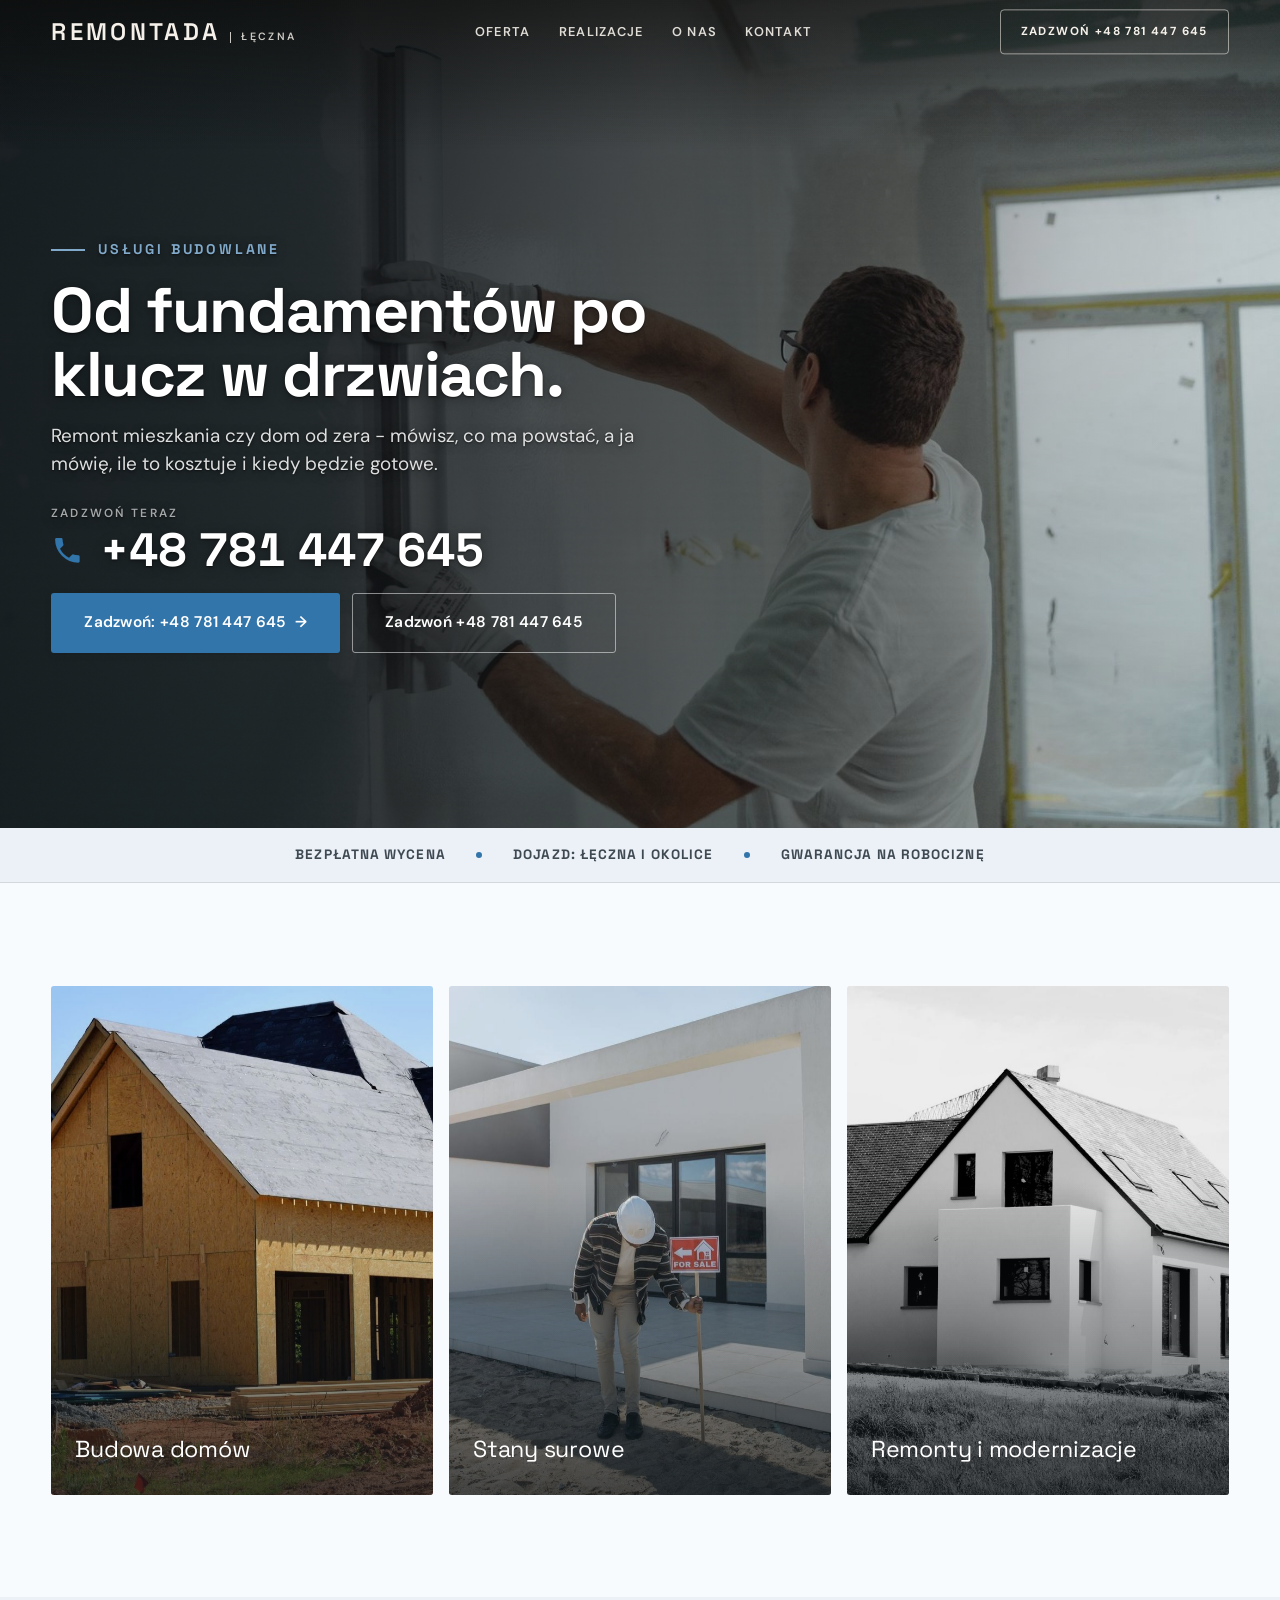
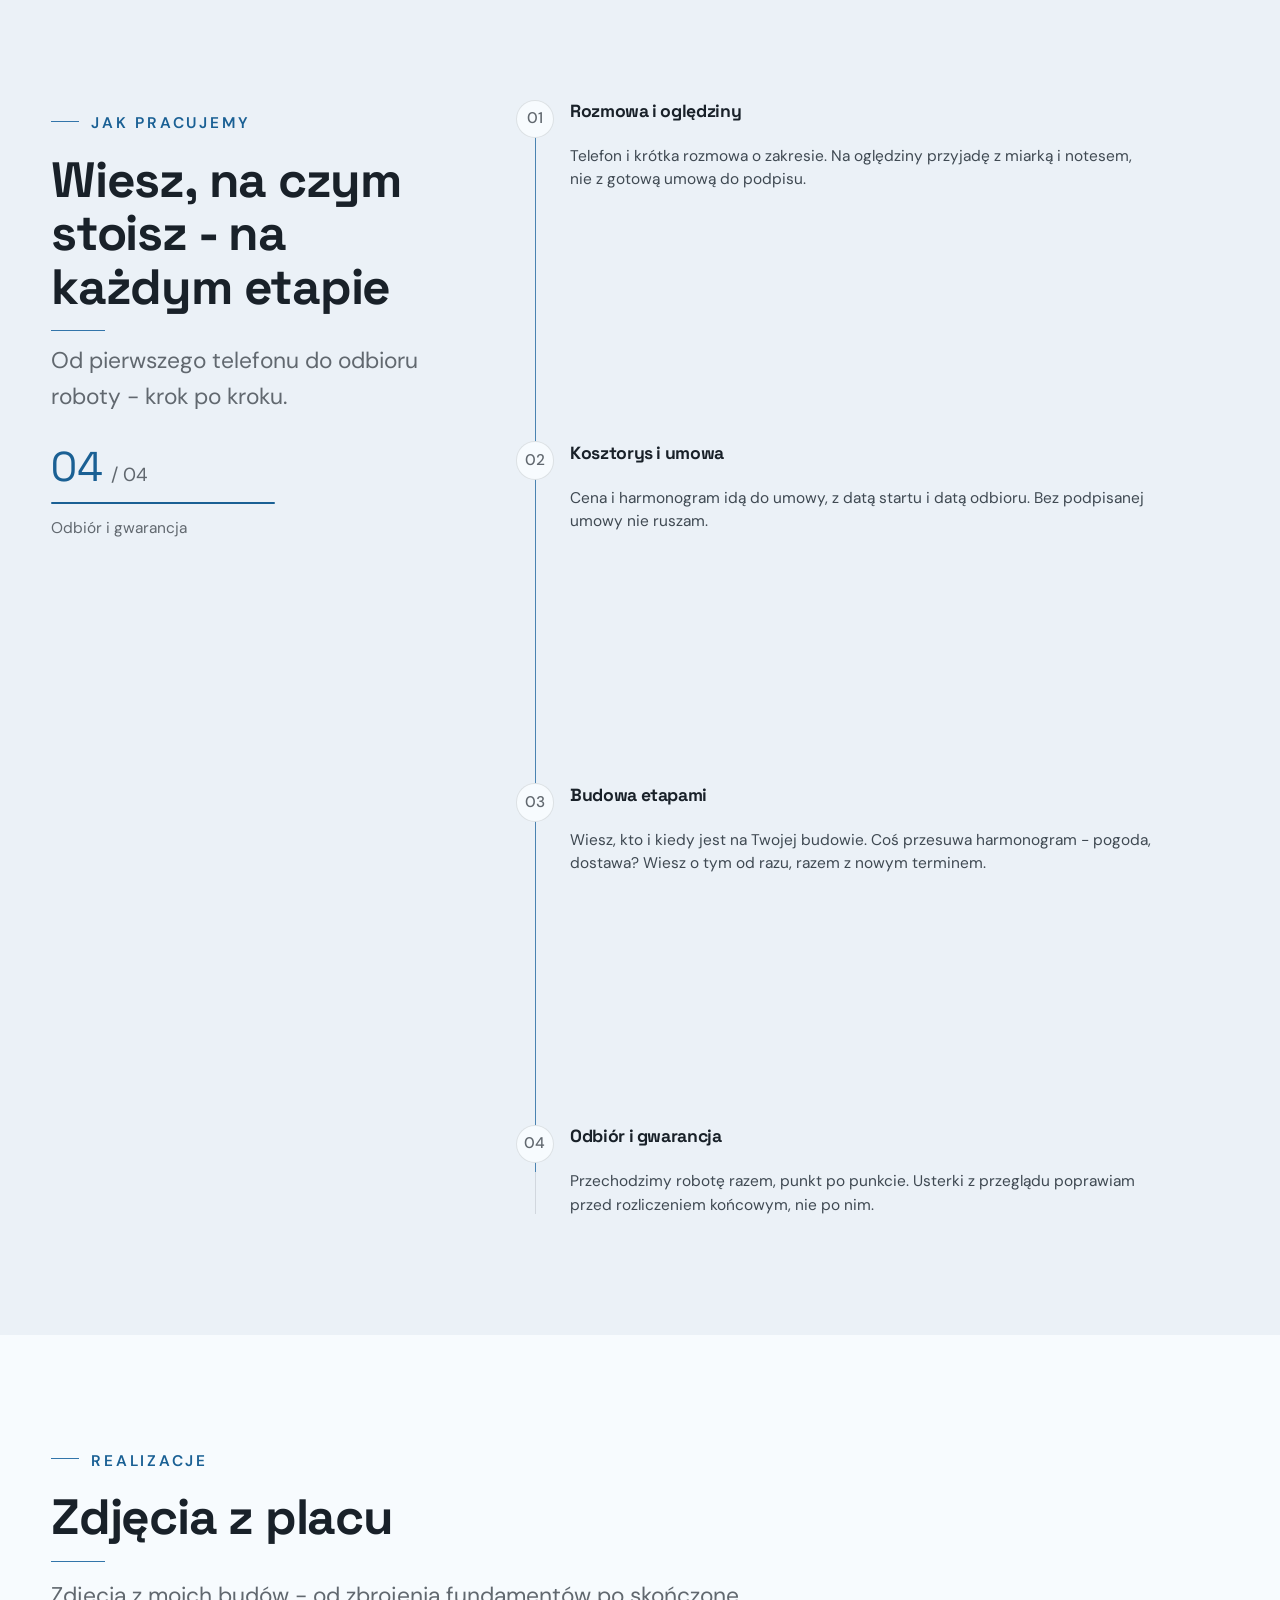
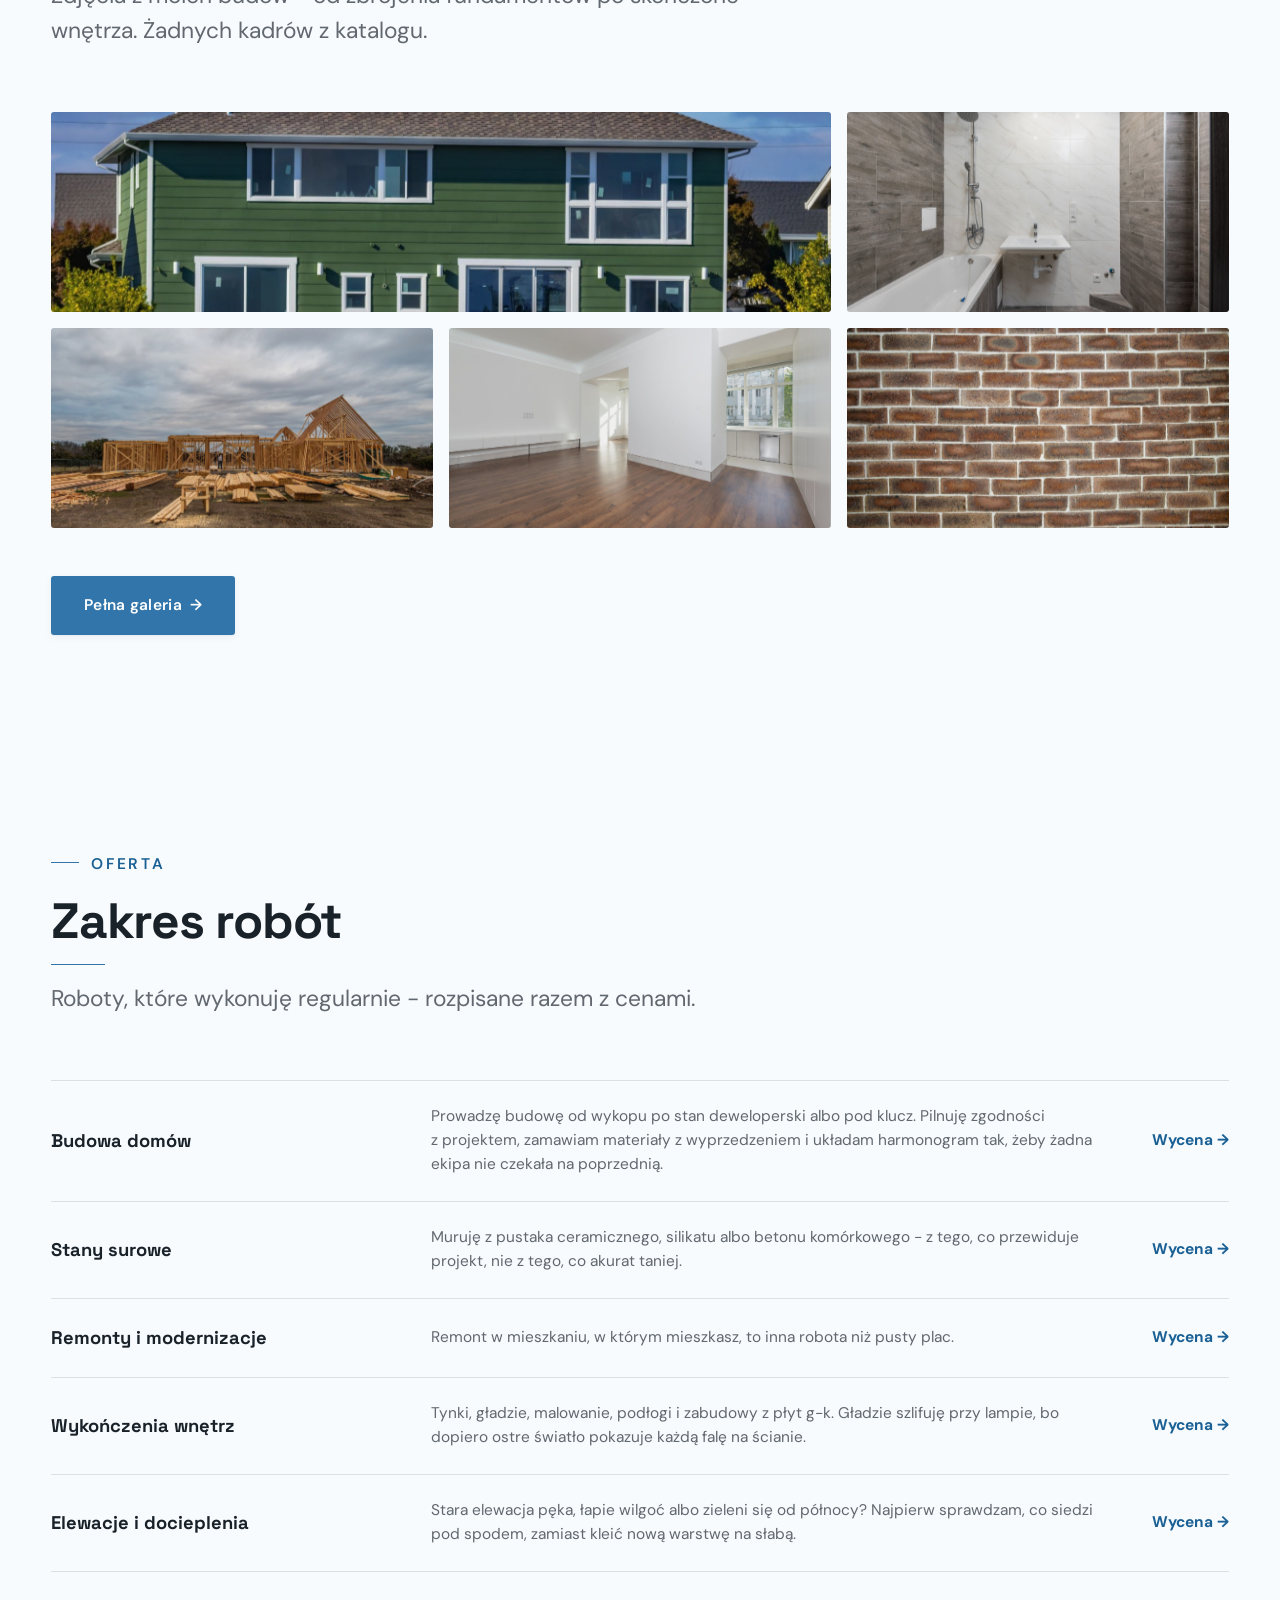
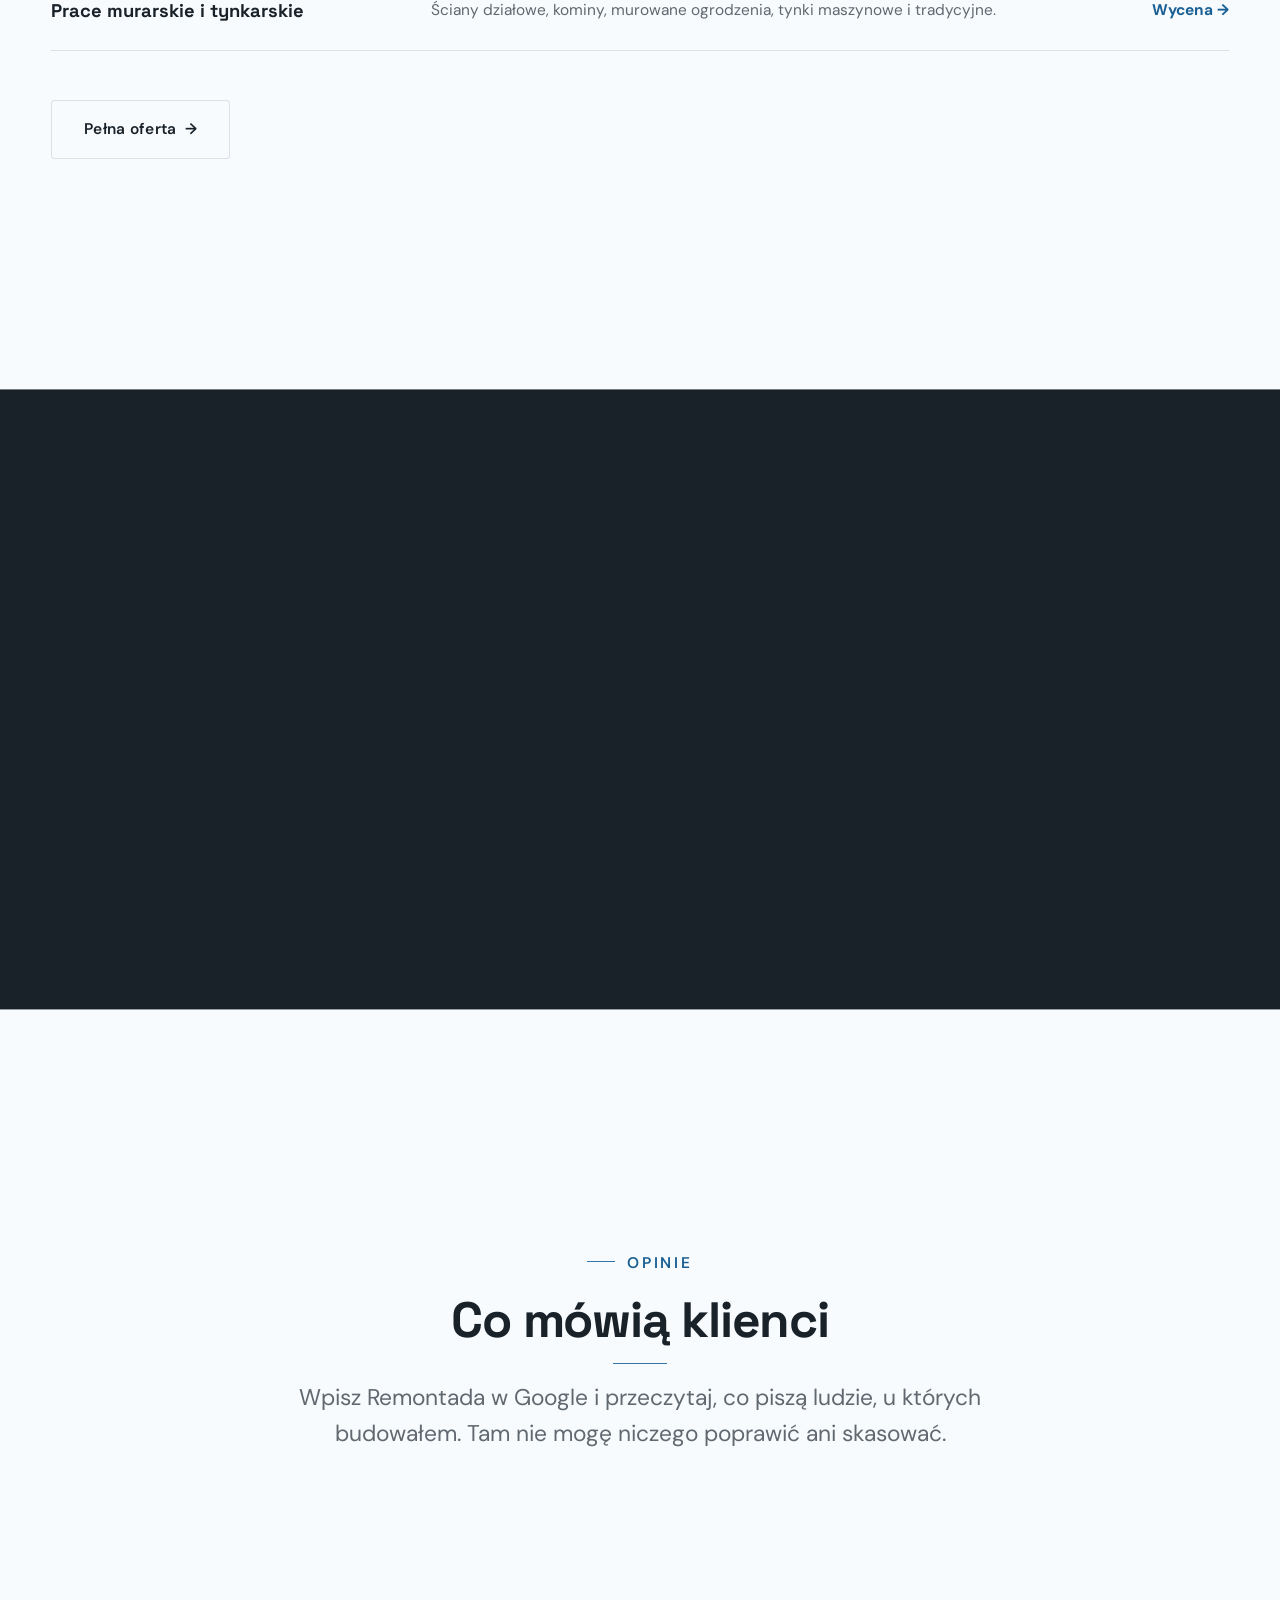
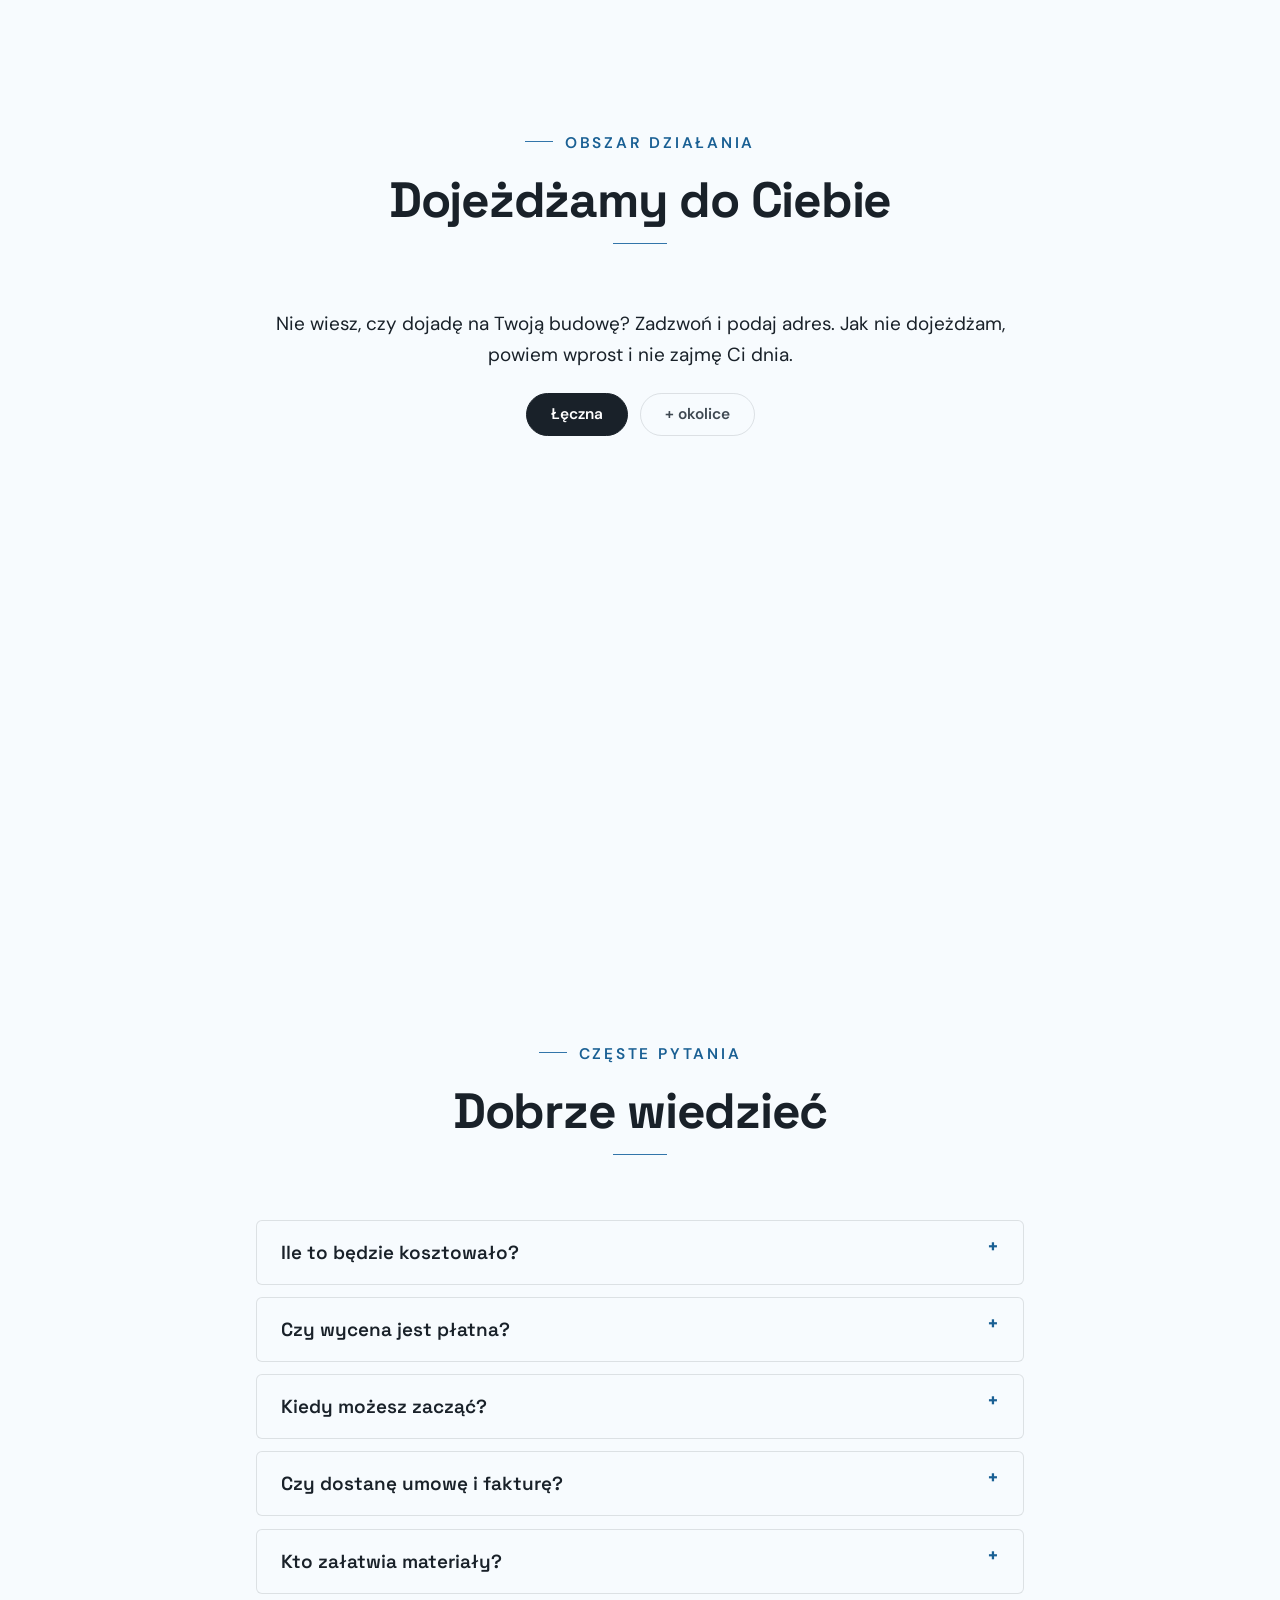
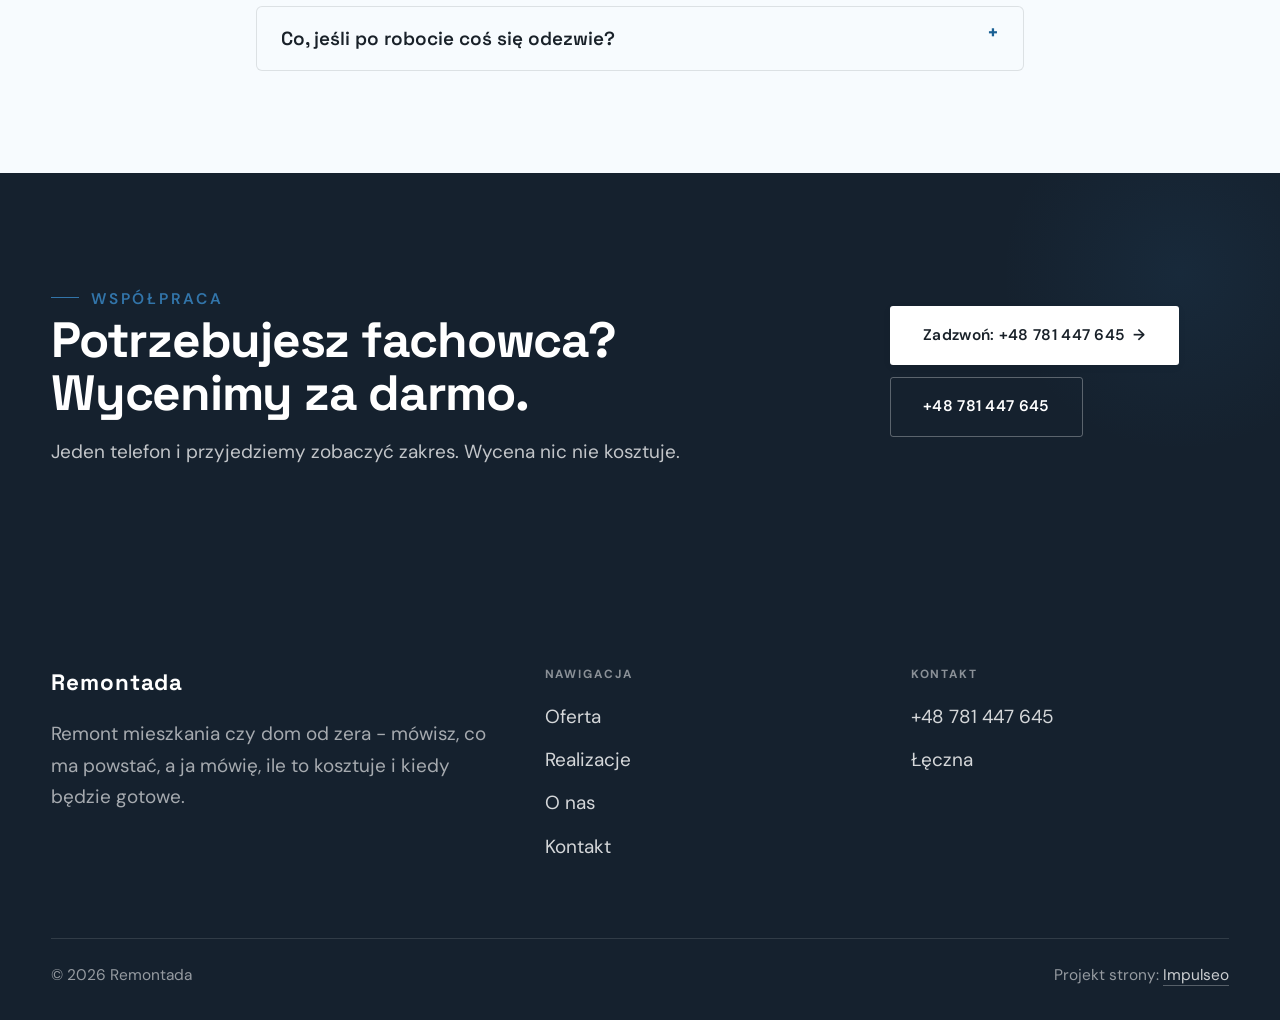
<file: index.html>
<!DOCTYPE html>
<html lang="pl">
<head>
<meta charset="UTF-8">
<meta name="viewport" content="width=device-width, initial-scale=1.0">
<title>Remontada - usługi budowlane</title>
<meta name="description" content="Firma budowlana w Łęcznej: budowa domów, stany surowe, remonty, wykończenia, elewacje. Kosztorys i termin na piśmie przed robotą. Zadzwoń: +48 781 447 645.">
<link rel="canonical" href="https://kris20032.github.io/remontada/">
<meta name="robots" content="noindex, nofollow">
<meta property="og:type" content="website">
<meta property="og:locale" content="pl_PL">
<meta property="og:site_name" content="Remontada">
<meta property="og:title" content="Remontada - usługi budowlane">
<meta property="og:description" content="Firma budowlana w Łęcznej: budowa domów, stany surowe, remonty, wykończenia, elewacje. Kosztorys i termin na piśmie przed robotą. Zadzwoń: +48 781 447 645.">
<meta property="og:url" content="https://kris20032.github.io/remontada/">
<meta property="og:image" content="https://kris20032.github.io/remontada/img/og.jpg">
<meta property="og:image:width" content="1200">
<meta property="og:image:height" content="630">
<meta name="twitter:card" content="summary_large_image">
<script type="application/ld+json">{"@context": "https://schema.org", "@type": "GeneralContractor", "name": "Remontada", "url": "https://kris20032.github.io/remontada/", "telephone": "+48781447645", "image": "https://kris20032.github.io/remontada/img/og.jpg", "areaServed": "Łęczna"}</script>
<link rel="preconnect" href="https://fonts.googleapis.com">
<link rel="preconnect" href="https://fonts.gstatic.com" crossorigin>
<link href="https://fonts.googleapis.com/css2?family=Space+Grotesk:wght@500;600;700&family=DM+Sans:opsz,wght@9..40,400;9..40,500;9..40,600&display=swap" rel="stylesheet">
<link rel="stylesheet" href="assets/styles.css?v=d3714c8b">
</head>
<body>

<header class="nav">
  <div class="wrap nav-inner">
    <a class="brand" href="index.html"><span class="name">Remontada</span><span class="sub">Łęczna</span></a>
    <nav class="nav-links">
      <a href="oferta.html">Oferta</a>
      <a href="realizacje.html">Realizacje</a>
      <a href="o-nas.html">O nas</a>
      <a href="kontakt.html">Kontakt</a>
      <a href="tel:+48781447645" class="btn btn-accent">Zadzwoń +48 781 447 645</a>
    </nav>
    <button class="nav-toggle" aria-label="Menu"><span></span><span></span><span></span></button>
  </div>
</header>

<main>
<section class="hero-fach">
  <img class="hf-photo" src="img/hero.jpg" fetchpriority="high" data-rotate="img/g14.jpg|img/g13.jpg" alt="Remontada" width="1880" height="1253">
  <div class="hf-panel">
    <div class="hf-inner">
      <span class="hf-kicker">Usługi budowlane</span>
      <h1 class="hf-title">Od fundamentów po klucz w drzwiach. <em></em></h1>
      <p class="hf-lead">Remont mieszkania czy dom od zera - mówisz, co ma powstać, a ja mówię, ile to kosztuje i kiedy będzie gotowe.</p>
      <a class="hf-phone" href="tel:+48781447645"><span class="hf-phone-lab">Zadzwoń teraz</span><span class="hf-phone-num"><svg class="ico-tel" width="16" height="16" viewBox="0 0 24 24" fill="none" aria-hidden="true"><path d="M6.6 10.8a15.5 15.5 0 0 0 6.6 6.6l2.2-2.2a1 1 0 0 1 1-.24 11.4 11.4 0 0 0 3.6.58 1 1 0 0 1 1 1V20a1 1 0 0 1-1 1A17 17 0 0 1 3 4a1 1 0 0 1 1-1h3.5a1 1 0 0 1 1 1c0 1.25.2 2.46.58 3.6a1 1 0 0 1-.25 1l-2.23 2.2Z" fill="currentColor"/></svg> +48 781 447 645</span></a>
      <div class="hf-actions">
        <a href="kontakt.html" class="btn btn-accent">Zadzwoń: +48 781 447 645 <span class="arr">→</span></a>
        <a href="tel:+48781447645" class="btn btn-ghost hf-ghost">Zadzwoń +48 781 447 645</a>
      </div>
    </div>
  </div>
</section>
<section class="fach-promise">
  <div class="wrap">
    <ul class="fp-row reveal"><li>Bezpłatna wycena</li><li>Dojazd: Łęczna i okolice</li><li>Gwarancja na robociznę</li></ul>
  </div>
</section>
<section class="gateways-band">
  <div class="wrap">
    <div class="gateways">
      <a href="oferta.html" class="gateway reveal"><img src="img/g1.jpg" alt="Budowa domów" loading="lazy" width="1600" height="1066" decoding="async"><span class="g-ttl">Budowa domów</span></a>
      <a href="oferta.html" class="gateway reveal"><img src="img/g2.jpg" alt="Stany surowe" loading="lazy" width="1600" height="1068" decoding="async"><span class="g-ttl">Stany surowe</span></a>
      <a href="oferta.html" class="gateway reveal"><img src="img/g3.jpg" alt="Remonty i modernizacje" loading="lazy" width="1600" height="1066" decoding="async"><span class="g-ttl">Remonty i modernizacje</span></a>
    </div>
  </div>
</section>
<section class="proces proces-os fachowcy">
  <div class="wrap proc-grid">
    <div class="proc-side">
      <div class="head reveal">
        <span class="eyebrow">Jak pracujemy</span>
        <h2>Wiesz, na czym stoisz - na każdym etapie</h2>
        <p>Od pierwszego telefonu do odbioru roboty - krok po kroku.</p>
      </div>
      <div class="proc-count" aria-hidden="true"><span class="pc-cur">01</span><span class="pc-all">/ 04</span></div>
      <div class="proc-bar" aria-hidden="true"><i></i></div>
      <p class="proc-now" aria-hidden="true">Rozmowa i oględziny</p>
    </div>
    <ol class="proces-line">
      <li class="reveal"><span class="pno">01</span><h3>Rozmowa i oględziny</h3><p>Telefon i krótka rozmowa o zakresie. Na oględziny przyjadę z miarką i notesem, nie z gotową umową do podpisu.</p></li>
      <li class="reveal"><span class="pno">02</span><h3>Kosztorys i umowa</h3><p>Cena i harmonogram idą do umowy, z datą startu i datą odbioru. Bez podpisanej umowy nie ruszam.</p></li>
      <li class="reveal"><span class="pno">03</span><h3>Budowa etapami</h3><p>Wiesz, kto i kiedy jest na Twojej budowie. Coś przesuwa harmonogram - pogoda, dostawa? Wiesz o tym od razu, razem z nowym terminem.</p></li>
      <li class="reveal"><span class="pno">04</span><h3>Odbiór i gwarancja</h3><p>Przechodzimy robotę razem, punkt po punkcie. Usterki z przeglądu poprawiam przed rozliczeniem końcowym, nie po nim.</p></li>
    </ol>
  </div>
</section>
<section>
  <div class="wrap">
    <div class="head reveal">
      <span class="eyebrow">Realizacje</span>
      <h2>Zdjęcia z placu</h2>
      <p>Zdjęcia z moich budów - od zbrojenia fundamentów po skończone wnętrza. Żadnych kadrów z katalogu.</p>
    </div>
    <div class="gallery">
      <div class="tile t-two3 reveal"><img src="img/g4.jpg" alt="Remontada" loading="lazy" width="1600" height="1066" decoding="async"></div>
      <div class="tile t-third reveal"><img src="img/g5.jpg" alt="Remontada" loading="lazy" width="1600" height="1068" decoding="async"></div>
      <div class="tile t-third reveal"><img src="img/g6.jpg" alt="Remontada" loading="lazy" width="1600" height="1066" decoding="async"></div>
      <div class="tile t-third reveal"><img src="img/g7.jpg" alt="Remontada" loading="lazy" width="1200" height="800" decoding="async"></div>
      <div class="tile t-third reveal"><img src="img/g8.jpg" alt="Remontada" loading="lazy" width="1600" height="1066" decoding="async"></div>
    </div>
    <div style="margin-top:var(--space-7)" class="reveal"><a href="realizacje.html" class="btn btn-accent">Pełna galeria <span class="arr">→</span></a></div>
  </div>
</section>
<section class="fach-uslugi">
  <div class="wrap">
    <div class="head reveal">
      <span class="eyebrow">Oferta</span>
      <h2>Zakres robót</h2>
      <p>Roboty, które wykonuję regularnie - rozpisane razem z cenami.</p>
    </div>
    <ul class="fu-list">
      <li class="fu-row reveal"><div class="fu-name">Budowa domów</div><div class="fu-desc">Prowadzę budowę od wykopu po stan deweloperski albo pod klucz. Pilnuję zgodności z projektem, zamawiam materiały z wyprzedzeniem i układam harmonogram tak, żeby żadna ekipa nie czekała na poprzednią.</div><a class="fu-cta" href="kontakt.html">Wycena <span class="arr">→</span></a></li>
      <li class="fu-row reveal"><div class="fu-name">Stany surowe</div><div class="fu-desc">Muruję z pustaka ceramicznego, silikatu albo betonu komórkowego - z tego, co przewiduje projekt, nie z tego, co akurat taniej.</div><a class="fu-cta" href="kontakt.html">Wycena <span class="arr">→</span></a></li>
      <li class="fu-row reveal"><div class="fu-name">Remonty i modernizacje</div><div class="fu-desc">Remont w mieszkaniu, w którym mieszkasz, to inna robota niż pusty plac.</div><a class="fu-cta" href="kontakt.html">Wycena <span class="arr">→</span></a></li>
      <li class="fu-row reveal"><div class="fu-name">Wykończenia wnętrz</div><div class="fu-desc">Tynki, gładzie, malowanie, podłogi i zabudowy z płyt g-k. Gładzie szlifuję przy lampie, bo dopiero ostre światło pokazuje każdą falę na ścianie.</div><a class="fu-cta" href="kontakt.html">Wycena <span class="arr">→</span></a></li>
      <li class="fu-row reveal"><div class="fu-name">Elewacje i docieplenia</div><div class="fu-desc">Stara elewacja pęka, łapie wilgoć albo zieleni się od północy? Najpierw sprawdzam, co siedzi pod spodem, zamiast kleić nową warstwę na słabą.</div><a class="fu-cta" href="kontakt.html">Wycena <span class="arr">→</span></a></li>
      <li class="fu-row reveal"><div class="fu-name">Prace murarskie i tynkarskie</div><div class="fu-desc">Ściany działowe, kominy, murowane ogrodzenia, tynki maszynowe i tradycyjne.</div><a class="fu-cta" href="kontakt.html">Wycena <span class="arr">→</span></a></li>
    </ul>
    <div style="margin-top:var(--space-7)" class="reveal"><a href="oferta.html" class="btn btn-ghost">Pełna oferta <span class="arr">→</span></a></div>
  </div>
</section>
<section class="stopklatka" aria-hidden="true">
  <div class="stk-bg" style="background-image:url(img/g9.jpg)"></div>
</section>
<section class="opinie op-fallback">
  <div class="wrap">
    <div class="head center reveal">
      <span class="eyebrow">Opinie</span>
      <h2>Co mówią klienci</h2>
      <p>Wpisz Remontada w Google i przeczytaj, co piszą ludzie, u których budowałem. Tam nie mogę niczego poprawić ani skasować.</p>
    </div>
  </div>
</section>
<section class="obszar">
  <div class="wrap">
    <div class="head center reveal">
      <span class="eyebrow">Obszar działania</span>
      <h2>Dojeżdżamy do Ciebie</h2>
    </div>
    <p class="obszar-txt reveal" style="text-align:center;max-width:60ch;margin:0 auto 1.4rem">Nie wiesz, czy dojadę na Twoją budowę? Zadzwoń i podaj adres. Jak nie dojeżdżam, powiem wprost i nie zajmę Ci dnia.</p>
    <ul class="obszar-list reveal"><li class="is-home">Łęczna</li><li>+ okolice</li></ul>
    <div class="obszar-mapa reveal" style="margin-top:var(--space-7)">
      <iframe title="Obszar działania - Łęczna i okolice" src="https://maps.google.com/maps?q=Remontada%20%C5%81%C4%99czna&amp;z=11&amp;output=embed" loading="lazy" referrerpolicy="no-referrer-when-downgrade" style="width:100%;height:clamp(280px,38vh,420px);border:0;display:block;border-radius:var(--r-md)"></iframe>
    </div>
  </div>
</section>
<section class="faq-klinika">
  <div class="wrap">
    <div class="head center reveal">
      <span class="eyebrow">Częste pytania</span>
      <h2>Dobrze wiedzieć</h2>
    </div>
    <div class="faq-list">
      <details class="faq-item reveal"><summary>Ile to będzie kosztowało?</summary><p>Zależy od zakresu i materiałów - dlatego najpierw jadę obejrzeć i zmierzyć, a dopiero potem liczę. Dostajesz kosztorys rozpisany na pozycje, nie jedną kwotę z sufitu.</p></details>
      <details class="faq-item reveal"><summary>Czy wycena jest płatna?</summary><p>Za obejrzenie placu i policzenie nie biorę pieniędzy. Płacisz za robotę, nie za kosztorys.</p></details>
      <details class="faq-item reveal"><summary>Kiedy możesz zacząć?</summary><p>Terminy ustawiam z wyprzedzeniem, bo budowę prowadzę do końca, zamiast żonglować kilkoma naraz. Zadzwoń - powiem, kiedy realnie mogę wejść.</p></details>
      <details class="faq-item reveal"><summary>Czy dostanę umowę i fakturę?</summary><p>Tak, zawsze. Faktury z budowy warto trzymać - przydają się przy kredycie hipotecznym i przy sprzedaży domu.</p></details>
      <details class="faq-item reveal"><summary>Kto załatwia materiały?</summary><p>Zwykle ja - mam sprawdzone hurtownie i rabaty wykonawcy, a wszystkie faktury zakupu widzisz. Wolisz kupić coś samodzielnie? Podam ilości i parametry, żebyś nie przepłacił.</p></details>
      <details class="faq-item reveal"><summary>Co, jeśli po robocie coś się odezwie?</summary><p>Pęknięcie na ścianie czy rysa przy oknie po roku to sprawa do naprawy, nie do dyskusji. Moja robota - moja poprawka, bez kombinowania.</p></details>
    </div>
  </div>
</section>
<section class="cta">
  <div class="wrap">
    <div class="reveal">
      <span class="eyebrow">Współpraca</span>
      <h2>Potrzebujesz fachowca? Wycenimy za darmo.</h2>
      <p>Jeden telefon i przyjedziemy zobaczyć zakres. Wycena nic nie kosztuje.</p>
    </div>
    <div class="cta-actions reveal">
      <a href="kontakt.html" class="btn btn-light">Zadzwoń: +48 781 447 645 <span class="arr">→</span></a>
      <a href="tel:+48781447645" class="btn btn-ghost btn-ghost-cta">+48 781 447 645</a>
    </div>
  </div>
</section>
</main>

<footer>
  <div class="wrap">
    <div class="foot-grid">
      <div class="foot-brand">
        <div class="name">Remontada</div>
        <p>Remont mieszkania czy dom od zera - mówisz, co ma powstać, a ja mówię, ile to kosztuje i kiedy będzie gotowe.</p>
      </div>
      <div class="foot-col">
        <h4>Nawigacja</h4>
        <a href="oferta.html">Oferta</a>
        <a href="realizacje.html">Realizacje</a>
        <a href="o-nas.html">O nas</a>
        <a href="kontakt.html">Kontakt</a>
      </div>
      <div class="foot-col">
        <h4>Kontakt</h4>
        <a href="tel:+48781447645">+48 781 447 645</a>
        <p>Łęczna</p>
      </div>
    </div>
    <div class="foot-bot">
      <span>© 2026 Remontada</span>
      <span>Projekt strony: <a class="foot-credit" href="https://impulseo.pl" target="_blank" rel="noopener">Impulseo</a></span>
    </div>
  </div>
</footer>
<div class="sticky-call"><a class="sc-call" href="tel:+48781447645"><svg class="ico-tel" width="16" height="16" viewBox="0 0 24 24" fill="none" aria-hidden="true"><path d="M6.6 10.8a15.5 15.5 0 0 0 6.6 6.6l2.2-2.2a1 1 0 0 1 1-.24 11.4 11.4 0 0 0 3.6.58 1 1 0 0 1 1 1V20a1 1 0 0 1-1 1A17 17 0 0 1 3 4a1 1 0 0 1 1-1h3.5a1 1 0 0 1 1 1c0 1.25.2 2.46.58 3.6a1 1 0 0 1-.25 1l-2.23 2.2Z" fill="currentColor"/></svg> Zadzwoń</a><a class="sc-quote" href="kontakt.html">Zadzwoń: +48 781 447 645</a></div>
<div class="demo-wazne" data-do="2026-10-21" data-cykl="3" hidden><svg class="dw-ico" width="13" height="13" viewBox="0 0 24 24" fill="none" aria-hidden="true"><circle cx="12" cy="12" r="8.6" stroke="currentColor" stroke-width="1.8"/><path d="M12 7.2V12l3.3 2" stroke="currentColor" stroke-width="1.8" stroke-linecap="round"/></svg><span class="dw-txt"></span></div>

<script src="assets/main.js"></script>
</body>
</html>
</file>
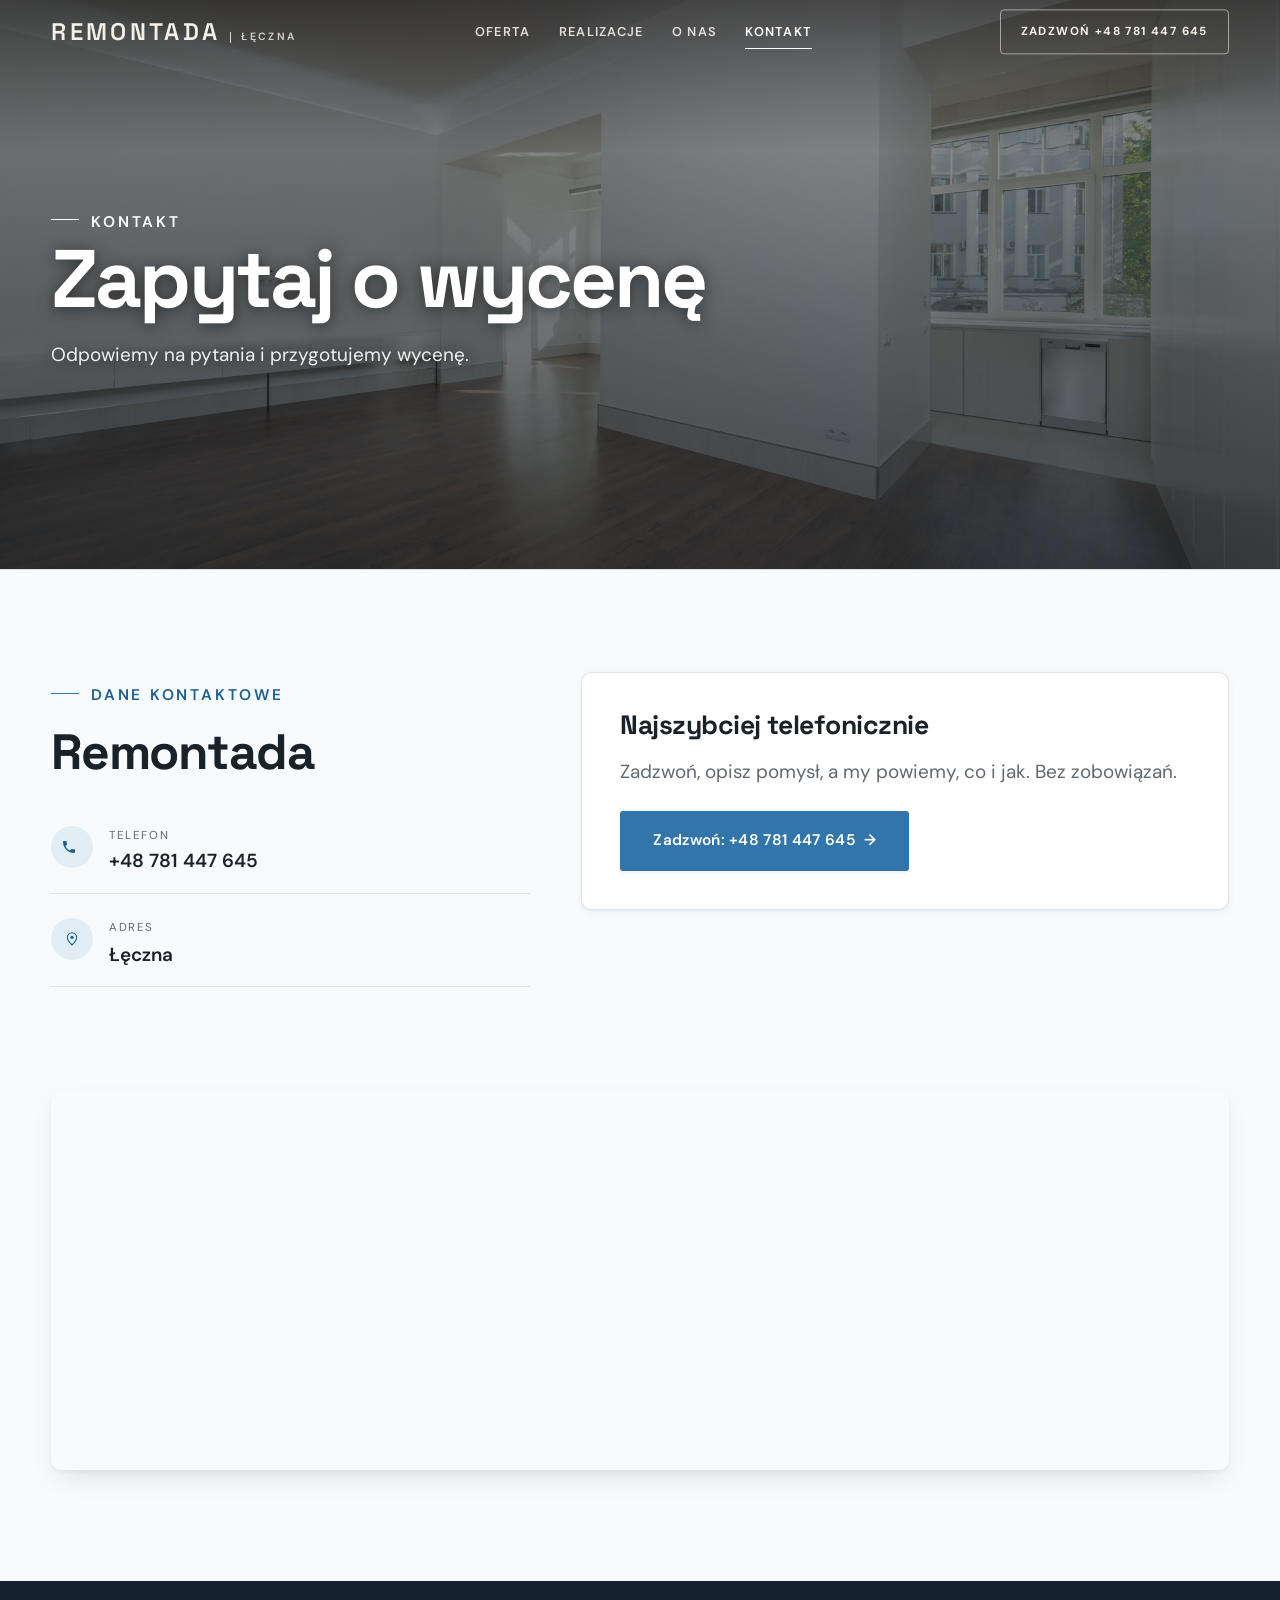
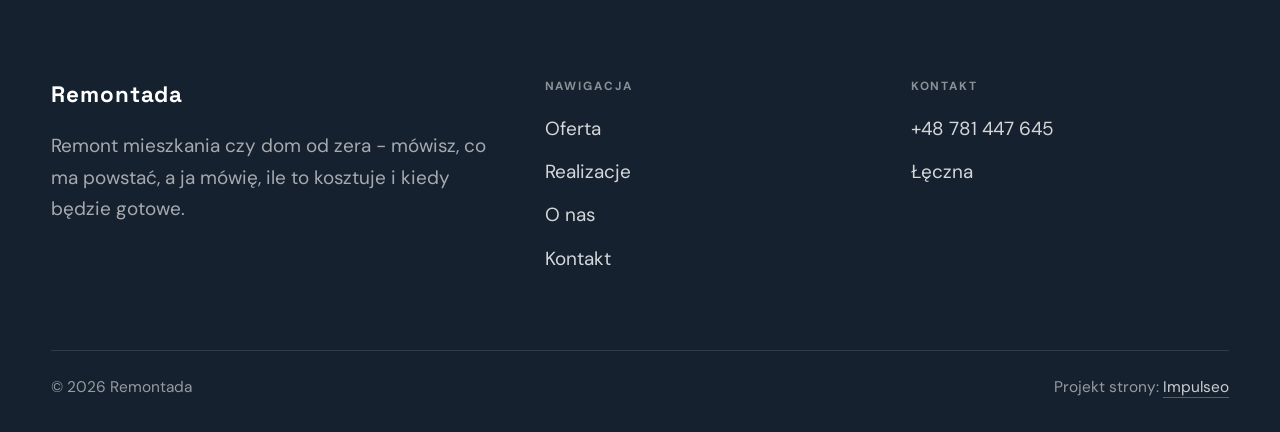
<file: kontakt.html>
<!DOCTYPE html>
<html lang="pl">
<head>
<meta charset="UTF-8">
<meta name="viewport" content="width=device-width, initial-scale=1.0">
<title>Kontakt - Remontada</title>
<meta name="description" content="Kontakt Remontada - Łęczna">
<link rel="canonical" href="https://kris20032.github.io/remontada/kontakt.html">
<meta name="robots" content="noindex, nofollow">
<meta property="og:type" content="website">
<meta property="og:locale" content="pl_PL">
<meta property="og:site_name" content="Remontada">
<meta property="og:title" content="Kontakt - Remontada">
<meta property="og:description" content="Kontakt Remontada - Łęczna">
<meta property="og:url" content="https://kris20032.github.io/remontada/kontakt.html">
<meta property="og:image" content="https://kris20032.github.io/remontada/img/og.jpg">
<meta property="og:image:width" content="1200">
<meta property="og:image:height" content="630">
<meta name="twitter:card" content="summary_large_image">
<link rel="preconnect" href="https://fonts.googleapis.com">
<link rel="preconnect" href="https://fonts.gstatic.com" crossorigin>
<link href="https://fonts.googleapis.com/css2?family=Space+Grotesk:wght@500;600;700&family=DM+Sans:opsz,wght@9..40,400;9..40,500;9..40,600&display=swap" rel="stylesheet">
<link rel="stylesheet" href="assets/styles.css?v=d3714c8b">
</head>
<body>

<header class="nav">
  <div class="wrap nav-inner">
    <a class="brand" href="index.html"><span class="name">Remontada</span><span class="sub">Łęczna</span></a>
    <nav class="nav-links">
      <a href="oferta.html">Oferta</a>
      <a href="realizacje.html">Realizacje</a>
      <a href="o-nas.html">O nas</a>
      <a href="kontakt.html" class="active" aria-current="page">Kontakt</a>
      <a href="tel:+48781447645" class="btn btn-accent">Zadzwoń +48 781 447 645</a>
    </nav>
    <button class="nav-toggle" aria-label="Menu"><span></span><span></span><span></span></button>
  </div>
</header>

<main>
<section class="pagehead">
  <img src="img/g7.jpg" alt="Remontada - Zapytaj o wycenę" width="1200" height="800" decoding="async">
  <div class="wrap">
    <span class="eyebrow">Kontakt</span>
    <h1>Zapytaj o wycenę</h1>
    <p>Odpowiemy na pytania i przygotujemy wycenę.</p>
  </div>
</section>
<section>
  <div class="wrap contact-grid">
    <div class="reveal">
      <span class="eyebrow">Dane kontaktowe</span>
      <h2 style="margin:var(--space-4) 0 var(--space-6)">Remontada</h2>
      <div class="info-list">
        <div class="info-row"><div class="ic"><svg class="ico-tel" width="16" height="16" viewBox="0 0 24 24" fill="none" aria-hidden="true"><path d="M6.6 10.8a15.5 15.5 0 0 0 6.6 6.6l2.2-2.2a1 1 0 0 1 1-.24 11.4 11.4 0 0 0 3.6.58 1 1 0 0 1 1 1V20a1 1 0 0 1-1 1A17 17 0 0 1 3 4a1 1 0 0 1 1-1h3.5a1 1 0 0 1 1 1c0 1.25.2 2.46.58 3.6a1 1 0 0 1-.25 1l-2.23 2.2Z" fill="currentColor"/></svg></div><div><div class="lbl">Telefon</div><a class="val" href="tel:+48781447645">+48 781 447 645</a></div></div>
        <div class="info-row"><div class="ic"><svg class="ico-pin" width="16" height="16" viewBox="0 0 24 24" fill="none" aria-hidden="true"><path d="M12 21s7-6.1 7-11.5A7 7 0 0 0 5 9.5C5 14.9 12 21 12 21Z" stroke="currentColor" stroke-width="1.6" fill="none"/><circle cx="12" cy="9.5" r="2.4" fill="currentColor"/></svg></div><div><div class="lbl">Adres</div><div class="val">Łęczna</div></div></div>
      </div>
    </div>
    <div class="reveal">
      <div class="form">
        <h3 style="margin-bottom:var(--space-4)">Najszybciej telefonicznie</h3>
        <p class="muted" style="margin-bottom:var(--space-5)">Zadzwoń, opisz pomysł, a my powiemy, co i jak. Bez zobowiązań.</p>
        <a href="tel:+48781447645" class="btn btn-accent" style="justify-content:center">Zadzwoń: +48 781 447 645 <span class="arr">→</span></a>
      </div>
    </div>
  </div>
</section>
<section style="padding-top:0">
  <div class="wrap reveal">
    <iframe class="map" title="Remontada - Łęczna" src="https://maps.google.com/maps?q=Remontada%20%C5%81%C4%99czna&z=15&output=embed" loading="lazy" referrerpolicy="no-referrer-when-downgrade"></iframe>
  </div>
</section>
</main>

<footer>
  <div class="wrap">
    <div class="foot-grid">
      <div class="foot-brand">
        <div class="name">Remontada</div>
        <p>Remont mieszkania czy dom od zera - mówisz, co ma powstać, a ja mówię, ile to kosztuje i kiedy będzie gotowe.</p>
      </div>
      <div class="foot-col">
        <h4>Nawigacja</h4>
        <a href="oferta.html">Oferta</a>
        <a href="realizacje.html">Realizacje</a>
        <a href="o-nas.html">O nas</a>
        <a href="kontakt.html">Kontakt</a>
      </div>
      <div class="foot-col">
        <h4>Kontakt</h4>
        <a href="tel:+48781447645">+48 781 447 645</a>
        <p>Łęczna</p>
      </div>
    </div>
    <div class="foot-bot">
      <span>© 2026 Remontada</span>
      <span>Projekt strony: <a class="foot-credit" href="https://impulseo.pl" target="_blank" rel="noopener">Impulseo</a></span>
    </div>
  </div>
</footer>
<div class="sticky-call"><a class="sc-call" href="tel:+48781447645"><svg class="ico-tel" width="16" height="16" viewBox="0 0 24 24" fill="none" aria-hidden="true"><path d="M6.6 10.8a15.5 15.5 0 0 0 6.6 6.6l2.2-2.2a1 1 0 0 1 1-.24 11.4 11.4 0 0 0 3.6.58 1 1 0 0 1 1 1V20a1 1 0 0 1-1 1A17 17 0 0 1 3 4a1 1 0 0 1 1-1h3.5a1 1 0 0 1 1 1c0 1.25.2 2.46.58 3.6a1 1 0 0 1-.25 1l-2.23 2.2Z" fill="currentColor"/></svg> Zadzwoń</a><a class="sc-quote" href="kontakt.html">Zadzwoń: +48 781 447 645</a></div>
<div class="demo-wazne" data-do="2026-10-21" data-cykl="3" hidden><svg class="dw-ico" width="13" height="13" viewBox="0 0 24 24" fill="none" aria-hidden="true"><circle cx="12" cy="12" r="8.6" stroke="currentColor" stroke-width="1.8"/><path d="M12 7.2V12l3.3 2" stroke="currentColor" stroke-width="1.8" stroke-linecap="round"/></svg><span class="dw-txt"></span></div>

<script src="assets/main.js"></script>
</body>
</html>
</file>
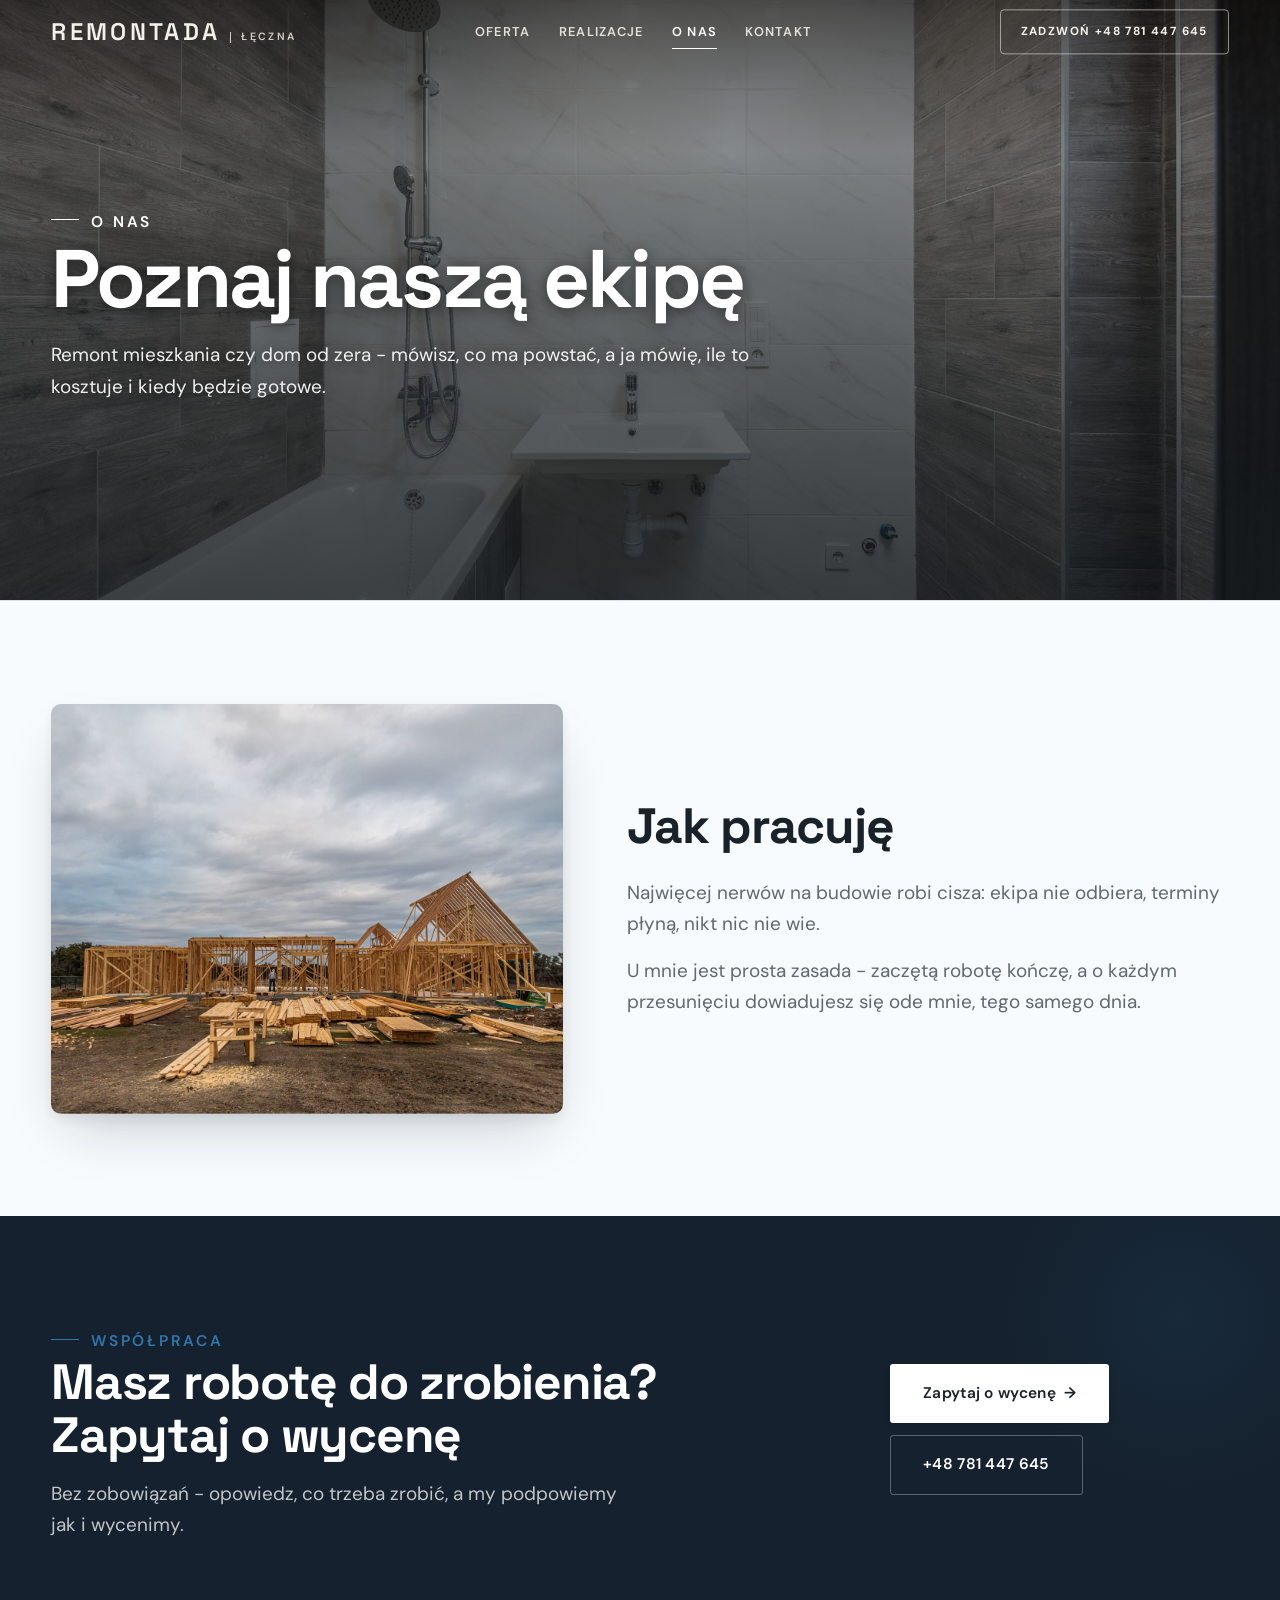
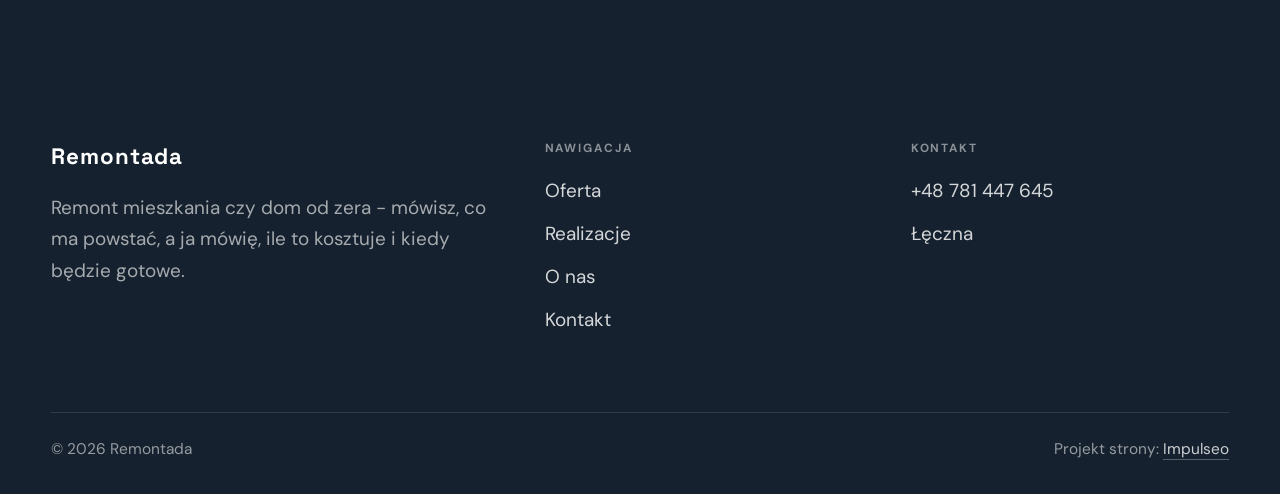
<file: o-nas.html>
<!DOCTYPE html>
<html lang="pl">
<head>
<meta charset="UTF-8">
<meta name="viewport" content="width=device-width, initial-scale=1.0">
<title>O nas - Remontada</title>
<meta name="description" content="Firma budowlana w Łęcznej: budowa domów, stany surowe, remonty, wykończenia, elewacje. Kosztorys i termin na piśmie przed robotą. Zadzwoń: +48 781 447 645.">
<link rel="canonical" href="https://kris20032.github.io/remontada/o-nas.html">
<meta name="robots" content="noindex, nofollow">
<meta property="og:type" content="website">
<meta property="og:locale" content="pl_PL">
<meta property="og:site_name" content="Remontada">
<meta property="og:title" content="O nas - Remontada">
<meta property="og:description" content="Firma budowlana w Łęcznej: budowa domów, stany surowe, remonty, wykończenia, elewacje. Kosztorys i termin na piśmie przed robotą. Zadzwoń: +48 781 447 645.">
<meta property="og:url" content="https://kris20032.github.io/remontada/o-nas.html">
<meta property="og:image" content="https://kris20032.github.io/remontada/img/og.jpg">
<meta property="og:image:width" content="1200">
<meta property="og:image:height" content="630">
<meta name="twitter:card" content="summary_large_image">
<link rel="preconnect" href="https://fonts.googleapis.com">
<link rel="preconnect" href="https://fonts.gstatic.com" crossorigin>
<link href="https://fonts.googleapis.com/css2?family=Space+Grotesk:wght@500;600;700&family=DM+Sans:opsz,wght@9..40,400;9..40,500;9..40,600&display=swap" rel="stylesheet">
<link rel="stylesheet" href="assets/styles.css?v=d3714c8b">
</head>
<body>

<header class="nav">
  <div class="wrap nav-inner">
    <a class="brand" href="index.html"><span class="name">Remontada</span><span class="sub">Łęczna</span></a>
    <nav class="nav-links">
      <a href="oferta.html">Oferta</a>
      <a href="realizacje.html">Realizacje</a>
      <a href="o-nas.html" class="active" aria-current="page">O nas</a>
      <a href="kontakt.html">Kontakt</a>
      <a href="tel:+48781447645" class="btn btn-accent">Zadzwoń +48 781 447 645</a>
    </nav>
    <button class="nav-toggle" aria-label="Menu"><span></span><span></span><span></span></button>
  </div>
</header>

<main>
<section class="pagehead">
  <img src="img/g5.jpg" alt="Remontada - Poznaj naszą ekipę" width="1600" height="1068" decoding="async">
  <div class="wrap">
    <span class="eyebrow">O nas</span>
    <h1>Poznaj naszą ekipę</h1>
    <p>Remont mieszkania czy dom od zera - mówisz, co ma powstać, a ja mówię, ile to kosztuje i kiedy będzie gotowe.</p>
  </div>
</section>
<section>
  <div class="wrap split">
    <div class="split-art reveal"><img src="img/g6.jpg" alt="Remontada" loading="lazy" width="1600" height="1066" decoding="async"></div>
    <div class="split-copy reveal">
      <h2>Jak pracuję</h2>
      <p class="muted">Najwięcej nerwów na budowie robi cisza: ekipa nie odbiera, terminy płyną, nikt nic nie wie.</p>
      <p class="muted">U mnie jest prosta zasada - zaczętą robotę kończę, a o każdym przesunięciu dowiadujesz się ode mnie, tego samego dnia.</p>
    </div>
  </div>
</section>


<section class="cta">
  <div class="wrap">
    <div class="reveal">
      <span class="eyebrow">Współpraca</span>
      <h2>Masz robotę do zrobienia? Zapytaj o wycenę</h2>
      <p>Bez zobowiązań - opowiedz, co trzeba zrobić, a my podpowiemy jak i wycenimy.</p>
    </div>
    <div class="cta-actions reveal">
      <a href="kontakt.html" class="btn btn-light">Zapytaj o wycenę <span class="arr">→</span></a>
      <a href="tel:+48781447645" class="btn btn-ghost btn-ghost-cta">+48 781 447 645</a>
    </div>
  </div>
</section>
</main>

<footer>
  <div class="wrap">
    <div class="foot-grid">
      <div class="foot-brand">
        <div class="name">Remontada</div>
        <p>Remont mieszkania czy dom od zera - mówisz, co ma powstać, a ja mówię, ile to kosztuje i kiedy będzie gotowe.</p>
      </div>
      <div class="foot-col">
        <h4>Nawigacja</h4>
        <a href="oferta.html">Oferta</a>
        <a href="realizacje.html">Realizacje</a>
        <a href="o-nas.html">O nas</a>
        <a href="kontakt.html">Kontakt</a>
      </div>
      <div class="foot-col">
        <h4>Kontakt</h4>
        <a href="tel:+48781447645">+48 781 447 645</a>
        <p>Łęczna</p>
      </div>
    </div>
    <div class="foot-bot">
      <span>© 2026 Remontada</span>
      <span>Projekt strony: <a class="foot-credit" href="https://impulseo.pl" target="_blank" rel="noopener">Impulseo</a></span>
    </div>
  </div>
</footer>
<div class="sticky-call"><a class="sc-call" href="tel:+48781447645"><svg class="ico-tel" width="16" height="16" viewBox="0 0 24 24" fill="none" aria-hidden="true"><path d="M6.6 10.8a15.5 15.5 0 0 0 6.6 6.6l2.2-2.2a1 1 0 0 1 1-.24 11.4 11.4 0 0 0 3.6.58 1 1 0 0 1 1 1V20a1 1 0 0 1-1 1A17 17 0 0 1 3 4a1 1 0 0 1 1-1h3.5a1 1 0 0 1 1 1c0 1.25.2 2.46.58 3.6a1 1 0 0 1-.25 1l-2.23 2.2Z" fill="currentColor"/></svg> Zadzwoń</a><a class="sc-quote" href="kontakt.html">Zadzwoń: +48 781 447 645</a></div>
<div class="demo-wazne" data-do="2026-10-21" data-cykl="3" hidden><svg class="dw-ico" width="13" height="13" viewBox="0 0 24 24" fill="none" aria-hidden="true"><circle cx="12" cy="12" r="8.6" stroke="currentColor" stroke-width="1.8"/><path d="M12 7.2V12l3.3 2" stroke="currentColor" stroke-width="1.8" stroke-linecap="round"/></svg><span class="dw-txt"></span></div>

<script src="assets/main.js"></script>
</body>
</html>
</file>
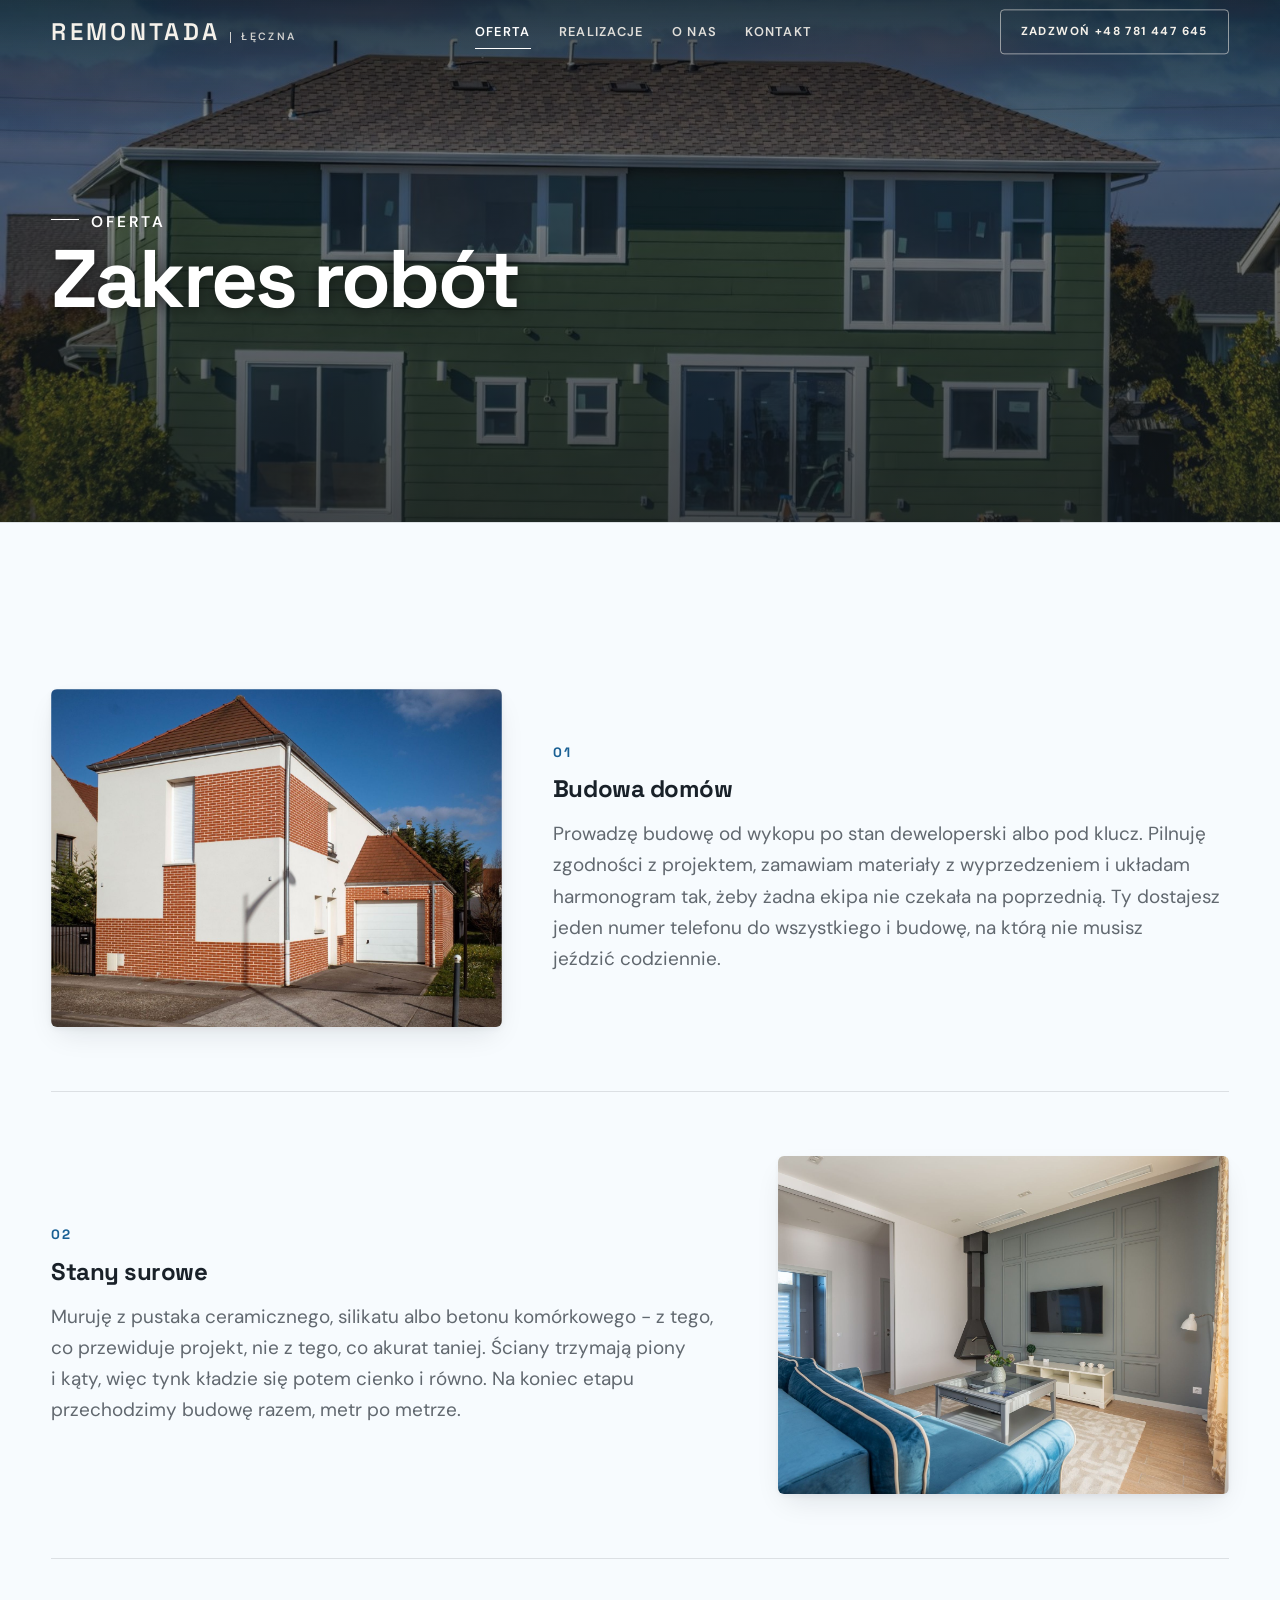
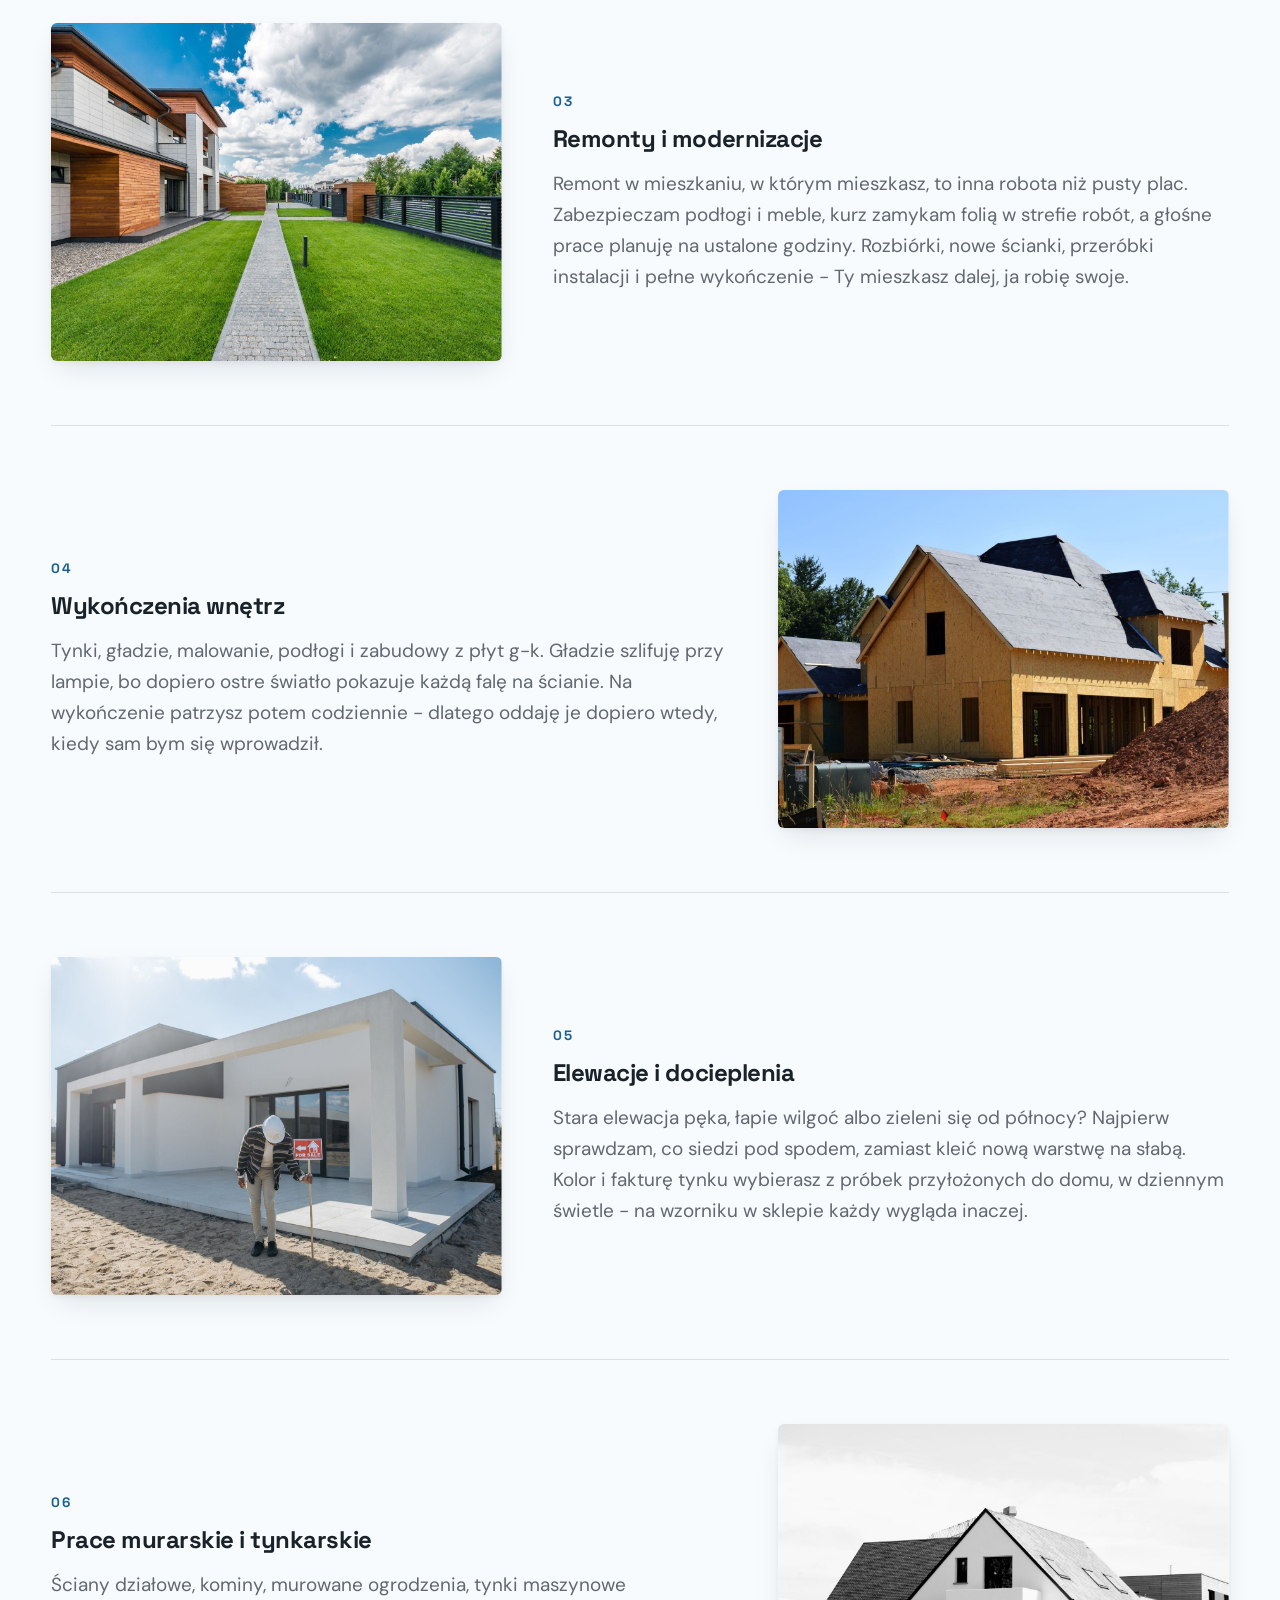
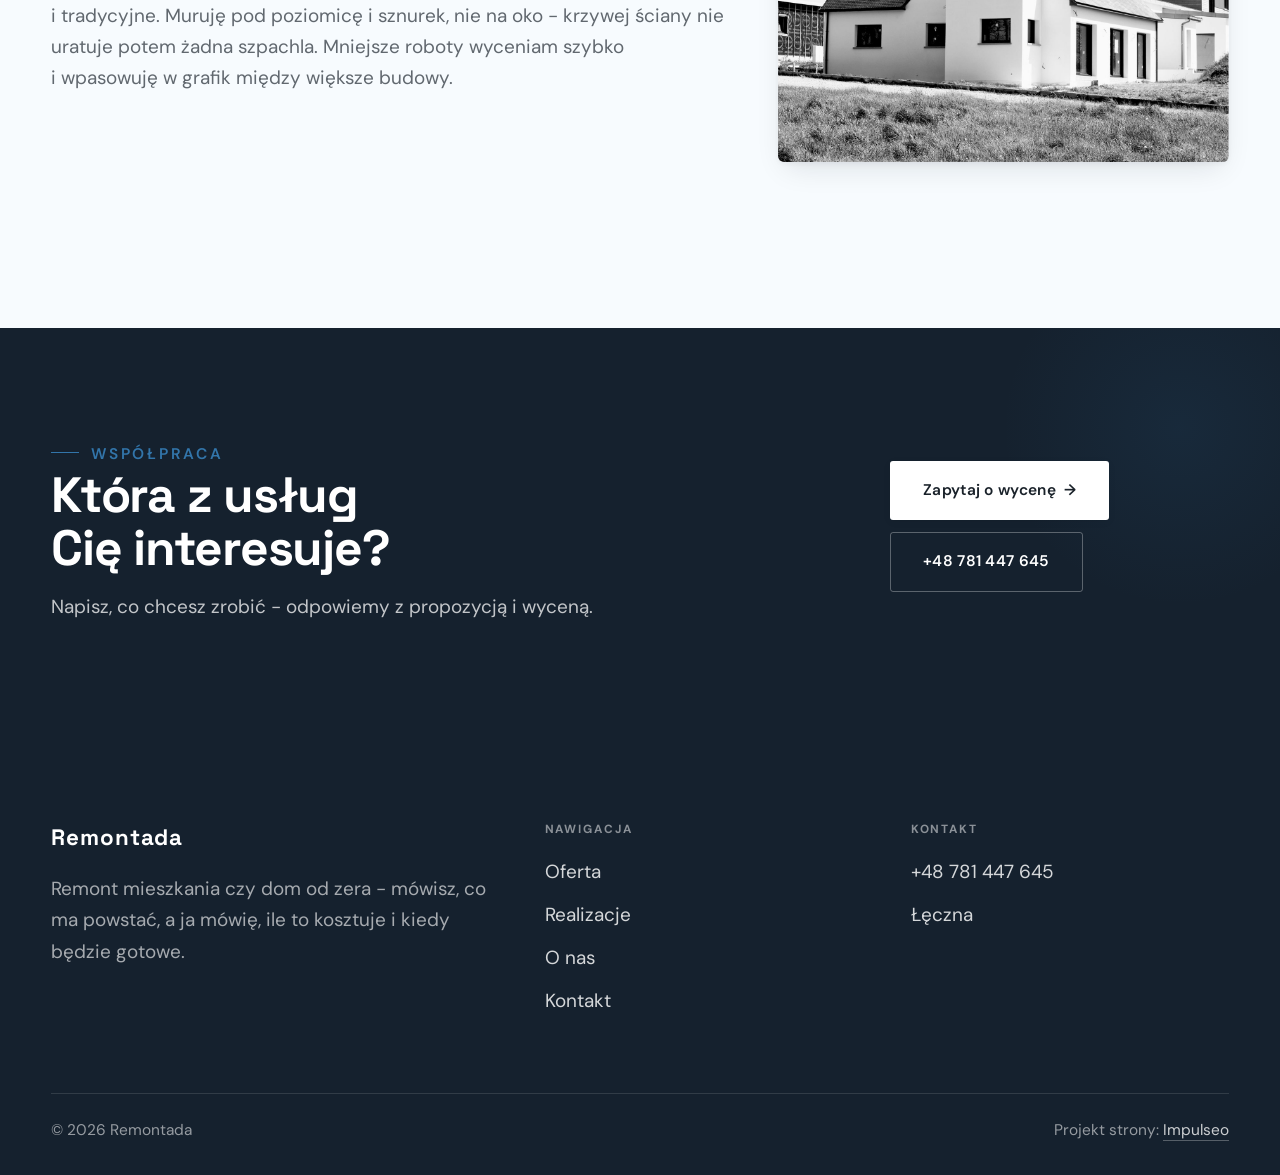
<file: oferta.html>
<!DOCTYPE html>
<html lang="pl">
<head>
<meta charset="UTF-8">
<meta name="viewport" content="width=device-width, initial-scale=1.0">
<title>Oferta - Remontada</title>
<meta name="description" content="Firma budowlana w Łęcznej: budowa domów, stany surowe, remonty, wykończenia, elewacje. Kosztorys i termin na piśmie przed robotą. Zadzwoń: +48 781 447 645.">
<link rel="canonical" href="https://kris20032.github.io/remontada/oferta.html">
<meta name="robots" content="noindex, nofollow">
<meta property="og:type" content="website">
<meta property="og:locale" content="pl_PL">
<meta property="og:site_name" content="Remontada">
<meta property="og:title" content="Oferta - Remontada">
<meta property="og:description" content="Firma budowlana w Łęcznej: budowa domów, stany surowe, remonty, wykończenia, elewacje. Kosztorys i termin na piśmie przed robotą. Zadzwoń: +48 781 447 645.">
<meta property="og:url" content="https://kris20032.github.io/remontada/oferta.html">
<meta property="og:image" content="https://kris20032.github.io/remontada/img/og.jpg">
<meta property="og:image:width" content="1200">
<meta property="og:image:height" content="630">
<meta name="twitter:card" content="summary_large_image">
<link rel="preconnect" href="https://fonts.googleapis.com">
<link rel="preconnect" href="https://fonts.gstatic.com" crossorigin>
<link href="https://fonts.googleapis.com/css2?family=Space+Grotesk:wght@500;600;700&family=DM+Sans:opsz,wght@9..40,400;9..40,500;9..40,600&display=swap" rel="stylesheet">
<link rel="stylesheet" href="assets/styles.css?v=d3714c8b">
</head>
<body>

<header class="nav">
  <div class="wrap nav-inner">
    <a class="brand" href="index.html"><span class="name">Remontada</span><span class="sub">Łęczna</span></a>
    <nav class="nav-links">
      <a href="oferta.html" class="active" aria-current="page">Oferta</a>
      <a href="realizacje.html">Realizacje</a>
      <a href="o-nas.html">O nas</a>
      <a href="kontakt.html">Kontakt</a>
      <a href="tel:+48781447645" class="btn btn-accent">Zadzwoń +48 781 447 645</a>
    </nav>
    <button class="nav-toggle" aria-label="Menu"><span></span><span></span><span></span></button>
  </div>
</header>

<main>
<section class="pagehead">
  <img src="img/g4.jpg" alt="Remontada - Zakres robót" width="1600" height="1066" decoding="async">
  <div class="wrap">
    <span class="eyebrow">Oferta</span>
    <h1>Zakres robót</h1>
  </div>
</section>
<section>
  <div class="wrap">
    <div class="svc-row reveal">
      <div class="svc-row-art"><img src="img/g11.jpg" alt="Budowa domów" loading="lazy" width="1600" height="1066" decoding="async"></div>
      <div>
        <span class="num">01</span>
        <h3>Budowa domów</h3>
        <p class="muted">Prowadzę budowę od wykopu po stan deweloperski albo pod klucz. Pilnuję zgodności z projektem, zamawiam materiały z wyprzedzeniem i układam harmonogram tak, żeby żadna ekipa nie czekała na poprzednią. Ty dostajesz jeden numer telefonu do wszystkiego i budowę, na którą nie musisz jeździć codziennie.</p>
      </div>
    </div>
    <div class="svc-row rev reveal">
      <div class="svc-row-art"><img src="img/g12.jpg" alt="Stany surowe" loading="lazy" width="1600" height="1065" decoding="async"></div>
      <div>
        <span class="num">02</span>
        <h3>Stany surowe</h3>
        <p class="muted">Muruję z pustaka ceramicznego, silikatu albo betonu komórkowego - z tego, co przewiduje projekt, nie z tego, co akurat taniej. Ściany trzymają piony i kąty, więc tynk kładzie się potem cienko i równo. Na koniec etapu przechodzimy budowę razem, metr po metrze.</p>
      </div>
    </div>
    <div class="svc-row reveal">
      <div class="svc-row-art"><img src="img/about.jpg" alt="Remonty i modernizacje" loading="lazy" width="1600" height="1068" decoding="async"></div>
      <div>
        <span class="num">03</span>
        <h3>Remonty i modernizacje</h3>
        <p class="muted">Remont w mieszkaniu, w którym mieszkasz, to inna robota niż pusty plac. Zabezpieczam podłogi i meble, kurz zamykam folią w strefie robót, a głośne prace planuję na ustalone godziny. Rozbiórki, nowe ścianki, przeróbki instalacji i pełne wykończenie - Ty mieszkasz dalej, ja robię swoje.</p>
      </div>
    </div>
    <div class="svc-row rev reveal">
      <div class="svc-row-art"><img src="img/g1.jpg" alt="Wykończenia wnętrz" loading="lazy" width="1600" height="1066" decoding="async"></div>
      <div>
        <span class="num">04</span>
        <h3>Wykończenia wnętrz</h3>
        <p class="muted">Tynki, gładzie, malowanie, podłogi i zabudowy z płyt g-k. Gładzie szlifuję przy lampie, bo dopiero ostre światło pokazuje każdą falę na ścianie. Na wykończenie patrzysz potem codziennie - dlatego oddaję je dopiero wtedy, kiedy sam bym się wprowadził.</p>
      </div>
    </div>
    <div class="svc-row reveal">
      <div class="svc-row-art"><img src="img/g2.jpg" alt="Elewacje i docieplenia" loading="lazy" width="1600" height="1068" decoding="async"></div>
      <div>
        <span class="num">05</span>
        <h3>Elewacje i docieplenia</h3>
        <p class="muted">Stara elewacja pęka, łapie wilgoć albo zieleni się od północy? Najpierw sprawdzam, co siedzi pod spodem, zamiast kleić nową warstwę na słabą. Kolor i fakturę tynku wybierasz z próbek przyłożonych do domu, w dziennym świetle - na wzorniku w sklepie każdy wygląda inaczej.</p>
      </div>
    </div>
    <div class="svc-row rev reveal">
      <div class="svc-row-art"><img src="img/g3.jpg" alt="Prace murarskie i tynkarskie" loading="lazy" width="1600" height="1066" decoding="async"></div>
      <div>
        <span class="num">06</span>
        <h3>Prace murarskie i tynkarskie</h3>
        <p class="muted">Ściany działowe, kominy, murowane ogrodzenia, tynki maszynowe i tradycyjne. Muruję pod poziomicę i sznurek, nie na oko - krzywej ściany nie uratuje potem żadna szpachla. Mniejsze roboty wyceniam szybko i wpasowuję w grafik między większe budowy.</p>
      </div>
    </div>
  </div>
</section>

<section class="cta">
  <div class="wrap">
    <div class="reveal">
      <span class="eyebrow">Współpraca</span>
      <h2>Która z usług Cię interesuje?</h2>
      <p>Napisz, co chcesz zrobić - odpowiemy z propozycją i wyceną.</p>
    </div>
    <div class="cta-actions reveal">
      <a href="kontakt.html" class="btn btn-light">Zapytaj o wycenę <span class="arr">→</span></a>
      <a href="tel:+48781447645" class="btn btn-ghost btn-ghost-cta">+48 781 447 645</a>
    </div>
  </div>
</section>
</main>

<footer>
  <div class="wrap">
    <div class="foot-grid">
      <div class="foot-brand">
        <div class="name">Remontada</div>
        <p>Remont mieszkania czy dom od zera - mówisz, co ma powstać, a ja mówię, ile to kosztuje i kiedy będzie gotowe.</p>
      </div>
      <div class="foot-col">
        <h4>Nawigacja</h4>
        <a href="oferta.html">Oferta</a>
        <a href="realizacje.html">Realizacje</a>
        <a href="o-nas.html">O nas</a>
        <a href="kontakt.html">Kontakt</a>
      </div>
      <div class="foot-col">
        <h4>Kontakt</h4>
        <a href="tel:+48781447645">+48 781 447 645</a>
        <p>Łęczna</p>
      </div>
    </div>
    <div class="foot-bot">
      <span>© 2026 Remontada</span>
      <span>Projekt strony: <a class="foot-credit" href="https://impulseo.pl" target="_blank" rel="noopener">Impulseo</a></span>
    </div>
  </div>
</footer>
<div class="sticky-call"><a class="sc-call" href="tel:+48781447645"><svg class="ico-tel" width="16" height="16" viewBox="0 0 24 24" fill="none" aria-hidden="true"><path d="M6.6 10.8a15.5 15.5 0 0 0 6.6 6.6l2.2-2.2a1 1 0 0 1 1-.24 11.4 11.4 0 0 0 3.6.58 1 1 0 0 1 1 1V20a1 1 0 0 1-1 1A17 17 0 0 1 3 4a1 1 0 0 1 1-1h3.5a1 1 0 0 1 1 1c0 1.25.2 2.46.58 3.6a1 1 0 0 1-.25 1l-2.23 2.2Z" fill="currentColor"/></svg> Zadzwoń</a><a class="sc-quote" href="kontakt.html">Zadzwoń: +48 781 447 645</a></div>
<div class="demo-wazne" data-do="2026-10-21" data-cykl="3" hidden><svg class="dw-ico" width="13" height="13" viewBox="0 0 24 24" fill="none" aria-hidden="true"><circle cx="12" cy="12" r="8.6" stroke="currentColor" stroke-width="1.8"/><path d="M12 7.2V12l3.3 2" stroke="currentColor" stroke-width="1.8" stroke-linecap="round"/></svg><span class="dw-txt"></span></div>

<script src="assets/main.js"></script>
</body>
</html>
</file>
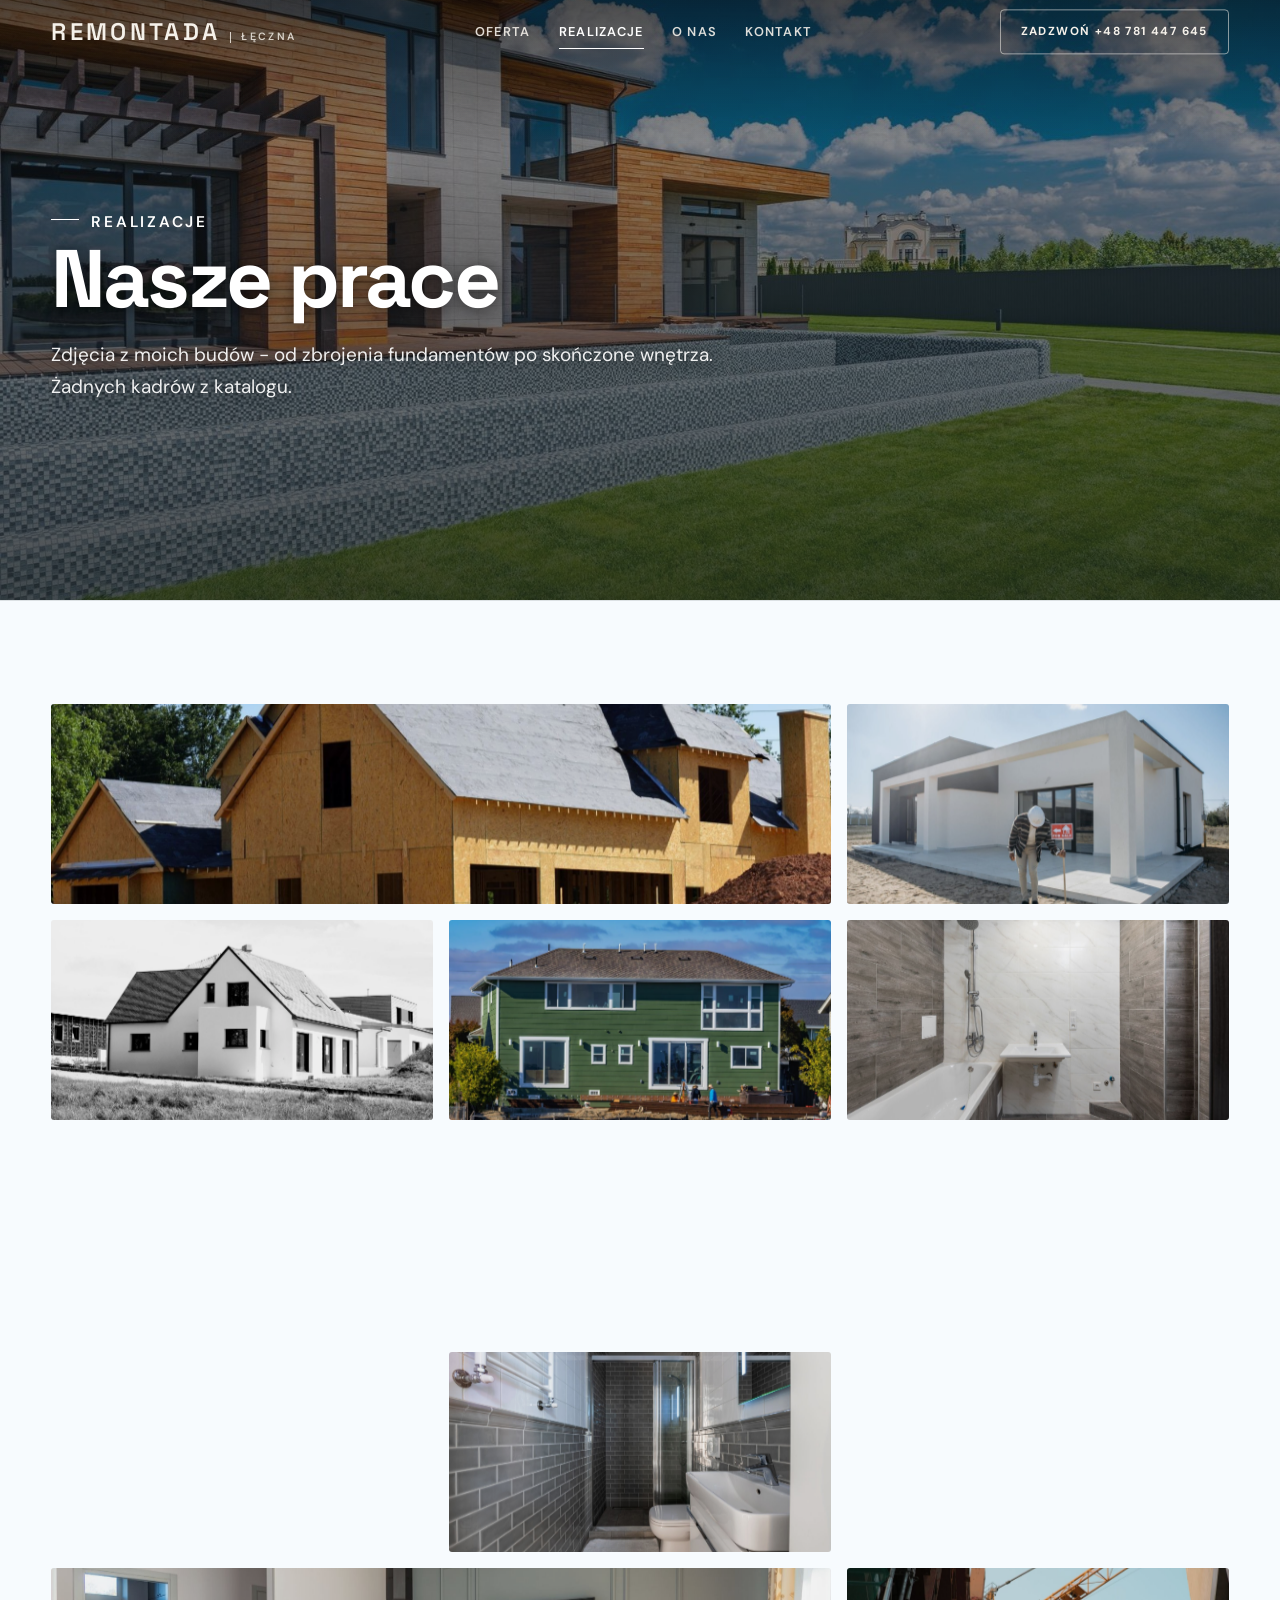
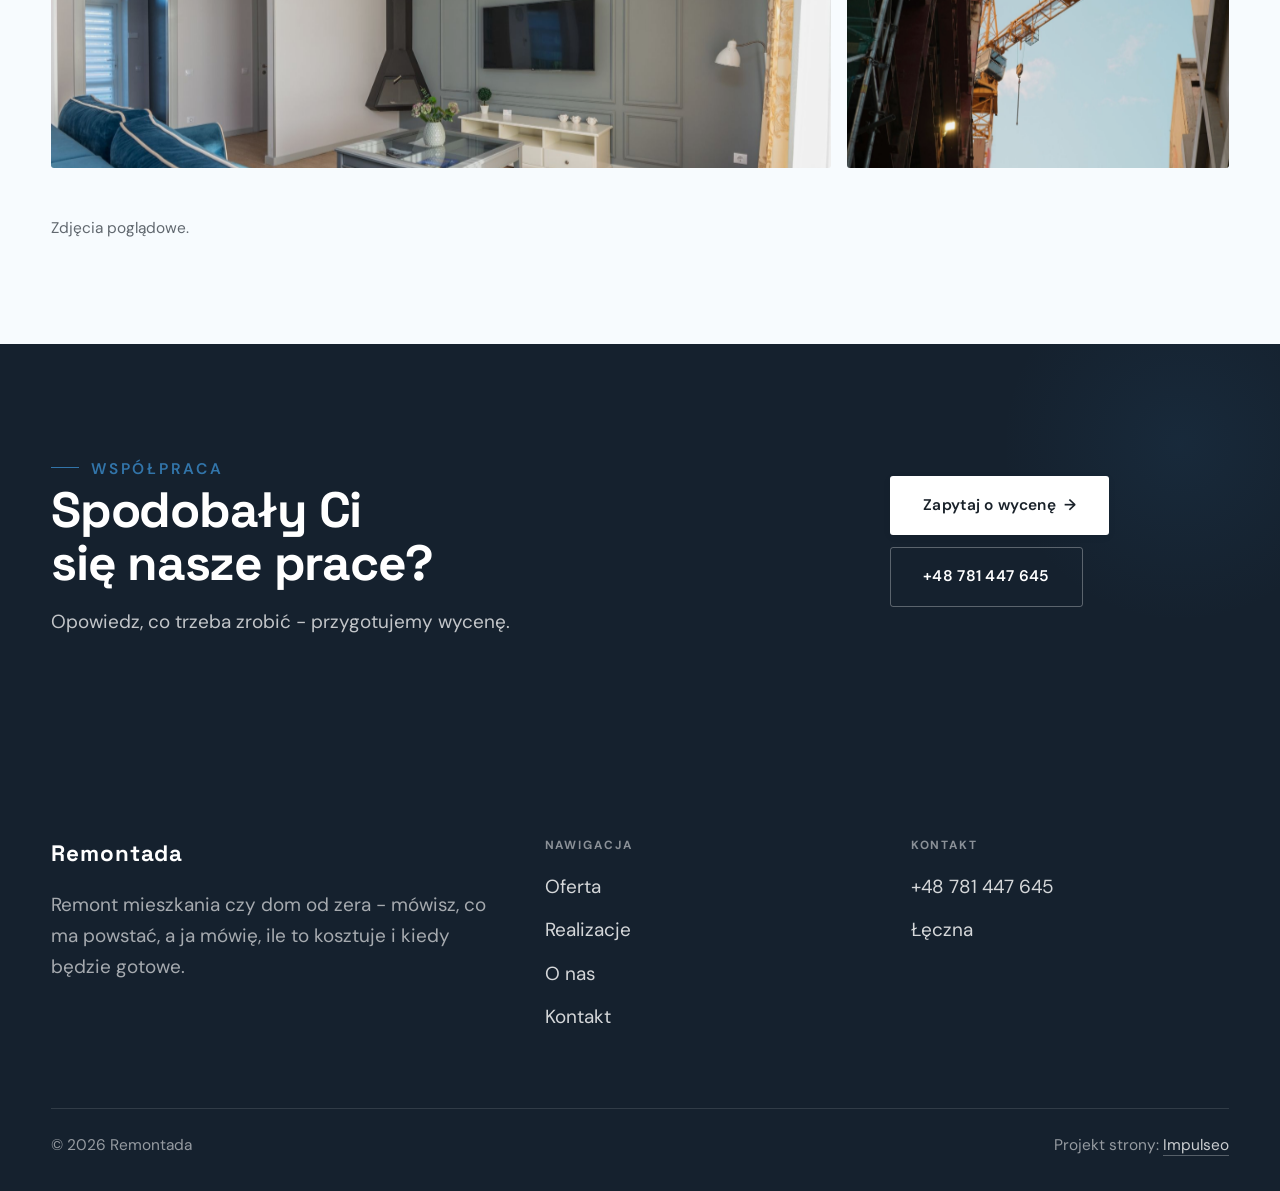
<file: realizacje.html>
<!DOCTYPE html>
<html lang="pl">
<head>
<meta charset="UTF-8">
<meta name="viewport" content="width=device-width, initial-scale=1.0">
<title>Realizacje - Remontada</title>
<meta name="description" content="Realizacje Remontada: Fundamenty i zbrojenie, Stan surowy, Więźba i dach, Wykończenie wnętrza, Elewacja i docieplenie">
<link rel="canonical" href="https://kris20032.github.io/remontada/realizacje.html">
<meta name="robots" content="noindex, nofollow">
<meta property="og:type" content="website">
<meta property="og:locale" content="pl_PL">
<meta property="og:site_name" content="Remontada">
<meta property="og:title" content="Realizacje - Remontada">
<meta property="og:description" content="Realizacje Remontada: Fundamenty i zbrojenie, Stan surowy, Więźba i dach, Wykończenie wnętrza, Elewacja i docieplenie">
<meta property="og:url" content="https://kris20032.github.io/remontada/realizacje.html">
<meta property="og:image" content="https://kris20032.github.io/remontada/img/og.jpg">
<meta property="og:image:width" content="1200">
<meta property="og:image:height" content="630">
<meta name="twitter:card" content="summary_large_image">
<link rel="preconnect" href="https://fonts.googleapis.com">
<link rel="preconnect" href="https://fonts.gstatic.com" crossorigin>
<link href="https://fonts.googleapis.com/css2?family=Space+Grotesk:wght@500;600;700&family=DM+Sans:opsz,wght@9..40,400;9..40,500;9..40,600&display=swap" rel="stylesheet">
<link rel="stylesheet" href="assets/styles.css?v=d3714c8b">
</head>
<body>

<header class="nav">
  <div class="wrap nav-inner">
    <a class="brand" href="index.html"><span class="name">Remontada</span><span class="sub">Łęczna</span></a>
    <nav class="nav-links">
      <a href="oferta.html">Oferta</a>
      <a href="realizacje.html" class="active" aria-current="page">Realizacje</a>
      <a href="o-nas.html">O nas</a>
      <a href="kontakt.html">Kontakt</a>
      <a href="tel:+48781447645" class="btn btn-accent">Zadzwoń +48 781 447 645</a>
    </nav>
    <button class="nav-toggle" aria-label="Menu"><span></span><span></span><span></span></button>
  </div>
</header>

<main>
<section class="pagehead">
  <img src="img/g10.jpg" alt="Remontada - Nasze prace" width="1600" height="1068" decoding="async">
  <div class="wrap">
    <span class="eyebrow">Realizacje</span>
    <h1>Nasze prace</h1>
    <p>Zdjęcia z moich budów - od zbrojenia fundamentów po skończone wnętrza. Żadnych kadrów z katalogu.</p>
  </div>
</section>
<section>
  <div class="wrap">
    <div class="gallery">
      <div class="tile t-two3 reveal"><img src="img/g1.jpg" alt="Remontada" loading="lazy" width="1600" height="1066" decoding="async"></div>
      <div class="tile t-third reveal"><img src="img/g2.jpg" alt="Remontada" loading="lazy" width="1600" height="1068" decoding="async"></div>
      <div class="tile t-third reveal"><img src="img/g3.jpg" alt="Remontada" loading="lazy" width="1600" height="1066" decoding="async"></div>
      <div class="tile t-third reveal"><img src="img/g4.jpg" alt="Remontada" loading="lazy" width="1600" height="1066" decoding="async"></div>
      <div class="tile t-third reveal"><img src="img/g5.jpg" alt="Remontada" loading="lazy" width="1600" height="1068" decoding="async"></div>
      <div class="tile t-third reveal"><img src="img/g6.jpg" alt="Remontada" loading="lazy" width="1600" height="1066" decoding="async"></div>
      <div class="tile t-two3 reveal"><img src="img/g7.jpg" alt="Remontada" loading="lazy" width="1200" height="800" decoding="async"></div>
      <div class="tile t-third reveal"><img src="img/g8.jpg" alt="Remontada" loading="lazy" width="1600" height="1066" decoding="async"></div>
      <div class="tile t-third reveal"><img src="img/g9.jpg" alt="Remontada" loading="lazy" width="1600" height="1066" decoding="async"></div>
      <div class="tile t-third reveal"><img src="img/g11.jpg" alt="Remontada" loading="lazy" width="1600" height="1066" decoding="async"></div>
      <div class="tile t-two3 reveal"><img src="img/g12.jpg" alt="Remontada" loading="lazy" width="1600" height="1065" decoding="async"></div>
      <div class="tile t-third reveal"><img src="img/g13.jpg" alt="Remontada" loading="lazy" width="1600" height="1066" decoding="async"></div>
    </div>
    <p class="muted reveal" style="margin-top:var(--space-7);font-size:var(--text-sm);max-width:62ch">Zdjęcia poglądowe.</p>
  </div>
</section>
<section class="cta">
  <div class="wrap">
    <div class="reveal">
      <span class="eyebrow">Współpraca</span>
      <h2>Spodobały Ci się nasze prace?</h2>
      <p>Opowiedz, co trzeba zrobić - przygotujemy wycenę.</p>
    </div>
    <div class="cta-actions reveal">
      <a href="kontakt.html" class="btn btn-light">Zapytaj o wycenę <span class="arr">→</span></a>
      <a href="tel:+48781447645" class="btn btn-ghost btn-ghost-cta">+48 781 447 645</a>
    </div>
  </div>
</section>
</main>

<footer>
  <div class="wrap">
    <div class="foot-grid">
      <div class="foot-brand">
        <div class="name">Remontada</div>
        <p>Remont mieszkania czy dom od zera - mówisz, co ma powstać, a ja mówię, ile to kosztuje i kiedy będzie gotowe.</p>
      </div>
      <div class="foot-col">
        <h4>Nawigacja</h4>
        <a href="oferta.html">Oferta</a>
        <a href="realizacje.html">Realizacje</a>
        <a href="o-nas.html">O nas</a>
        <a href="kontakt.html">Kontakt</a>
      </div>
      <div class="foot-col">
        <h4>Kontakt</h4>
        <a href="tel:+48781447645">+48 781 447 645</a>
        <p>Łęczna</p>
      </div>
    </div>
    <div class="foot-bot">
      <span>© 2026 Remontada</span>
      <span>Projekt strony: <a class="foot-credit" href="https://impulseo.pl" target="_blank" rel="noopener">Impulseo</a></span>
    </div>
  </div>
</footer>
<div class="sticky-call"><a class="sc-call" href="tel:+48781447645"><svg class="ico-tel" width="16" height="16" viewBox="0 0 24 24" fill="none" aria-hidden="true"><path d="M6.6 10.8a15.5 15.5 0 0 0 6.6 6.6l2.2-2.2a1 1 0 0 1 1-.24 11.4 11.4 0 0 0 3.6.58 1 1 0 0 1 1 1V20a1 1 0 0 1-1 1A17 17 0 0 1 3 4a1 1 0 0 1 1-1h3.5a1 1 0 0 1 1 1c0 1.25.2 2.46.58 3.6a1 1 0 0 1-.25 1l-2.23 2.2Z" fill="currentColor"/></svg> Zadzwoń</a><a class="sc-quote" href="kontakt.html">Zadzwoń: +48 781 447 645</a></div>
<div class="demo-wazne" data-do="2026-10-21" data-cykl="3" hidden><svg class="dw-ico" width="13" height="13" viewBox="0 0 24 24" fill="none" aria-hidden="true"><circle cx="12" cy="12" r="8.6" stroke="currentColor" stroke-width="1.8"/><path d="M12 7.2V12l3.3 2" stroke="currentColor" stroke-width="1.8" stroke-linecap="round"/></svg><span class="dw-txt"></span></div>

<script src="assets/main.js"></script>
</body>
</html>
</file>
<file: assets/styles.css>
/* ============================================================
   STOLBASZ — premium, architektoniczny B2B fit-out
   Jasna paleta, zero brązu. System wg premium-web-craft.
   Projekt strony: Impulseo (impulseo.pl)
   ============================================================ */

:root{
  /* PALETA — jasna, architektoniczna, chłodna */
  --paper:#F4F6F8;          /* główne tło */
  --paper-2:#E7EBEF;        /* sekcje alternatywne (chłodny jasny szary) */
  --paper-3:#E7EBEF;        /* delikatne wypełnienia */
  --ink:#15212E;            /* tekst główny — chłodny grafit */
  --ink-soft:#243443;       /* nagłówki drugorzędne */
  --muted:#6B7785;          /* tekst poboczny */
  --line:rgba(21,33,46,.12);/* hairline */
  --accent:#E8A317;         /* stonowany petrol-slate — jedyny akcent */
  --accent-d:#C9870C;
  --accent-soft:rgba(232,163,23,.10);
  --dark:#15212E;           /* sekcje ciemne (stopka/CTA) */

  /* HOVER ZDJĘĆ — JEDEN standard dla całego silnika (decyzja K. 04.08.2026, artefakt z wariantami).
     AKTUALNE (K.+Szymon 09.08.2026, wybór z artefaktu 6 wariantów): zoom 1.05 przy 1.4s -
     przy tak długim czasie mocniejszy kadr NIE skacze, tylko „oddycha". Poprzedni standard
     (1.02 / .55s z 04.08) odbierany jako dynamiczny i szybki.
     Spoczynek lekko przygaszony, ale TYLKO tam, gdzie jest mysz (@media hover:hover) —
     na telefonie zdjęcia zostają w pełnej jasności. */
  --img-zoom:1.05;                   /* K.+Szymon 09.08: wariant F z artefaktu porównawczego */
  --img-rest:brightness(.95) saturate(.99);
  --img-hot:brightness(1.06) saturate(1.05);
  --img-dur:1.4s;                    /* K.+Szymon 09.08 (wariant F): powoli = elegancko */
  --img-ease:cubic-bezier(.16,.84,.44,1);  /* miękki ogon, efekt „oddychania" */

  /* ODSTĘPY — skala 4/8 */
  --space-1:4px; --space-2:8px; --space-3:12px; --space-4:16px; --space-5:24px;
  --space-6:32px; --space-7:48px; --space-8:64px; --space-9:96px; --space-10:128px;

  /* TYPOGRAFIA — fluid clamp() (skala podbita 16.07.2026: większe, czytelniejsze litery — uwaga Adama) */
  --text-sm:clamp(.9rem,.87rem + .12vw,1rem);
  --text-base:clamp(1.08rem,1.04rem + .18vw,1.2rem);
  --text-lg:clamp(1.24rem,1.15rem + .34vw,1.44rem);
  --text-h3:clamp(1.34rem,1.22rem + .55vw,1.66rem);
  --text-h2:clamp(2.1rem,1.66rem + 2.1vw,3.1rem);
  --text-h1:clamp(2.9rem,2.1rem + 4vw,5.1rem);

  /* PROMIENIE — architektoniczne, raczej ostre */
  --r-sm:3px; --r-md:6px; --r-lg:10px;

  /* RUCH */
  --ease:cubic-bezier(.25,.46,.45,.94); --dur:.24s;

  /* CIENIE — miękkie, warstwowe */
  --sh-sm:0 1px 2px rgba(16,24,32,.04), 0 2px 8px rgba(16,24,32,.05);
  --sh-md:0 2px 6px rgba(16,24,32,.05), 0 12px 28px -8px rgba(16,24,32,.12);
  --sh-lg:0 6px 14px rgba(16,24,32,.07), 0 26px 56px -18px rgba(16,24,32,.22);

  --hairline:1px solid var(--line);

  --font-display:'Space Grotesk','Inter',sans-serif;
  --font-body:'DM Sans','Inter',sans-serif;
}

*{box-sizing:border-box;margin:0;padding:0}
html{scroll-behavior:smooth}
body{
  font-family:var(--font-body);
  font-size:var(--text-base);
  line-height:1.65;
  color:var(--ink);
  background:var(--paper);
  -webkit-font-smoothing:antialiased;
  text-rendering:optimizeLegibility;
}
img{max-width:100%;height:auto;display:block}  /* height:auto = width/height z atrybutów trzyma proporcje (TOP#12) */
a{color:inherit;text-decoration:none}

.wrap{width:min(92%,1180px);margin-inline:auto}
section{padding-block:clamp(52px,6.5vw,96px)}

h1,h2,h3{font-family:var(--font-display);font-weight:700;line-height:1.08;letter-spacing:-.02em;color:var(--ink)}
h1{font-size:var(--text-h1);letter-spacing:-.035em}
h2{font-size:var(--text-h2);letter-spacing:-.025em}
h3{font-size:var(--text-h3)}
/* MIARA — długość wiersza. WCAG 2.2 SC 1.4.8: max 80 znaków; Butterick: 45–90.
   68ch daje realnie 72–78 znaków polskiego tekstu, czyli z zapasem pod granicą.
   Wcześniej limit miał TYLKO <p> — <li>, <blockquote> i <dd> nie miały żadnego,
   i to jedyny powód, dla którego 23 bloki na dwóch oddanych stronach jadą po
   83–106 znaków w wierszu (pomiar 07.08.2026, bramka `miara`).
   ⚠️ Listy i definicje ograniczamy TYLKO bez klasy: `ul`/`ol` z klasą to u nas
   układ (siatki kafli, menu), a nie tekst ciągły — tam miarę wyznacza układ. */
/* 60ch, nie 68ch (K. 10.08): po zmianie fontów na węższe kroje (DM Sans i spółka)
   w 68ch mieściło się ~90 znaków - bramka pikselowa słusznie zgłaszała przekroczenie
   granicy 80. Pomiar na żywej przeglądarce: 60ch = 90 znaków, 53ch = ~78 znaków, czyli normę WCAG 1.4.8. */
:root{ --miara:53ch }
p{max-width:min(100%,var(--miara))}
blockquote,
ul:not([class])>li, ol:not([class])>li,
dl:not([class])>dd{max-width:min(100%,var(--miara))}

/* ⚠️ Świadomie BEZ wyjątku `.tile p,.card p,.svc p{max-width:none}`, choć nasuwa się sam:
   te akapity BYŁY już ograniczone (stare `p{max-width:65ch}`), więc „wyjątek" nie odblokowałby
   niczego nowego — tylko ROZLUŹNIŁ stan sprzed zmiany na wszystkich demach naraz.
   `figcaption` żadna z reguł wyżej nie dotyczy, więc też nie potrzebuje zwolnienia. */

/* ŁAMANIE. `balance` wyrównuje długości wierszy w nagłówku, `pretty` pilnuje ostatniego
   wiersza akapitu, żeby nie został w nim jeden wyraz. Obsługiwane od Chrome 117 /
   Safari 17.5; starsze przeglądarki po prostu ignorują tę własność.
   `text-wrap:pretty` nie występowało dotąd ANI RAZ w silniku ani w repo klientów. */
h1,h2,h3,.lead,.lede{text-wrap:balance}
p,li,blockquote,dd{text-wrap:pretty}

.eyebrow{
  font-family:var(--font-body);
  font-size:var(--text-sm);
  font-weight:600;
  letter-spacing:.18em;
  text-transform:uppercase;
  color:var(--accent);
  display:inline-flex;align-items:center;gap:var(--space-3);
}
/* flex:none + margin-top = kreska trzyma się PIERWSZEJ linii. Wcześniej align-items:center
   centrowało ją względem całego bloku i przy zawinięciu (długi kicker typu
   „…WNĘTRZ · LESZNO · OD 2019") druga linia lądowała z brzydkim wcięciem. */
.eyebrow{align-items:flex-start}
.eyebrow>*,.eyebrow{text-wrap:balance}   /* dlugi kicker lamal sie na sierote typu samo „2019" w drugiej linii */
.eyebrow::before{content:"";width:28px;height:1px;background:var(--accent);display:inline-block;flex:none;margin-top:.62em}

.muted{color:var(--muted)}
.lead{font-size:var(--text-lg);line-height:1.55;color:var(--ink-soft);max-width:50ch}

/* ---------- BUTTONS ---------- */
.btn{
  display:inline-flex;align-items:center;gap:var(--space-2);
  font-weight:600;font-size:var(--text-sm);letter-spacing:.02em;
  padding:var(--space-4) var(--space-6);
  border-radius:var(--r-sm);
  transition:transform var(--dur) var(--ease),box-shadow var(--dur) var(--ease),background var(--dur) var(--ease);
  cursor:pointer;border:1px solid transparent;
}
.btn-accent{background:var(--accent);color:#fff;box-shadow:var(--sh-sm)}
.btn-accent:hover{background:var(--accent-d);transform:translateY(-2px);box-shadow:var(--sh-md)}
.btn-accent:active{transform:translateY(0);box-shadow:var(--sh-sm)}
.btn-ghost{background:transparent;color:var(--ink);border-color:var(--line)}
.btn-ghost:hover{border-color:var(--accent);color:var(--accent);transform:translateY(-2px)}
.btn-light{background:#fff;color:var(--ink);box-shadow:var(--sh-sm)}
.btn-light:hover{transform:translateY(-2px);box-shadow:var(--sh-md)}
.btn .arr{transition:transform var(--dur) var(--ease)}
.btn:hover .arr{transform:translateX(4px)}

/* ---------- NAV ---------- */
.nav{
  position:sticky;top:0;z-index:50;
  background:color-mix(in srgb,var(--paper) 88%,transparent);
  backdrop-filter:saturate(140%) blur(10px);
  border-bottom:var(--hairline);
}
.nav-inner{display:flex;align-items:center;justify-content:space-between;gap:var(--space-5);height:72px}
/* ANTY-NACHODZENIE (K. 05.08.2026): długa nazwa firmy + przycisk z pełnym numerem nie mieściły się w pasku
   i flex ściskał linki PONIŻEJ ich treści - "Kontakt" wchodził na ramkę "Zadzwoń +48 ...". Teraz ustępuje
   nazwa marki (skrót wielokropkiem), a menu i przycisk nigdy się nie kurczą ani nie zachodzą na siebie. */
.brand{display:flex;flex-direction:column;line-height:1;min-width:0;flex:0 1 auto}
.brand .name{font-family:var(--font-display);font-weight:800;font-size:1.35rem;letter-spacing:.04em;white-space:nowrap;overflow:hidden;text-overflow:ellipsis}
.brand .sub{font-size:.62rem;letter-spacing:.34em;text-transform:uppercase;color:var(--muted);margin-top:5px;white-space:nowrap;overflow:hidden;text-overflow:ellipsis}
.nav-links{display:flex;align-items:center;gap:var(--space-6);flex:0 0 auto}
.nav-links a{font-size:var(--text-sm);font-weight:500;color:var(--ink-soft);position:relative;padding-block:4px;white-space:nowrap;transition:color var(--dur) var(--ease)}
.nav-links a::after{content:"";position:absolute;left:0;bottom:0;width:0;height:1.5px;background:var(--accent);transition:width var(--dur) var(--ease)}
.nav-links a:hover,.nav-links a.active{color:var(--ink)}
.nav-links a:hover::after,.nav-links a.active::after{width:100%}
.nav-links .btn{padding:var(--space-2) var(--space-5)}
/* przyciski w nav: właściwy kolor (przebij .nav-links a) + bez podkreślenia */
.nav-links a.btn-accent{color:#fff}
.nav-links a.btn-ghost,.nav-links a.btn-light{color:var(--ink)}
/* CTA w pasku: NIE podkreślenie spod linków menu, ale ten sam przelatujący błysk,
   co na wszystkich innych przyciskach (zgłoszenie K. 13.08.2026 - „na hero jest efekt
   światła przechodzącego przez przycisk, na navbarze go nie ma, a mają być identyczne").
   Reguła `.nav-links a::after` jest silniejsza od `.btn::after`, więc trzeba jej
   geometrię wyzerować i wpisać połysk z nazwy - samo `display:none` gasiło efekt. */
.nav-links a.btn::after{
  display:block;content:"";position:absolute;inset:0;z-index:-1;pointer-events:none;
  width:auto;height:auto;border-radius:inherit;   /* kasuje geometrię podkreślenia (width:0;height:1.5px) */
  background:linear-gradient(100deg,transparent 32%,rgba(255,255,255,.20) 50%,transparent 68%);
  translate:-120% 0}
@media (prefers-reduced-motion:no-preference){
  .nav-links a.btn:hover::after{translate:120% 0;transition:translate .75s var(--mt-ease,cubic-bezier(.16,.84,.44,1))}
}
.nav-toggle{display:none;background:none;border:none;cursor:pointer;flex-direction:column;gap:5px;padding:8px}
.nav-toggle span{width:24px;height:2px;background:var(--ink);transition:var(--dur)}
/* Ciasny zakres MIĘDZY menu mobilnym a pełnym pulpitem: zbijamy odstępy i nazwę marki,
   żeby wszystko zmieściło się naturalnie, zanim w ogóle dojdzie do skracania wielokropkiem. */
@media(max-width:1280px) and (min-width:921px){
  .nav-links{gap:var(--space-4)}
  .nav-links .btn{padding:var(--space-2) var(--space-4)}
  .brand .name{font-size:1.15rem}
}

/* ---------- HERO (split) ---------- */
.hero{position:relative;overflow:hidden;border-bottom:var(--hairline)}
.hero-grid{display:grid;grid-template-columns:1.05fr .95fr;gap:clamp(24px,4vw,60px);align-items:center;
  padding-block:clamp(36px,4.5vw,64px)}
.hero-copy .eyebrow{margin-bottom:var(--space-5)}
.hero-copy h1{margin-bottom:var(--space-5)}
.hero-copy .lead{margin-bottom:var(--space-7)}
.hero-actions{display:flex;flex-wrap:wrap;gap:var(--space-4)}
.hero-art{position:relative;aspect-ratio:4/3;border-radius:var(--r-lg);overflow:hidden;box-shadow:var(--sh-lg)}
.hero-art img{width:100%;height:100%;object-fit:cover}
.hero-art::after{content:"";position:absolute;inset:0;background:linear-gradient(180deg,transparent 55%,rgba(18,24,28,.28))}
.hero-badge{position:absolute;left:var(--space-5);bottom:var(--space-5);z-index:2;
  background:rgba(252,252,251,.94);backdrop-filter:blur(4px);
  border-radius:var(--r-md);padding:var(--space-4) var(--space-5);box-shadow:var(--sh-md);max-width:78%}
.hero-badge strong{display:block;font-family:var(--font-display);font-size:1rem;letter-spacing:-.01em}
.hero-badge span{font-size:var(--text-sm);color:var(--muted)}

/* ---------- HERO duży / kinowy (strona główna) ---------- */
.hero-cine{position:relative;min-height:clamp(560px,82vh,840px);min-height:clamp(560px,82svh,840px);display:flex;align-items:center;overflow:hidden;border-bottom:var(--hairline)}
.hero-cine>img{position:absolute;inset:0;width:100%;height:100%;object-fit:cover;z-index:0}
.hero-cine::after{content:"";position:absolute;inset:0;z-index:1;
  background:linear-gradient(95deg,rgba(13,18,23,.86) 0%,rgba(13,18,23,.64) 32%,rgba(13,18,23,.24) 62%,rgba(13,18,23,.04) 100%)}
.hero-cine .wrap{position:relative;z-index:2;padding-block:var(--space-8)}
.hero-cine .hero-copy{max-width:660px}
.hero-cine .eyebrow{color:#fff;margin-bottom:var(--space-5)}
.hero-cine .eyebrow::before{background:#fff}
.hero-cine h1{color:#fff;margin-bottom:var(--space-5);font-size:clamp(2.9rem,2rem + 4.4vw,5.2rem);text-wrap:balance}
.hero-cine .lead{color:rgba(255,255,255,.92);max-width:48ch;margin-bottom:var(--space-7)}
.hero-cine .hero-actions{display:flex;flex-wrap:wrap;gap:var(--space-4)}
/* NISKIE OKNO (laptop z dokiem i paskami przeglądarki ma ~700-780 px wysokości widoku):
   H1 do 5.2rem + długi lead nie mieściły się i przyciski wypadały POD krawędź ekranu -
   klient widział stronę bez ani jednego CTA. Skalujemy w dół, zamiast przycinać treść. */
@media(min-width:821px) and (max-height:820px){
  .hero-cine{min-height:clamp(520px,94svh,780px)}
  .hero-cine .wrap{padding-block:var(--space-6)}
  .hero-cine h1{font-size:clamp(2.2rem,1.5rem + 2.6vw,3.6rem);margin-bottom:var(--space-4)}
  .hero-cine .eyebrow{margin-bottom:var(--space-4)}
  .hero-cine .lead{margin-bottom:var(--space-5);max-width:44ch}
}
@media(max-width:680px){
  .hero-cine{min-height:clamp(520px,76vh,640px);min-height:clamp(520px,76svh,640px);align-items:flex-end}
  .hero-cine::after{background:linear-gradient(0deg,rgba(13,18,23,.9) 6%,rgba(13,18,23,.45) 55%,rgba(13,18,23,.25) 100%)}
  .hero-cine .wrap{padding-bottom:var(--space-9)}
  /* TELEFON (~90% oglądających): lead potrafił zająć 8 linii i zepchnąć CTA poza pierwszy ekran.
     Zwężamy interlinię i skalę - treści nie ucinamy, bo to ona sprzedaje. */
  .hero-cine .lead{font-size:.98rem;line-height:1.5;margin-bottom:var(--space-5)}
  .hero-cine .eyebrow{font-size:.72rem;letter-spacing:.13em;margin-bottom:var(--space-4)}
  .hero-cine .eyebrow::before{width:20px}
  .hero-cine h1{margin-bottom:var(--space-4)}
}

/* full-bleed hero variant (podstrony) */
.pagehead{position:relative;min-height:46vh;min-height:46svh;display:flex;align-items:flex-end;overflow:hidden;border-bottom:var(--hairline)}
.pagehead img{position:absolute;inset:0;width:100%;height:100%;object-fit:cover}
/* 10.08.2026 (decyzja K.): mocniejsze przyciemnienie + cień pod tekstem. Bramka mierzyła na
   nagłówkach podstron 3,38-3,43:1 przy wymaganych 4,5 — jasne zdjęcie (hala, śnieg, niebo)
   podchodziło pod biały tekst. Zdjęcia klientów są różne, więc kontrast musi dawać WARSTWA,
   a nie szczęśliwy dobór kadru. */
.pagehead::after{content:"";position:absolute;inset:0;background:linear-gradient(180deg,rgba(18,24,28,.40),rgba(18,24,28,.76))}
.pagehead .wrap{position:relative;z-index:2;padding-block:var(--space-9);color:#fff}
.pagehead h1{color:#fff;max-width:18ch;text-shadow:0 2px 16px rgba(0,0,0,.55)}
.pagehead .eyebrow{color:#fff}
.pagehead .eyebrow::before{background:#fff}
.pagehead p{color:rgba(255,255,255,.92);margin-top:var(--space-4);max-width:54ch;text-shadow:0 1px 12px rgba(0,0,0,.5)}

/* ---------- STRIP (pasek skrótów / liczby) ---------- */
.strip{background:var(--dark);color:#fff}
/* PASEK HASEŁ — standard 04.08.2026 (decyzja K.): 5 haseł w JEDNYM rzędzie, tekst WYŚRODKOWANY,
   węższe marginesy boczne niż reszta strony (pasek ma iść szerzej), równe wysokości kolumn. */
.strip .wrap{width:min(96%,1440px);display:grid;grid-template-columns:repeat(5,1fr);
  gap:var(--space-5);padding-block:var(--space-7);align-items:stretch}
.strip .item .k{font-family:var(--font-display);font-size:clamp(1.05rem,.82rem + .85vw,1.55rem);
  font-weight:800;letter-spacing:-.02em;color:#fff;line-height:1.18;text-wrap:balance}
.strip .item .v{font-size:var(--text-sm);color:rgba(255,255,255,.66);margin-top:var(--space-2);line-height:1.4}
.strip .item{border-left:2px solid var(--accent);padding-inline:var(--space-4);
  text-align:center;display:flex;flex-direction:column;justify-content:center}
/* liczba kolumn = liczba haseł, żeby ostatnie nie zostawało samo w drugim rzędzie.
   Klasę n-N nadaje multipage.py; domyślnie (bez klasy) pasek jest 5-kolumnowy. */
.strip.n-2 .wrap{grid-template-columns:repeat(2,1fr)}
.strip.n-3 .wrap{grid-template-columns:repeat(3,1fr)}
.strip.n-4 .wrap{grid-template-columns:repeat(4,1fr);gap:var(--space-6)}
.strip.n-4 .item .k{font-size:clamp(1.3rem,1rem + 1.1vw,2rem)}
.strip.n-6 .wrap{grid-template-columns:repeat(6,1fr);gap:var(--space-4)}
.strip.n-6 .item .k{font-size:clamp(.98rem,.8rem + .7vw,1.35rem)}
/* równe łamanie: zamiast "długa linia + jedno słowo" obie linie zbliżonej długości */
.strip .item .k{text-wrap:balance}

/* ---------- SECTION HEAD ---------- */
.head{max-width:48rem;margin-bottom:var(--space-8)}
.head.center{margin-inline:auto;text-align:center}
.head .eyebrow{margin-bottom:var(--space-4)}
.head h2{margin-bottom:var(--space-4)}
.head p{color:var(--muted);font-size:var(--text-lg);line-height:1.55}
.head.center p{margin-inline:auto}

/* ---------- INTRO SPLIT ---------- */
.split{display:grid;grid-template-columns:.92fr 1.08fr;gap:clamp(28px,5vw,80px);align-items:center}
.split.rev{grid-template-columns:1.08fr .92fr}
.split.rev .split-art{order:-1}
.split-art{position:relative;aspect-ratio:5/4;border-radius:var(--r-lg);overflow:hidden;box-shadow:var(--sh-lg)}
.split-art img{width:100%;height:100%;object-fit:cover}
.split-copy h2{margin-bottom:var(--space-5)}
.split-copy p+p{margin-top:var(--space-4)}
.split-copy .btn{margin-top:var(--space-6)}

/* ---------- SERVICES (zakres) ---------- */
.svc-grid{display:grid;grid-template-columns:repeat(auto-fit,minmax(280px,1fr));gap:var(--space-5)}
.svc{background:#fff;border:var(--hairline);border-radius:var(--r-md);padding:var(--space-7) var(--space-6);
  transition:transform var(--dur) var(--ease),box-shadow var(--dur) var(--ease),border-color var(--dur) var(--ease);
  position:relative;overflow:hidden}
.svc::before{content:"";position:absolute;left:0;top:0;width:3px;height:0;background:var(--accent);transition:height var(--dur) var(--ease)}
.svc:hover{transform:translateY(-4px);box-shadow:var(--sh-md);border-color:transparent}
.svc:hover::before{height:100%}
.svc .ic{font-family:var(--font-display);font-size:.8rem;font-weight:700;letter-spacing:.12em;color:var(--accent);margin-bottom:var(--space-4)}
.svc h3{margin-bottom:var(--space-3);font-size:1.22rem}
.svc p{color:var(--muted);font-size:var(--text-base);line-height:1.6}

/* big detailed service rows */
.svc-row{display:grid;grid-template-columns:.8fr 1.2fr;gap:clamp(20px,4vw,60px);align-items:center;padding-block:var(--space-8)}
.svc-row+.svc-row{border-top:var(--hairline)}
.svc-row.rev{grid-template-columns:1.2fr .8fr}
/* Naprzemienny układ wierszy oferty: co drugi wiersz ma zdjęcie po PRAWEJ.
   Było `order:-1` — martwy kod, bo zdjęcie i tak jest pierwszym dzieckiem w HTML,
   więc wszystkie wiersze wyglądały identycznie (zdjęcie zawsze z lewej), a `rev`
   zmieniało tylko szerokość kolumn. Znalezione 29.07.2026 przy różnicowaniu kierunków
   animacji (pomiar pozycji: art.mid 390/502 przy row.mid 756 — zawsze lewa strona). */
.svc-row.rev .svc-row-art{order:2}
.svc-row-art{aspect-ratio:4/3;border-radius:var(--r-md);overflow:hidden;box-shadow:var(--sh-md)}
.svc-row-art img{width:100%;height:100%;object-fit:cover}
.svc-row h3{font-size:1.5rem;margin-bottom:var(--space-4)}
.svc-row .num{font-family:var(--font-display);font-size:.85rem;font-weight:700;letter-spacing:.14em;color:var(--accent);display:block;margin-bottom:var(--space-3)}
.svc-row ul{list-style:none;margin-top:var(--space-4);display:flex;flex-direction:column;gap:var(--space-2)}
.svc-row li{position:relative;padding-left:var(--space-5);color:var(--muted);font-size:var(--text-base)}
.svc-row li::before{content:"";position:absolute;left:0;top:.62em;width:8px;height:1px;background:var(--accent)}

/* ---------- GALLERY (realizacje) ---------- */
.gallery{display:grid;grid-template-columns:repeat(12,1fr);gap:var(--space-4);grid-auto-rows:200px}
/* GALERIA MASONRY — pionowe zdjęcia (portrety beauty/wellness) bez przycinania: kolumny, height auto */
.gallery-masonry{column-count:3;column-gap:var(--space-4)}
@media(max-width:900px){.gallery-masonry{column-count:2}}
@media(max-width:560px){.gallery-masonry{column-count:1}}
.gallery-masonry .m-tile{break-inside:avoid;margin:0 0 var(--space-4);padding:0;position:relative;overflow:hidden;border-radius:var(--r-md);border:1px solid var(--line)}
.gallery-masonry .m-tile img{width:100%;height:auto;display:block}
.gallery-masonry .m-tile .cap{position:absolute;left:0;right:0;bottom:0;padding:var(--space-4);color:#fff;background:linear-gradient(0deg,rgba(0,0,0,.55),transparent);font-size:var(--text-sm)}
.gallery-masonry .m-tile .cap small{display:block;font-weight:400;opacity:.78;letter-spacing:.04em;text-transform:uppercase;font-size:.66rem;margin-top:3px}
.tile{position:relative;overflow:hidden;border-radius:var(--r-md);box-shadow:var(--sh-sm);
  transition:transform var(--dur) var(--ease),box-shadow var(--dur) var(--ease)}
.tile img{width:100%;height:100%;object-fit:cover;
  transition:transform var(--img-dur) var(--img-ease),filter var(--img-dur) var(--img-ease)}
.tile:hover{box-shadow:var(--sh-md)}
.tile .cap{position:absolute;left:0;right:0;bottom:0;padding:var(--space-5) var(--space-4) var(--space-4);
  /* mocniejszy spad + cien pod tekstem: na JASNYCH zdjeciach klienta (biale fronty, sciany)
     slaby gradient dawal kontrast ~1.5:1 zamiast wymaganych 3.6:1 (bramka wygladu, 10.08.2026) */
  background:linear-gradient(transparent 10%,rgba(18,24,28,.55) 40%,rgba(18,24,28,.88) 68%,rgba(18,24,28,.99));color:#fff;
  text-shadow:0 1px 2px rgba(0,0,0,.85),0 2px 10px rgba(0,0,0,.55);
  font-size:var(--text-sm);font-weight:600;letter-spacing:.01em;
  opacity:0;transform:translateY(8px);transition:var(--dur) var(--ease)}
.tile:hover .cap{opacity:1;transform:translateY(0)}
.tile .cap small{display:block;font-weight:400;opacity:.78;letter-spacing:.04em;text-transform:uppercase;font-size:.66rem;margin-top:3px}
/* bento spans */
.t-wide{grid-column:span 6}
.t-tall{grid-column:span 6;grid-row:span 2}
.t-std{grid-column:span 6}
.t-third{grid-column:span 4}
.t-two3{grid-column:span 8}

/* ---------- TRUST / WIARYGODNOŚĆ ---------- */
.trust{background:var(--paper-2)}
.trust-grid{display:grid;grid-template-columns:repeat(auto-fit,minmax(240px,1fr));gap:var(--space-5);margin-top:var(--space-7)}
.trust-card{background:#fff;border-radius:var(--r-md);padding:var(--space-7) var(--space-6);box-shadow:var(--sh-sm);border-top:3px solid var(--accent)}
.trust-card .big{font-family:var(--font-display);font-size:clamp(1.8rem,1.3rem + 1.6vw,2.6rem);font-weight:800;letter-spacing:-.02em;color:var(--ink);line-height:1}
.trust-card h3{font-size:1.12rem;margin:var(--space-3) 0 var(--space-2)}
.trust-card p{color:var(--muted);font-size:var(--text-base);line-height:1.55}

/* ---------- CTA band ---------- */
.cta{background:var(--dark);color:#fff;position:relative;overflow:hidden}
/* telefon w CTA: na ciemnym tle biały (domyślnie), rodziny z JASNYM tłem CTA
   nadpisują to u siebie - wcześniej kolor siedział w stylu inline i wygrywał z rodziną. */
.cta .btn-ghost-cta{color:#fff;border-color:rgba(255,255,255,.3)}
.cta .wrap{display:grid;grid-template-columns:1.4fr .6fr;gap:var(--space-7);align-items:center;position:relative;z-index:2}
.cta h2{color:#fff;max-width:20ch}
.cta p{color:rgba(255,255,255,.74);margin-top:var(--space-4)}
.cta-actions{display:flex;flex-direction:column;gap:var(--space-3);align-items:flex-start}
.cta::before{content:"";position:absolute;right:-80px;top:-80px;width:360px;height:360px;border-radius:50%;
  background:radial-gradient(circle,var(--accent-soft),transparent 70%)}

/* ---------- CONTACT ---------- */
.contact-grid{display:grid;grid-template-columns:.85fr 1.15fr;gap:clamp(28px,4vw,56px);align-items:start}
.info-list{display:flex;flex-direction:column;gap:var(--space-2)}
.info-row{display:flex;gap:var(--space-4);align-items:flex-start;padding-block:var(--space-4);border-bottom:var(--hairline)}
.info-row .ic{flex:none;width:42px;height:42px;display:grid;place-items:center;border-radius:50%;
  background:var(--accent-soft);color:var(--accent);font-size:1.05rem}
.info-row .lbl{font-size:.72rem;letter-spacing:.14em;text-transform:uppercase;color:var(--muted)}
.info-row .val{font-weight:600;font-size:var(--text-base);margin-top:2px}
.info-row a.val:hover{color:var(--accent)}
.map{border:none;border-radius:var(--r-lg);box-shadow:var(--sh-md);width:100%;height:100%;min-height:380px;filter:grayscale(.2) contrast(1.02)}
.form{background:#fff;border:var(--hairline);border-radius:var(--r-lg);padding:clamp(24px,3vw,40px);box-shadow:var(--sh-sm)}
.form .fld{margin-bottom:var(--space-5)}
.form label{display:block;font-size:var(--text-sm);font-weight:600;margin-bottom:var(--space-2)}
.form input,.form textarea{width:100%;font-family:inherit;font-size:var(--text-base);color:var(--ink);
  padding:var(--space-4);border:var(--hairline);border-radius:var(--r-sm);background:var(--paper);transition:border-color var(--dur)}
.form input:focus,.form textarea:focus{outline:none;border-color:var(--accent);background:#fff}
.form textarea{resize:vertical;min-height:120px}
.form .note{font-size:var(--text-sm);color:var(--muted);margin-top:var(--space-3)}

/* ---------- FOOTER ---------- */
footer{background:var(--dark);color:#fff;padding-block:var(--space-9) var(--space-6)}
.foot-grid{display:grid;grid-template-columns:1.4fr 1fr 1fr;gap:var(--space-7);margin-bottom:var(--space-8)}
.foot-brand .name{font-family:var(--font-display);font-weight:800;font-size:1.4rem;letter-spacing:.04em}
.foot-brand p{color:rgba(255,255,255,.62);margin-top:var(--space-4);font-size:var(--text-base);max-width:38ch}
.foot-col h4{font-size:.74rem;letter-spacing:.16em;text-transform:uppercase;color:rgba(255,255,255,.5);margin-bottom:var(--space-4)}
.foot-col a,.foot-col p{display:block;color:rgba(255,255,255,.82);font-size:var(--text-base);margin-bottom:var(--space-3)}
.foot-col a:hover{color:#fff}
.foot-bot{border-top:1px solid rgba(255,255,255,.12);padding-top:var(--space-5);display:flex;justify-content:space-between;flex-wrap:wrap;gap:var(--space-3);
  font-size:var(--text-sm);color:rgba(255,255,255,.55)}
.foot-bot a:hover{color:#fff}
/* Podpis w stopce = klikalny link do impulseo.pl (31.07.2026). Ma być WIDOCZNIE klikalny,
   ale nie krzyczeć - stąd sam kolor jaśniejszy + delikatne podkreślenie na najeździe. */
.foot-bot a.foot-credit{color:rgba(255,255,255,.78);text-decoration:none;border-bottom:1px solid rgba(255,255,255,.28)}
.foot-bot a.foot-credit:hover{color:#fff;border-bottom-color:#fff}

/* ---------- REVEAL ---------- */
.reveal{opacity:0;transform:translateY(22px);transition:opacity .6s var(--ease),transform .6s var(--ease)}
.reveal.in{opacity:1;transform:none}

/* ---------- RESPONSIVE ---------- */
@media(max-width:920px){
  .hero-grid,.split,.split.rev,.svc-row,.svc-row.rev,.cta .wrap,.contact-grid,.foot-grid{grid-template-columns:1fr}
  .split.rev .split-art,.svc-row.rev .svc-row-art{order:0}
  .hero-art{aspect-ratio:16/10;max-height:420px}
  .strip .wrap,.strip.n-2 .wrap,.strip.n-3 .wrap,.strip.n-4 .wrap,.strip.n-6 .wrap{grid-template-columns:repeat(2,1fr);gap:var(--space-6)}
  .strip .item .k,.strip.n-6 .item .k{font-size:clamp(1.3rem,1.1rem + 1vw,2rem)}
  .gallery{grid-auto-rows:180px}
  .t-wide,.t-tall,.t-std,.t-third,.t-two3{grid-column:span 6}
  .t-tall{grid-row:span 1}
  .cta-actions{flex-direction:row;flex-wrap:wrap}
  .foot-grid{gap:var(--space-6)}
}
@media(max-width:680px){
  .nav-links{position:fixed;inset:72px 0 auto 0;background:var(--paper);flex-direction:column;align-items:stretch;
    gap:0;padding:var(--space-4) 6%;border-bottom:var(--hairline);box-shadow:var(--sh-md);
    transform:translateY(-120%);transition:transform var(--dur) var(--ease)}
  .nav-links.open{transform:translateY(0)}
  .nav-links a{padding-block:var(--space-4);border-bottom:var(--hairline)}
  .nav-links .btn{margin-top:var(--space-3);justify-content:center}
  .nav-toggle{display:flex}
  .strip .wrap,.strip.n-2 .wrap,.strip.n-3 .wrap,.strip.n-4 .wrap,.strip.n-6 .wrap{grid-template-columns:1fr}
  .gallery{grid-template-columns:repeat(6,1fr)}
  .foot-grid{grid-template-columns:1fr}
}
@media(prefers-reduced-motion:reduce){
  /* audyt 09.08 TOP#14: samo skrócenie duration przy animacji INFINITE = stroboskop
     (pętla .01ms miga ekranem); iteration-count:1 gasi pętlę naprawdę. Pseudoelementy
     też - tła hero (gastro/studio) animują ::before/img, blanket na * ich nie łapał. */
  *,*::before,*::after{animation-duration:.01ms!important;animation-iteration-count:1!important;animation-delay:0s!important;transition:none!important}
  .reveal{opacity:1!important;transform:none!important}
  html{scroll-behavior:auto}
}

/* ============================================================
   PREMIUM LAYER — destylat deep-researchu branż (anty-AI, spokój).
   Zmienne STOLBASZ (--accent/--ink/--paper/--line/--dark). Ruch ledwo
   zauważalny, krzywa cubic-bezier(.16,.84,.44,1); prefers-reduced-motion
   pokryte blanketem wyżej. Karty hairline zamiast cieni = #1 sygnał „nie-AI".
   ============================================================ */

/* więcej oddechu między sekcjami (liderzy: 110-130px) */
section{padding-block:clamp(64px,8vw,128px)}

/* 1) Aksamitny reveal — dłuższa, miękka krzywa zamiast „skoku" */
.reveal{transition:opacity .9s cubic-bezier(.16,.84,.44,1),transform .9s cubic-bezier(.16,.84,.44,1);will-change:opacity,transform}
/* stagger TYLKO w galerii (tam pozycja = porządek dzieci) */
.gallery .reveal:nth-child(2){transition-delay:.07s}
.gallery .reveal:nth-child(3){transition-delay:.14s}
.gallery .reveal:nth-child(4){transition-delay:.21s}
.gallery .reveal:nth-child(5){transition-delay:.28s}
.gallery .reveal:nth-child(6){transition-delay:.35s}

/* 2) Hero STATYCZNY na .hero-cine — Ken Burns CAŁKIEM WYŁĄCZONY 26.06 (3. zgłoszenie Szymona).
   GENEZA: animowanie scale na <img> hero z teksturami (cegły/framugi) re-samplinguje obraz
   klatka po klatce → na części ekranów drobne drganie/shimmer = „heroshot się trzęsie".
   translateY usunięto wcześniej, scale-only + will-change/GPU NIE wystarczyły do GWARANCJI gładkości.
   Krzysztof zażądał pewności („make sure, że błąd się nie pojawi") > efekt. Zero animacji = 0% drgania.
   Delikatny zoom zostaje TYLKO w pełnoekranowych hero gastro/studio (hg-bg/hs-bg — tło, inny
   mechanizm, chwalone, nigdy nie zgłaszane). NIE wracać do KB na .hero-cine bez realnego testu
   na sprzęcie klienta — to ryzyko regresji „trzęsienia”. */
/* BEZPIECZNY "wow" na hero = jednorazowy FADE-IN (opacity), nie zoom.
   opacity nie dotyka bitmapy → gładkie na KAŻDYM zdjęciu/ekranie/GPU, zero ryzyka migotania.
   Geometryczny ruch (scale/translate) na .hero-cine jest ZAKAZANY (bramka pilnuje). */
@keyframes heroFade{from{opacity:0}to{opacity:1}}
.hero-cine>img{transform:none;animation:heroFade 1.1s ease-out both}

/* 3) Akcentowy hairline pod nagłówkiem sekcji, który „rysuje się" przy wejściu */
.head h2{position:relative;padding-bottom:18px}
.head h2::after{content:"";position:absolute;left:0;bottom:0;height:1px;width:0;background:var(--accent);transition:width 1s cubic-bezier(.16,.84,.44,1) .15s}
.head.center h2::after{left:50%;transform:translateX(-50%)}
.head.reveal.in h2::after,.head.center.reveal.in h2::after{width:54px}

/* 4) Karty HAIRLINE zamiast cieni/zaokrągleń (najmocniejszy anty-AI detal) */
.svc{background:transparent;border:1px solid var(--line);border-radius:var(--r-sm);box-shadow:none}
.svc:hover{box-shadow:none;border-color:var(--accent);transform:translateY(-3px)}
.trust-card{background:transparent;box-shadow:none;border:1px solid var(--line);border-top:2px solid var(--accent);border-radius:var(--r-sm)}
.tile{box-shadow:none;border-radius:var(--r-sm)}
.tile:hover{box-shadow:none}

/* 5) Sticky-nav kondensuje się po przewinięciu (sygnał dopracowania) */
.nav{transition:box-shadow .4s ease,background .4s ease}
.nav.is-stuck{box-shadow:0 1px 0 var(--line),0 14px 30px -24px rgba(0,0,0,.45)}
.nav-inner{transition:height .35s var(--ease)}
.nav.is-stuck .nav-inner{height:60px}

/* 6) MANIFESTO — pełnoekranowy cytat-bohater (zastępuje generyczne „Dlaczego my") */
.manifesto{background:var(--paper-2);text-align:center}
.manifesto .wrap{max-width:60rem}
.manifesto p{font-family:var(--font-display);font-style:italic;font-size:clamp(1.6rem,1rem + 2.4vw,2.8rem);line-height:1.32;color:var(--ink-soft);margin-inline:auto;max-width:26ch;position:relative;padding-top:var(--space-8)}
.manifesto p::before{content:"";position:absolute;top:0;left:50%;transform:translateX(-50%);width:54px;height:1px;background:var(--accent)}
.manifesto p span{color:var(--accent);font-style:italic}

/* 7) GATEWAYS — 3 duże bramy-zdjęcia (zamiast paska menu usług) */
.gateways{display:grid;grid-template-columns:repeat(3,1fr);gap:var(--space-4)}
.gateway{position:relative;aspect-ratio:3/4;overflow:hidden;border-radius:var(--r-sm);display:block}
.gateway img{width:100%;height:100%;object-fit:cover;
  transition:transform var(--img-dur) var(--img-ease),filter var(--img-dur) var(--img-ease)}
.gateway::after{content:"";position:absolute;inset:0;background:linear-gradient(180deg,transparent 38%,rgba(18,24,28,.74))}
/* ===== HOVER ZDJĘĆ — jedno miejsce dla WSZYSTKICH kafli ze zdjęciem (K. 04.08.2026) ===== */
@media(hover:hover){
  .tile img,.gateway img,.m-tile img{filter:var(--img-rest)}
  .tile:hover img,
  .gateway:hover img,
  .m-tile:hover img{transform:scale(var(--img-zoom));filter:var(--img-hot)}
}
.m-tile img{transition:transform var(--img-dur) var(--img-ease),filter var(--img-dur) var(--img-ease)}
.gateway .g-ttl{position:absolute;left:0;right:0;bottom:0;z-index:2;padding:var(--space-6) var(--space-5);color:#fff;font-family:var(--font-display);font-size:1.45rem;letter-spacing:-.01em;line-height:1.15}
.gateway .g-ttl small{display:block;font-family:var(--font-body);font-size:var(--text-sm);font-weight:400;opacity:.82;letter-spacing:.03em;margin-top:5px}
@media(max-width:760px){.gateways{grid-template-columns:1fr}.gateway{aspect-ratio:16/10}}

/* 8) LOGO klienta w nagłówku (gdy podane --logo) */
/* 52px domyślnie (feedback Bartka 06.07.2026: 40px ginęło, uwaga padła 3x; ~56px sprawdzone na żywym demie anna-borowiec-makeup) */
.brand-logo{height:64px;width:auto;max-width:300px;object-fit:contain;display:block}
.nav.is-stuck .brand-logo{height:52px}
@media(max-width:680px){.brand-logo{height:46px;max-width:210px}}


/* === RWD: nagłówki na wąskich ekranach (dodane 17.07.2026 razem z fixem clamp) ===
   Po przywróceniu działania clamp() dolna granica --text-h1 (2.9rem) rozpychała
   dokument przy długich polskich słowach na telefonach. Tu ją zjeżdżamy. */
@media (max-width:560px){
  :root{
    --text-h1:clamp(1.9rem, 1.15rem + 4.4vw, 2.7rem);
    --text-h2:clamp(1.5rem, 1rem + 3vw, 2.1rem);
  }
  .hero-cine h1{font-size:clamp(1.9rem, 1.15rem + 4.4vw, 2.7rem)}
  h1,h2{overflow-wrap:break-word}
}

/* GODZINY (godziny_grid z briefu) — dzień po lewej, godziny po prawej. Wcześniej BRAK stylu
   powodował sklejenie "Poniedziałek-Piątek8:00-20:00" (dodane 2026-07-21). Neutralne dla dem bez grafiku. */
.godz{display:flex;flex-direction:column;gap:2px;max-width:440px;margin-top:8px}
.godz-row{display:flex;justify-content:space-between;align-items:baseline;gap:24px;padding:10px 0;border-bottom:1px solid var(--line)}
.godz-row:last-child{border-bottom:0}
.godz-row b{font-weight:600;color:var(--ink)}
.godz-row span{color:var(--muted);white-space:nowrap}

/* === FAQ (lekcja 08.08.2026) ===
   Sekcja faq_klinika() trafia NIE tylko do rodziny „klinika" (multipage.py: także układ FACHOWCY),
   a style leżały wyłącznie w families/klinika.css — u hydraulika/dekarza FAQ renderowało się jako
   goła lista <details> z domyślnym trójkącikiem przeglądarki (wpadka: demo Instalatorstwo Gała).
   Dlatego baza. Rodzina może to nadpisać na wierzchu. */
.faq-list{max-width:48rem;margin:var(--space-8) auto 0;display:flex;flex-direction:column;gap:var(--space-3)}
.faq-item{border:1px solid var(--line);border-radius:var(--r-md);background:var(--paper);padding:var(--space-4) var(--space-5)}
.faq-item summary{font-family:var(--font-display);font-weight:600;color:var(--ink);cursor:pointer;list-style:none;display:flex;justify-content:space-between;gap:1rem}
.faq-item summary::-webkit-details-marker{display:none}
.faq-item summary::after{content:"+";color:var(--accent-d);font-weight:700;font-size:1.2rem;line-height:1}
.faq-item[open] summary::after{content:"-"}
.faq-item p{color:var(--ink-soft);font-size:var(--text-base);line-height:1.6;margin:var(--space-3) 0 0}

/* === LICZBA OPINII PRZY SEKCJI OPINII (08.08.2026, wzorzec irismeble.pl, decyzja K.) ===
   Trzy cytaty bez kontekstu czyta się jak „firma ma trzy opinie". Ta linijka mówi wprost,
   ile ich jest naprawdę - dane i tak przychodzą z reconu i szły dotąd wyłącznie do hero.
   Baza, nie rodzina: sekcja opinii renderuje się we WSZYSTKICH układach, a style opinii
   leżą per rodzina - bez tego u części rodzin linijka byłaby gołym tekstem (ta sama pułapka
   co z FAQ wyżej). Rodzina może nadpisać na wierzchu. */
.op-meta{
  text-align:center;margin:calc(var(--space-3) * -1) 0 var(--space-6);
  color:var(--muted);font-size:var(--text-base);letter-spacing:.01em;
}
.op-meta .ico-star{color:var(--accent-d);margin-right:2px}

/* --- licznik ważności DEMA (pomysł K. 09.08) - tylko wersje pokazowe --- */
.demo-wazne{position:fixed;top:calc(var(--nav-h, 64px) + 14px);right:14px;z-index:95;
  display:inline-flex;align-items:center;gap:.45em;
  background:rgba(21,25,28,.82);color:#fff;font-size:.72rem;font-weight:600;letter-spacing:.01em;
  padding:.42em .8em .42em .62em;border-radius:999px;backdrop-filter:saturate(140%) blur(8px);
  border:1px solid rgba(255,255,255,.14);box-shadow:0 10px 24px -14px rgba(0,0,0,.6);
  pointer-events:none;
  /* NIE pokazuje się przy wejściu (K. 09.08) - wjeżdża dopiero po zejściu z hero */
  opacity:0;transform:translateY(-10px);
  transition:opacity .7s var(--ease),transform .7s var(--ease)}
.demo-wazne.is-on{opacity:1;transform:none}
.demo-wazne .dw-ico{flex:none;opacity:.85}
.demo-wazne b{font-weight:700;font-variant-numeric:tabular-nums;color:#FFD9A3}
.demo-wazne .dw-zeg{font-variant-numeric:tabular-nums;font-feature-settings:"tnum";
  opacity:.72;margin-left:.15em;letter-spacing:.01em}
.demo-wazne.is-pilne{background:rgba(150,32,28,.9);border-color:rgba(255,255,255,.2)}
.demo-wazne .dw-pilne{color:#FFE0DE}
@media(max-width:820px){.demo-wazne{top:auto;bottom:70px;right:10px}}

/* --- pasek mini-opinii pod hero (audyt 09.08 TOP#27) - tylko przy realnych recenzjach --- */
.opinie-mini{padding-block:0;border-bottom:var(--hairline)}
.opinie-mini .om-row{display:grid;grid-template-columns:repeat(3,1fr);gap:var(--space-6);padding-block:var(--space-5)}
.opinie-mini .om-item blockquote{font-size:var(--text-sm);color:var(--ink-soft);line-height:1.5;margin:0}
.opinie-mini .om-autor{display:block;margin-top:var(--space-2);font-size:.78rem;font-weight:600;color:var(--muted);letter-spacing:.04em}
@media(max-width:820px){.opinie-mini .om-row{grid-template-columns:1fr;gap:var(--space-4)}
  .opinie-mini .om-item:nth-child(n+3){display:none}}

/* --- AKCENT-TEKST (audyt 09.08 TOP#11/12, decyzja K.) ---------------------------
   Kolor firmowy jest jasny, dopóki nie musi być literą. --accent zostaje żywy
   (kreski, przyciski, pasek haseł); litera akcentowa na JASNYM tle bierze
   --accent-text (dokleja palette_auto; domyślnie accent-d). Tylko color -
   border/background/pseudo zostają żywe. Ciemna sekcja CTA = wyjątek. */
:root{--accent-text:var(--accent-d)}
.eyebrow, .svc .ic, .svc-row .num, .info-row .ic, .info-row a.val:hover,
.manifesto p span, .faq-item summary::after, .op-meta .ico-star, .op-star,
.fu-cta, .obszar-list li:hover, .btn-ghost:hover, .nav.nav-solid .brand .sub,
.proces-os .pc-cur, .os-on .proces-os .proces-line > li.os-done .pno { color:var(--accent-text) }
.cta .eyebrow { color:var(--accent) }

/* --- dostępność (audyt 09.08 TOP#23, podzbiór bezpieczny) --- */
html{scroll-padding-top:84px}                       /* kotwice nie chowają się pod sticky-nav */
:focus-visible{outline:2px solid var(--accent-text);outline-offset:2px}  /* widoczny fokus tylko z klawiatury */
main{display:block}

/* --- kafelek „Zobacz opinie w Google" (K. 09.08) - znak marki zamiast gołego linku --- */
.op-meta{text-align:center;max-width:none;margin-inline:auto}
.op-google{display:inline-flex;align-items:center;gap:.6em;
  padding:.62em 1.15em;border:1px solid var(--line);border-radius:999px;
  background:var(--paper);color:var(--ink);font-size:var(--text-sm);font-weight:600;
  transition:border-color var(--dur) var(--ease),box-shadow var(--dur) var(--ease),transform var(--dur) var(--ease)}
.op-google .op-g-ico{flex:none}                        /* oficjalny 4-kolorowy znak Google */
.op-google .arr{transition:transform var(--dur) var(--ease)}
.op-google:hover{border-color:var(--accent);box-shadow:var(--sh-sm);transform:translateY(-1px)}
.op-google:hover .arr{transform:translateX(3px)}

/* ============================================================
   HOVER KART I KAFLI - JEDEN STANDARD DLA WSZYSTKICH RODZIN (K. 10.08:
   „każde demo ma wyglądać tak premium"). Wcześniej premium-hover miała tylko
   rodzina fachowców (.fu-row), reszta rodzin renderowała karty bez reakcji.
   Zasada ta sama: reakcja NATYCHMIAST (0s), gaśnięcie łagodne; ledwie widoczne
   tło, kreska akcentu z lewej, strzałka rusza. Zero cieni-poduszek.
   ⛔ Świadomie POMIJAMY kafle ze zdjęciem (.tile/.gateway/.m-tile) - tam działa
   już zoom 1.05/1.4s i dokładanie ramek by go zabiło.
   ============================================================ */
.card, .svc, .gateway-txt, .menu-cat, .prod-card, .pak-card, .faq-item, .obj-tile{
  position:relative;transition:background .22s ease-out,border-color .22s ease-out}
.card::before, .menu-cat::before, .prod-card::before, .pak-card::before{
  content:"";position:absolute;left:0;top:0;bottom:0;width:3px;background:var(--accent);
  transform:scaleY(0);transform-origin:top;transition:transform .09s ease-out;border-radius:2px}
@media(hover:hover){
  .card:hover, .svc:hover, .menu-cat:hover, .prod-card:hover, .pak-card:hover{
    background:color-mix(in srgb,var(--accent) 9%,transparent);
    border-color:color-mix(in srgb,var(--accent) 45%,var(--line));
    transition-duration:0s}
  .card:hover::before, .menu-cat:hover::before,
  .prod-card:hover::before, .pak-card:hover::before{transform:scaleY(1)}
  .card:hover .arr, .svc:hover .arr, .menu-cat:hover .arr{transform:translateX(.3rem)}
}
.card .arr, .svc .arr, .menu-cat .arr{display:inline-block;transition:transform .1s ease-out}

/* ============================================================
   PLAKIETKA OPINII GOOGLE (K. 13.08.2026, wzór od Marcelego)
   Jedna forma we WSZYSTKICH układach hero (hg/hk/hs/ha/hd/tb/kt) zamiast
   gołego tekstu „★ Ocena 4,4 w Google · 7 opinii". Cudza ocena to najmocniejszy
   dowód zaufania na stronie - ma wyglądać jak odznaka, nie jak podpis.
   Tło i obwódka liczone z KOLORU TEKSTU, więc ta sama plakietka działa na
   ciemnym zdjęciu (biały napis → jasna mgiełka) i na jasnej sekcji (ciemny
   napis → delikatny szary). Zero osobnych wariantów do utrzymania.
   ============================================================ */
.g-badge{
  display:inline-flex;align-items:center;gap:.62em;
  padding:.52em 1em;border-radius:999px;
  background:color-mix(in srgb,currentColor 8%,transparent);
  border:1px solid color-mix(in srgb,currentColor 20%,transparent);
  -webkit-backdrop-filter:blur(6px);backdrop-filter:blur(6px);
  font-size:.98rem;line-height:1;font-weight:500;letter-spacing:.01em;
  white-space:nowrap;vertical-align:middle;max-width:100%}
.g-badge .gb-ico,.g-badge .gb-stars{flex:none}
.g-badge .gb-ocena{font-weight:700;font-size:1.08em;letter-spacing:.01em}
.g-badge .gb-txt{opacity:.92}
@media(max-width:560px){
  .g-badge{gap:.45em;padding:.45em .8em;font-size:.86rem}
  .g-badge .gb-stars{width:62px;height:12.4px}
  .g-badge .gb-ico{width:16px;height:16px}
}

/* === rodzina: fachowcy === */
/* ============================================================
   RODZINA: FACHOWCY (hydraulik/elektryk/remont/brukarstwo/ogrodzenia)
   Doklejane NA WIERZCH base.css. Dziedziczy paletę/fonty skórki (trade/elektryk).
   Filozofia: telefon-bohater + zaufanie + „bezpłatna wycena". Spokój, nie krzyk.
   (count-up i podwójny iframe mapy świadomie pominięte - krytyka blueprintu.)
   ============================================================ */

/* --- PROCES - oś „jak pracujemy" (podpis rodziny, czego nie ma w meblach) --- */
.proces{background:var(--paper-2)}
.proces-line{list-style:none;display:grid;grid-template-columns:repeat(4,1fr);gap:var(--space-5);position:relative;margin:0;padding:0}
.proces-line li{position:relative;padding-top:var(--space-7)}
.proces-line li::before{content:"";position:absolute;top:14px;left:0;right:0;height:1px;background:var(--line)}
.proces-line li:last-child::before{right:50%}
.proces-line li:first-child::before{left:50%}
.proces-line li::after{content:"";position:absolute;top:9px;left:calc(50% - 6px);width:11px;height:11px;border-radius:50%;background:var(--accent);box-shadow:0 0 0 4px var(--paper-2)}
.proces-line .pno{font-family:var(--font-display);font-weight:800;font-size:1.5rem;color:var(--accent);letter-spacing:-.02em;display:block;margin-bottom:var(--space-3);text-align:center}
.proces-line h3{font-size:1.1rem;margin-bottom:var(--space-2);text-align:center}
.proces-line p{color:var(--muted);font-size:var(--text-sm);line-height:1.5;text-align:center;max-width:26ch;margin-inline:auto}
@media(max-width:820px){
  .proces-line{grid-template-columns:1fr;gap:0}
  .proces-line li{padding:var(--space-5) 0 var(--space-5) var(--space-7)}
  .proces-line li::before{left:5px;right:auto;top:0;bottom:0;width:1px;height:auto}
  .proces-line li:first-child::before,.proces-line li:last-child::before{left:5px;right:auto}
  .proces-line li::after{top:var(--space-6);left:0}
  .proces-line .pno,.proces-line h3,.proces-line p{text-align:left;margin-inline:0}
}

/* --- OBSZAR DZIAŁANIA - lokalność (chipy z REALNEGO miasta, bez drugiego iframe) --- */
.obszar .head{text-align:center;margin-inline:auto}
.obszar .head .eyebrow{justify-content:center}
.obszar-list{list-style:none;display:flex;flex-wrap:wrap;justify-content:center;gap:var(--space-3);margin:0;padding:0;max-width:60rem;margin-inline:auto}
.obszar-list li{border:1px solid var(--line);border-radius:999px;padding:var(--space-2) var(--space-5);
  font-size:var(--text-sm);font-weight:600;color:var(--ink-soft);transition:border-color .24s var(--ease),color .24s var(--ease)}
.obszar-list li:hover{border-color:var(--accent);color:var(--accent)}
.obszar-list li.is-home{background:var(--accent);border-color:var(--accent);color:#fff}

/* --- STICKY-CALL - dolny pasek mobile (najważniejszy konwerter tej rodziny) --- */
.sticky-call{display:none}
@media(max-width:820px){
  .sticky-call{display:grid;grid-template-columns:1fr 1fr;gap:1px;position:fixed;left:0;right:0;bottom:0;z-index:90;
    background:var(--line);box-shadow:0 -6px 20px -10px rgba(0,0,0,.4);padding-bottom:env(safe-area-inset-bottom,0px);transition:transform .25s ease,opacity .25s ease}
  .sticky-call.schowany{transform:translateY(110%);opacity:0;pointer-events:none}
  .sticky-call a{padding:15px 8px;text-align:center;font-weight:700;font-size:.95rem;letter-spacing:.01em}
  .sc-call{background:var(--accent);color:#fff}
  .sc-quote{background:var(--paper);color:var(--ink)}
  body{padding-bottom:calc(64px + env(safe-area-inset-bottom,0px))}
}

/* --- Blok „Awaria? Dzwoń” (opcjonalny, hydraulik/elektryk) --- */
.awaria{background:var(--dark);color:#fff}
.awaria .wrap{display:flex;flex-wrap:wrap;align-items:center;justify-content:space-between;gap:var(--space-5);padding-block:var(--space-7)}
.awaria h3{color:#fff;font-size:clamp(1.3rem,1rem + 1.2vw,1.8rem)}
.awaria p{color:rgba(255,255,255,.72);margin-top:var(--space-2)}
.awaria .btn-accent{white-space:nowrap}

/* === CERTYFIKATY / CZYM PRACUJEMY (gated: renderuje sie tylko gdy brief poda certy/marki/gwarancja) - mocny lever dla dekarzy === */
.auto-marki .marki-list{display:flex;flex-wrap:wrap;justify-content:center;gap:clamp(.8rem,2.5vw,1.6rem);list-style:none;margin:var(--space-7) 0 0;padding:0}
.auto-marki .marki-list li{font-family:var(--font-display);text-transform:uppercase;letter-spacing:.12em;font-weight:600;
  font-size:clamp(.82rem,1.5vw,1rem);color:var(--ink-soft);padding:.5rem 1rem;border:1px solid var(--line);border-radius:var(--r-sm)}
.marki-gwar{text-align:center;color:var(--muted);font-size:var(--text-sm);margin-top:var(--space-6)}

/* ============================================================
   FAZA 3 - OSOBNY UKŁAD FACHOWCY (research wf_e4ed63db + krytyka z policzonym WCAG). Doklejane na wierzch.
   Tożsamość: ZAUFANIE + DUŻY TELEFON + DOWÓD. Dwublok hero (zdjęcie | lity panel), bezpośrednio, solidnie.
   ============================================================ */

/* --- P0 KONTRAST: bursztyn jako TEKST na jasnym = 2.0 FAIL (policzone). Naprawy (bursztyn->ciemny tekst / ink). --- */
.btn-accent{color:#14171c}                                  /* bursztyn + ciemny tekst = 8.28 PASS */
.sticky-call .sc-call{color:#14171c}                        /* sticky bursztyn + ciemny tekst */
.obszar-list li.is-home{background:var(--ink);border-color:var(--ink);color:#fff}  /* było bursztyn+biel 2.17 -> ink+biel 16.29 */
.proces-line .pno{color:var(--ink-soft)}                    /* numery procesu: było bursztyn 2.0 -> ink-soft (czytelne); kropka osi zostaje bursztyn (grafika) */

/* --- Ikona telefonu (uzywana w hero hf-phone-num; nav styluje silnik NAV NOBU) --- */
.ico-tel{vertical-align:-2px;margin-right:.3em}

/* === HERO FACHOWCY — WARIANT A „PEŁNY EKRAN" (wybór K. 27.07.2026; zastąpił dwublok 46%/54%).
   Powód zmiany: stary dwublok nie dobijał do końca ekranu (zostawał pusty pas nad promise-bar),
   zdjęcie było ucięte w wąski pasek, a dowód (ocena/gwarancja) siedział dopiero niżej w trust-bar.
   Teraz: zdjęcie na pełny ekran + gradient od lewej (tekst czytelny NIE przez wycięty panel,
   tylko przez policzony overlay), gigant-telefon, dowód w pierwszym ekranie.
   Zdjęcie zostaje PIERWSZYM dzieckiem sekcji (blur-guard + mobilny fallback). STATYCZNE, bez Ken Burns.
   Poprzednia wersja: fachowcy.css.bak-20260727-201952-przed-heroA === */
.hero-fach{position:relative;isolation:isolate;display:flex;align-items:center;
  min-height:clamp(560px,92vh,900px);min-height:clamp(560px,92svh,900px)}
.hf-photo{position:absolute;inset:0;width:100%;height:100%;object-fit:cover;display:block;
  background:var(--dark);z-index:-2}                          /* EAGER, bez animacji (zero janku) */
/* Gradient trzyma ciemno DO ~62% szerokości, bo dotąd sięga najdłuższa linia tekstu (.hf-inner 46rem).
   Wcześniejsza wersja jaśniała już od 34% i końcówki linii lądowały na jasnym tle. */
/* 08.08.2026 (lekcja 2026-08-08-010, K.: „czemu hero jest takie ciemne?"): zasłona rozjaśniona.
   Poprzednio 0.95→0.26 przykrywało CAŁY kadr i zdjęcie było ledwo widoczne — a lekcja 2026-08-06-004
   mówi wprost: „nigdy pełne przyciemnienie zdjęcia, zabija kadr". Teraz ciemno tylko POD TEKSTEM
   (lewa część, gdzie stoi .hf-inner), prawa strona prawie odsłonięta. Czytelność napisów dokłada
   text-shadow niżej — cień zamiast koca na całym zdjęciu. */
.hero-fach::after{content:"";position:absolute;inset:0;z-index:-1;
  background:linear-gradient(102deg,rgba(14,17,21,.86) 0%,rgba(14,17,21,.78) 30%,rgba(14,17,21,.52) 55%,rgba(14,17,21,.2) 78%,rgba(14,17,21,.06) 100%)}
/* Cień pod napisami hero — pozwala trzymać zasłonę lekką, a tekst nadal czytelny na jaśniejszym kadrze. */
.hf-kicker,.hf-title,.hf-lead,.hf-phone,.hf-trust{text-shadow:0 1px 2px rgba(0,0,0,.55),0 2px 12px rgba(0,0,0,.35)}
.hf-panel{width:min(92%,1180px);margin-inline:auto;color:#fff;   /* ta sama miara co .wrap w base.css */
  padding:clamp(6.5rem,13vh,9rem) 0 clamp(2.6rem,6vh,3.6rem)}
.hf-inner{max-width:46rem}
/* Akcent SKÓRKI rozjaśniony do czytelności na ciemnym tle. NIE hardkodować bursztynu:
   każda skórka ma swój akcent (elektryk=niebieski, dach=czerwony...), a stały kolor rozjeżdżał
   się z przyciskami. Pierwsza deklaracja = fallback dla przeglądarek bez color-mix.
   Dwa poziomy, bo WCAG stawia różne progi: --accent-lit dla MAŁEGO tekstu (kicker, próg 4.5:1;
   62% daje 7.5 na tle hero), --accent-strong dla DUŻEGO (akcent w H1, próg 3:1; 74% daje 6.1
   i jest wyraźnie widoczny - przy 62% ginął i wyglądał po prostu na biały). Policzone, nie na oko. */
.hero-fach{--accent-lit:rgba(255,255,255,.92);--accent-strong:rgba(255,255,255,.96)}
@supports (color:color-mix(in srgb,red,#fff)){
  .hero-fach{--accent-lit:color-mix(in srgb,var(--accent) 62%,#fff);
             --accent-strong:color-mix(in srgb,var(--accent) 74%,#fff)}
}
.hf-kicker{font-family:var(--font-display);font-weight:700;text-transform:uppercase;letter-spacing:.2em;
  font-size:clamp(.74rem,1.4vw,.88rem);color:var(--accent-lit);display:flex;align-items:center;gap:.8rem}
.hf-kicker::before{content:"";width:34px;height:2px;background:var(--accent-lit);flex:none}
.hf-title{color:#fff;font-family:var(--font-display);font-weight:800;line-height:1.02;letter-spacing:-.022em;
  font-size:clamp(2.3rem,1.6rem + 3.2vw,4.3rem);margin:var(--space-4) 0 var(--space-4);text-wrap:balance}
.hf-title em{font-style:normal;color:var(--accent-strong)}        /* druga część H1 = akcent skórki, rozjaśniony */
.hf-lead{color:rgba(255,255,255,.86);font-size:clamp(1rem,.96rem + .3vw,1.18rem);line-height:1.6;max-width:38rem}
.hf-phone{display:inline-flex;flex-direction:column;gap:.2rem;margin:var(--space-6) 0 var(--space-5);width:fit-content}
.hf-phone-lab{font-size:.74rem;text-transform:uppercase;letter-spacing:.18em;color:rgba(255,255,255,.62);font-weight:600}
.hf-phone-num{font-family:var(--font-display);font-weight:800;color:#fff;font-variant-numeric:tabular-nums;white-space:nowrap;
  font-size:clamp(2rem,1.5rem + 2.4vw,3.05rem);line-height:1;display:inline-flex;align-items:center}
.hf-phone-num .ico-tel{width:.7em;height:.7em;color:var(--accent);margin-right:.35em}   /* ikona bursztyn, cyfry białe */
.hf-phone:hover .hf-phone-num{color:var(--accent-lit)}
.hf-actions{display:flex;flex-wrap:wrap;gap:var(--space-3)}
.hf-ghost{color:#fff;border-color:rgba(255,255,255,.5)}
.hf-trust{margin-top:var(--space-6);padding-top:var(--space-4);border-top:1px solid rgba(255,255,255,.18);
  color:rgba(255,255,255,.9);font-weight:600;font-size:var(--text-sm);letter-spacing:.01em;max-width:38rem}
@media(max-width:820px){
  .hero-fach{min-height:clamp(520px,88svh,760px)}
  /* 08.08.2026: na telefonie było .72→.95, czyli zdjęcia praktycznie nie było widać. Teraz góra kadru
     zostaje odsłonięta, ciemnieje dopiero pod tekstem (tekst na telefonie stoi na dole). */
  .hero-fach::after{background:linear-gradient(178deg,rgba(14,17,21,.28) 0%,rgba(14,17,21,.6) 55%,rgba(14,17,21,.86) 100%)}
  .hf-panel{padding-top:clamp(5.5rem,16vh,7rem)}
  .hf-lead{font-size:1rem}
}
@media(prefers-reduced-motion:reduce){.hero-fach *{animation:none!important}}

/* === PROMISE BAR: zawsze-obecna sygnatura usługowa (anty recon-collapse) === */
.fach-promise{background:var(--paper-2);border-bottom:var(--hairline);padding-block:0}
.fach-promise .wrap{padding-block:var(--space-4)}
.fp-row{list-style:none;margin:0;padding:0;display:flex;flex-wrap:wrap;justify-content:center;align-items:center;gap:clamp(.6rem,2.4vw,2rem)}
.fp-row li{font-family:var(--font-display);font-weight:700;text-transform:uppercase;letter-spacing:.08em;
  font-size:clamp(.72rem,1.3vw,.85rem);color:var(--ink-soft);display:flex;align-items:center}
.fp-row li:not(:last-child)::after{content:"";width:6px;height:6px;border-radius:50%;background:var(--accent);margin-left:clamp(.6rem,2.4vw,2rem)}

/* === TRUST BAR (gated): jasne pasmo, cyfry INK (NIE bursztyn=2.0 FAIL), bursztyn jako kreska pod liczbą === */
.trust-bar{background:var(--paper);border-bottom:var(--hairline)}
.trust-bar .wrap{display:flex;flex-wrap:wrap;align-items:center;justify-content:center;gap:clamp(1rem,3vw,2.6rem);padding-block:var(--space-7)}
.tb-stats{display:flex;flex-wrap:wrap;gap:clamp(1rem,3vw,2.6rem)}
.tb-stat{display:flex;flex-direction:column;align-items:center;text-align:center;padding-bottom:var(--space-2);border-bottom:3px solid var(--accent)}
.tb-num{font-family:var(--font-display);font-weight:800;font-size:clamp(2rem,3vw,2.8rem);line-height:1;color:var(--ink);font-variant-numeric:tabular-nums}
.tb-lab{font-size:.74rem;text-transform:uppercase;letter-spacing:.08em;color:var(--muted);margin-top:.3rem}
.tb-google{font-weight:700;color:var(--ink);font-size:var(--text-base);background:var(--paper-2);border:var(--hairline);border-radius:999px;padding:.5rem 1.1rem;font-variant-numeric:tabular-nums}
.tb-seal{font-family:var(--font-display);font-weight:700;text-transform:uppercase;letter-spacing:.06em;font-size:.85rem;
  color:var(--ink);border:1px solid var(--accent);border-radius:var(--r-sm);padding:.5rem 1rem}

/* === LISTA USŁUG (zamiast bram-nastrojowych): konkret "co + zakres + wycena" === */
.fach-uslugi .fu-list{list-style:none;margin:var(--space-8) 0 0;padding:0;display:flex;flex-direction:column}
.fu-row{display:grid;grid-template-columns:minmax(11rem,1fr) 2fr auto;gap:clamp(1rem,3vw,2.5rem);align-items:center;
  padding-block:var(--space-5);border-top:1px solid var(--line)}
.fu-row:last-child{border-bottom:1px solid var(--line)}
.fu-name{font-family:var(--font-display);font-weight:700;font-size:1.15rem;color:var(--ink)}
.fu-desc{color:var(--muted);font-size:var(--text-sm);line-height:1.55}
.fu-cta{font-weight:700;font-size:var(--text-sm);color:var(--accent-text);white-space:nowrap}
.fu-cta .arr{display:inline-block;transition:transform .1s ease-out}

/* HOVER WIERSZA USŁUGI (K. 09.08: „żeby więcej się działo, ale nie do przesady").
   Cały wiersz jest linkiem, więc reaguje CAŁY: ledwo widoczne rozjaśnienie tła, nazwa
   przesuwa się o włos w stronę czytania, kreska akcentu wjeżdża z lewej, strzałka rusza.
   Zero cieni i ramek - premium to spokojny ruch, nie podświetlony kafel. */
/* reakcja NATYCHMIASTOWA (K. 09.08: „mniejsze opóźnienie") - kursor jest na wierszu,
   więc podświetlenie ma nadążać za palcem; powolne tempo zostaje dla ZDJĘĆ, nie dla UI */
/* Podświetlenie zapala się NATYCHMIAST (0s) i gaśnie łagodnie (.22s) - klasyczny chwyt
   z dobrych interfejsów: reakcja ma wyprzedzać oko, a znikanie nie może mrugać.
   Szybciej już się nie da - to jest zero. */
.fu-row{position:relative;transition:background .22s ease-out}
.fu-row::before{content:"";position:absolute;left:0;top:-1px;bottom:0;width:3px;
  background:var(--accent);transform:scaleY(0);transform-origin:top;
  transition:transform .09s ease-out}
.fu-row .fu-name{transition:transform .1s ease-out,color .1s ease-out}
@media(hover:hover){
  .fu-row:hover{background:color-mix(in srgb,var(--accent) 11%,transparent);transition-duration:0s}
  .fu-row:hover::before{transform:scaleY(1)}
  .fu-row:hover .fu-name{transform:translateX(.42rem)}
  .fu-row:hover .fu-cta{color:var(--accent-text)}
  .fu-row:hover .fu-cta .arr{transform:translateX(.3rem)}
}
.fu-row:focus-within{background:color-mix(in srgb,var(--accent) 11%,transparent)}
.fu-row:focus-within::before{transform:scaleY(1)}
@media(max-width:760px){.fu-row{grid-template-columns:1fr;gap:var(--space-2)}.fu-cta{justify-self:start}}

/* === OPINIE (gated): realne cytaty z reconu === */
.opinie-grid{display:grid;grid-template-columns:repeat(auto-fit,minmax(16rem,1fr));gap:var(--space-6);margin-top:var(--space-8)}
.op-card{margin:0;background:var(--paper);border:1px solid var(--line);border-radius:var(--r-md);padding:var(--space-6);display:flex;flex-direction:column;gap:var(--space-3)}
.op-star{color:var(--accent-d);letter-spacing:.1em;font-size:.95rem}
.op-card blockquote{margin:0;color:var(--ink-soft);font-size:var(--text-base);line-height:1.6}
.op-autor{font-family:var(--font-display);font-weight:700;color:var(--ink);font-size:.95rem}

/* === SUWAK PRZED/PO (kopia z auto.css - CSS nie dziedziczy się między rodzinami; krytyka 5b) === */
.auto-ba .ba-slider{position:relative;--ba-pos:50%;max-width:62rem;margin:var(--space-8) auto 0;aspect-ratio:16/9;
  overflow:hidden;border-radius:var(--r-sm);border:1px solid var(--line);touch-action:none;user-select:none;cursor:ew-resize}
.ba-slider img{position:absolute;inset:0;width:100%;height:100%;object-fit:cover;display:block}
.ba-before-wrap{position:absolute;inset:0;clip-path:inset(0 calc(100% - var(--ba-pos)) 0 0)}
.ba-lab{position:absolute;top:var(--space-4);z-index:3;font-family:var(--font-display);text-transform:uppercase;
  letter-spacing:.1em;font-size:.7rem;color:#fff;background:rgba(10,12,15,.6);padding:.3rem .6rem;border-radius:2px}
.ba-lab-l{left:var(--space-4)}
.ba-lab-r{right:var(--space-4)}
.ba-handle{position:absolute;top:0;bottom:0;left:var(--ba-pos);width:2px;background:var(--accent);transform:translateX(-1px);z-index:4;pointer-events:none}
.ba-handle span{position:absolute;top:50%;left:50%;transform:translate(-50%,-50%);width:38px;height:38px;border-radius:50%;
  background:var(--accent);box-shadow:0 2px 12px rgba(0,0,0,.4);display:flex;align-items:center;justify-content:center}
.ba-handle span::before,.ba-handle span::after{content:"";position:absolute;width:0;height:0;border-block:5px solid transparent}
.ba-handle span::before{left:9px;border-right:6px solid #14171c}
.ba-handle span::after{right:9px;border-left:6px solid #14171c}
.ba-podpis{text-align:center;color:var(--muted);font-size:var(--text-sm);margin-top:var(--space-5)}

/* ============================================================
   SEKCJA OBJAWÓW "Co się dzieje?" (audyt 09.08 TOP#31, klepnięta przez K.).
   Kafle-objawy pod paskiem obietnic; GATED na pack["objawy"].
   ZERO wypełnień kolorem - akcent tylko jako kreska i strzałka.
   Dół 0: odstęp do pasa zdjęć robi padding kolejnej sekcji.
   ============================================================ */
.objawy{padding-block:clamp(48px,6vw,80px) 0}
.objawy .obj-grid{display:grid;grid-template-columns:repeat(3,1fr);gap:var(--space-4)}
.obj-tile{display:flex;flex-direction:column;gap:var(--space-4);
  min-height:6.6rem;padding:var(--space-5);
  background:#fff;border:1px solid var(--line);border-radius:var(--r-md);
  color:var(--ink);text-decoration:none;
  transition:border-color var(--dur) var(--ease),box-shadow var(--dur) var(--ease),transform var(--dur) var(--ease)}
.obj-tile::before{content:"";width:22px;height:1px;background:var(--accent);flex:none;
  transition:width var(--dur) var(--ease)}
.ot-row{margin-top:auto;display:flex;align-items:flex-end;justify-content:space-between;gap:var(--space-4)}
.ot-name{font-family:var(--font-display);font-weight:700;font-size:1.08rem;line-height:1.25;
  letter-spacing:-.01em;text-wrap:balance}
.ot-arr{flex:none;color:var(--accent-text);font-size:1.05rem;line-height:1.25;
  transition:transform var(--dur) var(--ease)}
.obj-tile:hover{border-color:var(--accent);box-shadow:var(--sh-sm);transform:translateY(-2px)}
.obj-tile:hover::before{width:100%}   /* K. 09.08: kreska ma przejechać cały kafel, nie drgnąć */
.obj-tile:hover .ot-arr{transform:translateX(4px)}
.obj-tile:focus-visible{outline:2px solid var(--accent);outline-offset:3px}
@media(max-width:900px){
  .objawy .obj-grid{grid-template-columns:repeat(2,1fr)}
  .obj-tile{min-height:6.4rem}
}

/* === NAV NOBU (silnik): fachowcy === */
.nav{position:fixed;left:0;right:0;backdrop-filter:none;border-bottom:1px solid transparent;z-index:100;transition:transform .35s var(--ease),background .35s ease,box-shadow .35s ease}
.nav.nav-hidden{transform:translateY(-100%)}
.nav.is-stuck{background:transparent;box-shadow:none;border-bottom-color:transparent}
.nav.is-stuck .nav-inner{height:64px}
.nav .brand{flex-direction:row;align-items:baseline;gap:.6rem;line-height:1}
.nav .brand .name{font-family:var(--font-display);font-weight:600;font-size:1.5rem;text-transform:uppercase;letter-spacing:.14em}
.nav .brand .sub{margin-top:0;padding-left:.65rem;border-left:1px solid currentColor;font-size:.66rem;font-weight:600;letter-spacing:.22em;text-transform:uppercase}
.nav .nav-links a{font-size:.8rem;font-weight:600;text-transform:uppercase;letter-spacing:.1em;padding-block:6px}
.nav .nav-links a::after{height:1px}
.nav .nav-links a.btn-accent{font-size:.73rem;font-weight:700;text-transform:uppercase;letter-spacing:.12em;padding:.5rem 1.1rem;border-radius:4px;box-shadow:none}
.nav .nav-links a.btn-accent{background:var(--accent);border:1px solid var(--accent);color:#14171c}
.nav .nav-links a.btn-accent:hover{background:var(--accent);border-color:var(--accent);color:#14171c;filter:brightness(1.07)}
.nav{background:transparent}
.nav::after{content:"";position:absolute;left:0;right:0;top:0;height:150px;z-index:-1;pointer-events:none;transition:opacity .35s ease;background:linear-gradient(180deg,rgba(8,6,4,.55) 0%,rgba(8,6,4,0) 100%)}
.nav.nav-solid::after{opacity:0}
.nav .brand .name{color:#f5f1ea}
.nav .brand .sub{color:rgba(245,241,234,.82)}
.nav .nav-links a:not(.btn-accent){color:rgba(245,241,234,.9)}
.nav .nav-links a:not(.btn-accent):hover,.nav .nav-links a.active:not(.btn-accent){color:#fff}
.nav .nav-links a:not(.btn-accent)::after{background:#fff}
.nav .nav-toggle span{background:#f5f1ea}
.nav.nav-solid{background:color-mix(in srgb,var(--paper) 94%,transparent);backdrop-filter:saturate(140%) blur(10px);border-bottom:var(--hairline)}
.nav.nav-solid .brand .name{color:var(--ink)}
.nav.nav-solid .brand .sub{color:var(--accent-d)}
.nav.nav-solid .nav-links a:not(.btn-accent){color:var(--ink-soft)}
.nav.nav-solid .nav-links a:not(.btn-accent):hover,.nav.nav-solid .nav-links a.active:not(.btn-accent){color:var(--ink)}
.nav.nav-solid .nav-links a:not(.btn-accent)::after{background:var(--accent-d)}
.nav.nav-solid .nav-toggle span{background:var(--ink)}
.nav.nav-solid.nav-hidden{background:transparent;box-shadow:none;border-bottom-color:transparent}
@media(min-width:681px){
.nav .nav-inner{position:relative;height:64px}
.nav .nav-links{flex:1;justify-content:center;gap:clamp(1rem,2.2vw,1.9rem);padding-right:15.5rem}
.nav .nav-links a.btn-accent{position:absolute;right:0;top:50%;transform:translateY(-50%);--klocek-stoi:translateY(-50%);margin:0}
.nav:not(.nav-solid) .nav-links a.btn-accent{background:transparent;border-color:rgba(245,241,234,.55);color:#f5f1ea}
.nav:not(.nav-solid) .nav-links a.btn-accent:hover{background:var(--accent);border-color:var(--accent);color:#14171c;transform:translateY(-50%)}
}
@media(max-width:680px){
.nav .nav-links:not(.open){transform:translateY(-160%);visibility:hidden}
.nav .nav-links.open{visibility:visible}
.nav .brand .name{font-size:1.12rem;letter-spacing:.1em;line-height:1.15}
.nav .brand .sub{display:none}
.nav .brand{min-width:0;overflow:hidden;padding-right:.6rem}
.nav .nav-links{background:var(--paper)}
.nav .nav-links a:not(.btn-accent){color:var(--ink-soft)}
.nav .nav-links a:not(.btn-accent):hover,.nav .nav-links a.active:not(.btn-accent){color:var(--ink)}
}
@media(max-width:430px){
.nav .brand .name{font-size:.95rem;letter-spacing:.06em}
}

/* === WARSTWA PREMIUM (silnik, 08.08.2026) === */
/* ============================================================
   OŚ PROCESU „PREMIUM" + OKNO NA NIERUCHOME TŁO + ODZNAKI + POWRÓT NA GÓRĘ
   (08.08.2026 — wdrożenie decyzji K. z warsztatu ruchu II)

   ⚠️ TEN PLIK JEST DOKLEJANY **PO** PLIKU RODZINY.
   Powód: strukturę `.proces-line` stylują cztery rodziny (fachowcy, dom, klinika,
   studio) jako poziomy rząd kart. Nowy układ musi je nadpisać, a base.css ładuje
   się PRZED rodziną, więc tam by przegrał. Kolejność w multipage.py:
       base.css → rodzina → TEN PLIK → motion.css → hero-fit.css

   ZASADA BEZPIECZEŃSTWA (jak w całej warstwie ruchu):
   stany „ukryte" nadaje WYŁĄCZNIE JavaScript przez klasę na <html>. Bez skryptu
   albo przy jego błędzie strona wygląda jak przed tą zmianą — nigdy pusty ekran.
   ============================================================ */

/* ---------------- 1) OŚ PROCESU ---------------- */
.proces-os .proc-grid{
  display:grid;grid-template-columns:34% 1fr;gap:var(--space-8);align-items:start;
}
.proces-os .proc-side{position:sticky;top:calc(72px + var(--space-6))}
.proces-os .proc-side .head{text-align:left;margin:0}
.proces-os .proc-side .head h2{margin-bottom:var(--space-3)}
.proces-os .proc-side .head p{margin:0}

.proces-os .proc-count{display:flex;align-items:baseline;gap:var(--space-2);margin-top:var(--space-6)}
.proces-os .pc-cur{
  font-family:var(--font-display);font-size:2.6rem;line-height:1;color:var(--accent-d);
  font-variant-numeric:tabular-nums;
}
.proces-os .pc-all{font-size:var(--text-base);color:var(--muted);font-variant-numeric:tabular-nums}
.proces-os .proc-bar{
  height:2px;background:var(--line);border-radius:2px;overflow:hidden;
  max-width:14rem;margin-top:var(--space-3);
}
.proces-os .proc-bar > i{display:block;height:100%;width:0;background:var(--accent-d)}
.proces-os .proc-now{
  color:var(--muted);font-size:var(--text-sm);margin:var(--space-3) 0 0;min-height:2.4em;
}

/* ⚠️ TWARDY RESET OZDOBNIKÓW RODZINY (naprawa po teście 08.08.2026, demo hydraulika)
   Rodziny nie tylko układają kroki w rząd — DORYSOWUJĄ do nich własną grafikę:
   fachowcy.css ma poziomą kreskę (li::before), kropkę na osi (li::after), środkowanie
   tekstu i `.pno` jako wielki numer nad tytułem. Po nałożeniu pionowej osi zostawało
   z tego pobojowisko: numery w kółkach po lewej, a tytuły wyśrodkowane po prawej
   z wiszącymi kropkami i liniami.
   Nadpisujemy z `!important`, bo to jedyny sposób, żeby ta warstwa wygrała z CZTEREMA
   rodzinami naraz (fachowcy, dom, klinika, studio), a każda dorysowuje coś innego.
   Zasięg jest wąski — wyłącznie wnętrze `.proces-os`. */
.proces-os .proces-line > li::before,
.proces-os .proces-line > li::after{content:none !important;display:none !important}
.proces-os .proces-line > li{padding:0 !important;position:relative}
.proces-os .proces-line > li .pno,
.proces-os .proces-line > li h3,
.proces-os .proces-line > li p{text-align:left !important;margin-inline:0 !important;max-width:min(100%,var(--miara)) !important}
.proces-os .proces-line > li .pno{
  font-family:var(--font-body,inherit) !important;font-weight:500 !important;
  font-size:var(--text-sm) !important;letter-spacing:0 !important;margin-bottom:0 !important;
}

/* lista: z poziomego rzędu rodziny na pionową oś */
/* DROGA PRZEWIJANIA NA KROK (K. 09.08: „przy scrollu mega szybko przeskakuje").
   NIE spowalniamy animacji - podświetlenie musi trzymać się palca, inaczej strona
   sprawia wrażenie zacinającej się. Zamiast tego każdy krok dostaje własny kawałek
   ekranu do przewinięcia: 4 kroki x ~34vh = ~1,4 ekranu zamiast jednego machnięcia.
   Tylko duży ekran - na telefonie sticky-kolumna i tak jest wyłączona, a rozciąganie
   sekcji zamieniłoby ją w tunel. */
.proces-os .proces-line{
  display:flex;flex-direction:column;gap:var(--space-5);
  position:relative;margin:0;padding:0;list-style:none;counter-reset:none;
  grid-template-columns:none;
}
.proces-os .proces-line:before{
  content:"";position:absolute;left:1.19rem;top:1.2rem;bottom:1.2rem;width:1px;background:var(--line);
}
/* nakładka: ta sama linia, ale w kolorze akcentu, dociągnięta do aktywnego kroku.
   Wysokość ustawia skrypt (--os-fill) - oś POKAZUJE postęp zamiast tylko podświetlać kropkę. */
.proces-os .proces-line:after{
  content:"";position:absolute;left:1.19rem;top:1.2rem;width:1px;background:var(--accent);
  height:var(--os-fill, 0%);transition:height .7s cubic-bezier(.16,.84,.44,1);
  opacity:.85;pointer-events:none;
}
.proces-os .proces-line > li{
  display:grid;grid-template-columns:2.4rem 1fr;gap:var(--space-4);align-items:start;
  background:none;border:0;padding:0;margin:0;box-shadow:none;
}
.proces-os .proces-line > li .pno{
  grid-row:1 / span 3;width:2.4rem;height:2.4rem;border-radius:50%;
  display:flex;align-items:center;justify-content:center;
  background:var(--paper);border:1px solid var(--line);color:var(--muted);
  font-size:var(--text-sm);font-variant-numeric:tabular-nums;position:relative;z-index:1;
  top:auto;left:auto;right:auto;bottom:auto;transform:none;
}
.proces-os .proces-line > li h3,
.proces-os .proces-line > li p{grid-column:2;margin:0}
.proces-os .proces-line > li h3{margin-bottom:var(--space-2)}
.proces-os .proces-line > li p{color:var(--ink-soft);max-width:min(100%,var(--miara))}

/* karta kroku — tło i ramka na kolumnie treści, nie na całym <li> */
.proces-os .proces-line > li h3,
.proces-os .proces-line > li p{padding-left:0}
.proces-os .proces-line > li > h3{
  padding-top:.15rem;
}

/* ---- stany sterowane skryptem (klasa .os-on na <html>) ---- */
.os-on .proces-os .proces-line > li{
  opacity:.3;
  transition:opacity .8s cubic-bezier(.16,.84,.44,1);
}
/* krok przeczytany zostaje czytelny, ale ustępuje aktywnemu - hierarchia zamiast migotania */
.os-on .proces-os .proces-line > li.os-seen{opacity:.62}
.os-on .proces-os .proces-line > li.os-live{opacity:1}
.os-on .proces-os .proces-line > li h3,
.os-on .proces-os .proces-line > li p{
  transform:translateX(var(--os-dx, 1.4rem));
  transition:transform .65s cubic-bezier(.16,.84,.44,1);
}
.os-on .proces-os .proces-line > li.os-seen{opacity:1}
.os-on .proces-os .proces-line > li.os-seen h3,
.os-on .proces-os .proces-line > li.os-seen p{transform:translateX(0)}
.os-on .proces-os .proces-line > li.os-live .pno{
  background:var(--accent-d);border-color:var(--accent-d);color:var(--paper);
  transition:background .45s ease,color .45s ease,border-color .45s ease;
}
.os-on .proces-os .proces-line > li.os-done .pno{border-color:var(--accent-d);color:var(--accent-d)}
.os-on .proces-os .proc-bar > i{transition:width .45s cubic-bezier(.16,.84,.44,1)}

@media (min-width:901px){
  /* Droga przewijania na krok - ale treść ZAWSZE razem z numerem (błąd 09.08: kropka
     przyklejona do środka ekranu odrywała się od swojego nagłówka = chaos).
     Zapas robimy padding-bottom pod treścią, nie rozpychaniem wiersza. */
  .proces-os .proces-line{gap:0}
  .proces-os .proces-line > li{padding-bottom:clamp(150px, 26vh, 280px) !important}
  .proces-os .proces-line > li:last-child{padding-bottom:0 !important}
}
@media (max-width:900px){
  .proces-os .proc-grid{grid-template-columns:1fr;gap:var(--space-6)}
  .proces-os .proc-side{position:static}          /* przyklejony tytuł zjadałby górę ekranu */
  .proces-os .proc-count{margin-top:var(--space-4)}
  .proces-os .proc-now{display:none}
  .os-on .proces-os .proces-line > li h3,
  .os-on .proces-os .proces-line > li p{transform:none}   /* wjazd z boków tylko na dużym ekranie */
}
@media (prefers-reduced-motion:reduce){
  .os-on .proces-os .proces-line > li{opacity:1}
  .os-on .proces-os .proces-line > li h3,
  .os-on .proces-os .proces-line > li p{transform:none}
}

/* ---------------- 2) OKNO NA NIERUCHOME TŁO ----------------
   `clip-path` na sekcji tworzy kontekst przycinający, więc dziecko `position:fixed`
   przykleja się do OKNA PRZEGLĄDARKI, ale rysuje się wyłącznie w obrębie sekcji.
   ⛔ NIE `background-attachment:fixed` (tak robi irismeble.pl) — to nie działa na iOS,
   a dema oglądane są głównie na telefonie. */
.stopklatka{
  position:relative;height:min(78vh,620px);overflow:hidden;
  clip-path:inset(0);            /* to jest cały mechanizm — nie usuwać */
  background:var(--ink);
  margin:var(--space-10) 0;
}
.stopklatka .stk-bg{
  position:fixed;inset:0;background-size:cover;background-position:center;
  will-change:transform;
}
.stopklatka .stk-cap{
  position:absolute;left:0;right:0;bottom:0;margin:0;
  padding:var(--space-6) var(--space-6) var(--space-5);
  color:#fff;font-family:var(--font-display);font-size:var(--text-lg);
  background:linear-gradient(0deg,rgba(0,0,0,.55),transparent);
}
/* Telefon: pełna wysokość okna wyglądałaby jak przypadkowa pusta przerwa między sekcjami. */
@media (max-width:700px){ .stopklatka{height:52vh;margin:var(--space-8) 0} }
/* Bezpiecznik: gdy ktoś kiedyś doda transform na przodku sekcji, przyszpilenie się gubi
   i zdjęcie „ucieka". Wtedy lepiej mieć zwykłe, nieruchome tło niż rozjechany kadr. */
@supports not (clip-path: inset(0)){
  .stopklatka .stk-bg{position:absolute}
}

/* ---------------- 3) ODZNAKI / WYRÓŻNIENIA ---------------- */
.odznaki{padding:var(--space-9) 0}
.odznaki .odz-row{
  list-style:none;margin:0;padding:0;
  display:flex;flex-wrap:wrap;justify-content:center;align-items:center;
  gap:var(--space-8) var(--space-10);
}
.odznaki .odz img{
  display:block;height:5.2rem;width:auto;max-width:11rem;object-fit:contain;
}
/* ⛔ Bez wyblakłego szarego filtra, jaki ma irismeble.pl — odznaka to najmocniejszy
   dowód, jaki firma ma; przygaszona marnuje się (decyzja K. 08.08.2026). */
@media (max-width:700px){
  .odznaki{padding:var(--space-7) 0}
  .odznaki .odz-row{gap:var(--space-6)}
  .odznaki .odz img{height:4rem}
}

/* ---------------- 4) IKONY SPOŁECZNOŚCIOWE W STOPCE ---------------- */
.foot-soc{display:flex;gap:var(--space-3);margin-top:var(--space-4)}
.foot-soc .soc{
  width:2.25rem;height:2.25rem;border-radius:var(--r-sm);
  display:inline-flex;align-items:center;justify-content:center;
  border:1px solid rgba(255,255,255,.22);color:inherit;
  transition:border-color .2s ease,transform .2s ease,background .2s ease;
}
.foot-soc .soc svg{width:1.05rem;height:1.05rem;display:block}
.foot-soc .soc:hover{border-color:var(--accent);background:rgba(255,255,255,.06);transform:translateY(-1px)}
.foot-soc .soc:focus-visible{outline:2px solid var(--accent);outline-offset:2px}

/* ---------------- 5) POWRÓT NA GÓRĘ ---------------- */
.to-top{
  position:fixed;right:var(--space-5);bottom:var(--space-5);z-index:40;
  width:2.75rem;height:2.75rem;border-radius:var(--r-sm);
  display:flex;align-items:center;justify-content:center;
  background:var(--paper);color:var(--ink);border:1px solid var(--line);
  box-shadow:0 4px 16px rgba(0,0,0,.14);cursor:pointer;
  opacity:0;visibility:hidden;transform:translateY(6px);
  transition:opacity .25s ease,transform .25s ease,visibility .25s;
}
.to-top.show{opacity:1;visibility:visible;transform:translateY(0)}
.to-top svg{width:1.1rem;height:1.1rem}
.to-top:hover{border-color:var(--accent)}
.to-top:focus-visible{outline:2px solid var(--accent);outline-offset:2px}
/* Nie wolno zasłonić przyklejonego paska „Zadzwoń" na telefonie — tam siada wyżej. */
@media (max-width:680px){
  body:has(.sticky-call) .to-top,
  body:has(.sticky-reserve) .to-top{bottom:calc(var(--space-5) + 4.5rem)}
}

/* ---------------- 6) NAZWA FIRMY NA PIERWSZYM EKRANIE ----------------
   Wariant „nazwa ustępuje miejsca" (wybór K. z warsztatu ruchu II):
   nazwa wchodzi duża, po chwili siada do swojego rozmiaru i robi miejsce
   nagłówkowi sprzedażowemu. Marka i sprzedaż mieszczą się w jednym ekranie.

   Rozmiar zależy od DŁUGOŚCI nazwy (klasę wylicza multipage.py: bm-l / bm-m / bm-s),
   a nazwy dłuższe niż 30 znaków nie dostają tej sekcji wcale — patrz brandmark().
   Skalowanie dotyczy TEKSTU, nie zdjęcia: zakaz ruchu geometrycznego na .hero-cine>img
   (shimmer na teksturach) pozostaje nienaruszony. */
.hero-cine .brandmark{
  display:block;line-height:.95;margin:0 0 var(--space-4);
  font-family:var(--font-display);font-weight:600;color:#fff;
  text-shadow:0 2px 30px rgba(0,0,0,.38);
  letter-spacing:.14em;
}
.hero-cine .brandmark .bm-line{display:block;overflow:hidden}
.hero-cine .brandmark .bm-line > span{display:block}
.hero-cine .brandmark.bm-l{font-size:clamp(2.4rem,7.4vw,5.2rem)}
.hero-cine .brandmark.bm-m{font-size:clamp(1.9rem,5.2vw,3.6rem);letter-spacing:.1em}
.hero-cine .brandmark.bm-s{font-size:clamp(1.5rem,3.6vw,2.4rem);letter-spacing:.07em}
/* Bardzo wąskie ekrany: nazwa musi się złamać, a nie wyjechać poza kadr. */
.hero-cine .brandmark{overflow-wrap:anywhere}

/* stany startowe nadaje TYLKO skrypt (klasa .bm-on na <html>) */
.bm-on .hero-cine .brandmark{opacity:0;transform:scale(1.42);transform-origin:left center}
.bm-on .hero-cine .hero-copy .eyebrow,
.bm-on .hero-cine .hero-copy h1,
.bm-on .hero-cine .hero-copy .lead,
.bm-on .hero-cine .hero-copy .hero-actions{opacity:0}
.bm-on .hero-cine .brandmark.bm-in{
  opacity:1;transform:scale(1);
  transition:opacity .6s ease, transform 1s cubic-bezier(.16,.84,.44,1) .38s;
}
.bm-on .hero-cine .brandmark.bm-in ~ .eyebrow{opacity:1;transition:opacity .6s ease .9s}
.bm-on .hero-cine .brandmark.bm-in ~ h1{opacity:1;transition:opacity .6s ease 1s}
.bm-on .hero-cine .brandmark.bm-in ~ .lead{opacity:1;transition:opacity .6s ease 1.1s}
.bm-on .hero-cine .brandmark.bm-in ~ .hero-actions{opacity:1;transition:opacity .6s ease 1.2s}
@media (prefers-reduced-motion:reduce){
  .bm-on .hero-cine .brandmark{opacity:1;transform:none}
  .bm-on .hero-cine .hero-copy > *{opacity:1 !important;transition:none !important}
}

/* ============================================================
   1b) MECHANIKA PREMIUM DLA RODZIN Z WŁASNYM KSZTAŁTEM PROCESU
   (10.08.2026 — zgłoszenie K. po demie Patris: „czemu nie ma tego procesu,
   który ustaliliśmy w weekend?")

   Rodziny AUTO (poziomy rząd kart) i DOM (wiersze katalogowe) mają kształty
   dobrane celowo, żeby dema nie wyglądały jak rodzeństwo — więc nie przerabiamy
   ich na pionową oś. Dostają za to to samo, co robi oś premium: licznik kroków,
   pasek postępu, nazwę aktywnego etapu i zapalanie kroków przy przewijaniu.
   Sterowanie: `.os-mech` + `[data-os-steps]` w proces-os.js (tryb poziomy).

   Bezpiecznik bez zmian: stan „przygaszony" wchodzi WYŁĄCZNIE z klasą `.os-on`,
   którą nadaje JS. Bez skryptu sekcja wygląda dokładnie jak przed tą zmianą.
   ============================================================ */
.os-mech .proc-count{display:flex;align-items:baseline;gap:var(--space-2);margin-top:var(--space-5)}
.os-mech .pc-cur{
  font-family:var(--font-display);font-size:2.1rem;line-height:1;color:var(--accent-d);
  font-variant-numeric:tabular-nums;
}
.os-mech .pc-all{font-size:var(--text-base);color:var(--muted);font-variant-numeric:tabular-nums}
.os-mech .proc-bar{
  height:2px;background:var(--line);border-radius:2px;overflow:hidden;
  max-width:14rem;margin-top:var(--space-3);
}
.os-mech .proc-bar > i{display:block;height:100%;width:0;background:var(--accent-d);
  transition:width .5s cubic-bezier(.16,.84,.44,1)}
.os-mech .proc-now{color:var(--muted);font-size:var(--text-sm);margin:var(--space-3) 0 0;min-height:1.6em}

/* kroki: wjazd i przygaszenie tych jeszcze nieobejrzanych — bez ruszania siatki */
.os-on .os-mech [data-os-steps] > li{
  opacity:.45;transform:translateY(1rem);
  transition:opacity .55s cubic-bezier(.16,.84,.44,1),transform .55s cubic-bezier(.16,.84,.44,1);
  transition-delay:calc(var(--os-i,0) * 90ms);   /* kaskada: karty zapalają się po kolei */
}
.os-on .os-mech [data-os-steps] > li.os-seen{opacity:1;transform:none}
.os-on .os-mech [data-os-steps] > li.os-live .ap-no,
.os-on .os-mech [data-os-steps] > li.os-live .dp-no{color:var(--accent-d)}

/* SYGNATURA: kreska nad krokiem dopełnia się akcentem, gdy krok wchodzi na ekran.
   Obie rodziny mają ją już w swoim arkuszu (auto 42%, dom 38%) — tu tylko ożywa. */
.os-on .os-mech [data-os-steps] > li::before{
  transition:width .6s cubic-bezier(.16,.84,.44,1);
}
.os-on .os-mech [data-os-steps] > li.os-seen::before{width:100%}

@media (prefers-reduced-motion: reduce){
  .os-on .os-mech [data-os-steps] > li{opacity:1;transform:none;transition:none}
  .os-on .os-mech [data-os-steps] > li::before{transition:none}
  .os-mech .proc-bar > i{transition:none}
}


/* === MOTION LAYER v2 (silnik) === */
/* ============================================================
   MOTION LAYER v2 — warstwa RUCHU wspólna dla wszystkich rodzin (2026-07-26)
   ------------------------------------------------------------
   PO CO: dema były technicznie poprawne, ale statyczne („za mało efektowne",
   K. 26.07). Ta warstwa dokłada to, co dziś odróżnia stronę premium od
   porządnej: maskowane wejście nagłówków, zdjęcia odsłaniane kurtyną + zoom-out,
   parallax sterowany scrollem (CSS scroll-driven, zero JS w pętli scrolla),
   płynne przejścia MIĘDZY podstronami (View Transitions), stagger siatek.

   ZASADY BEZPIECZEŃSTWA (wynikają z realnych wpadek — NIE łamać):
   1. ⛔ ZERO ruchu geometrycznego na `.hero-cine>img` — skalowanie teksturowanej
      bitmapy = shimmer („heroshot się trzęsie", 3x Szymon). Hero rusza się TYLKO
      tekstem i tylko raz. Bramka predeploy tego pilnuje.
   2. Stan początkowy (ukrycie) ustawia ZAWSZE JavaScript przez klasę `.mt-on`
      na <html>. Bez JS / przy błędzie JS strona wygląda dokładnie jak przed tą
      warstwą — nigdy pusty ekran (wpadka Zmalovane 29.06).
   3. Używamy osobnych właściwości `scale:` / `translate:` zamiast `transform:` —
      dzięki temu wejście NIE kasuje istniejących hoverów (które jadą na transform).
   4. Każdy efekt „drogi" (parallax) tylko desktop + tylko gdy przeglądarka umie
      scroll-driven animations. Mobile dostaje sam fade/mask (bateria, jank).
   5. prefers-reduced-motion wyłącza wszystko (blanket w base.css + własne guardy).
   ============================================================ */

:root{
  --mt-ease:cubic-bezier(.16,.84,.44,1);
  --mt-step:70ms;          /* odstęp między kolejnymi elementami siatki */
}

/* ---------- 1) STAGGER — kolejne elementy siatki wchodzą po sobie ----------
   JS ustawia --i (numer w grupie). Podbita specyficzność (:nth-child(n)) bije
   sztywne delaye galerii z base.css, nie ruszając tamtego pliku. */
.reveal{transition-delay:calc(var(--i,0) * var(--mt-step))}
.gallery .reveal:nth-child(n),
.gateways .reveal:nth-child(n),
.svc-grid .reveal:nth-child(n){transition-delay:calc(var(--i,0) * var(--mt-step))}

/* dłuższy, bardziej „aksamitny" dojazd + delikatny zoom-out całej karty */
.mt-on .reveal{transition-duration:1s,1s}

/* ---------- 2) NAGŁÓWKI — wjazd linia po linii zza maski ----------
   JS dzieli tekst na realne linie (po pomiarze) i owija w .mt-line>i.
   Efekt „szuflady": litery wjeżdżają z dołu, obcięte krawędzią linii. */
/* 27.07.2026: zapas .08em był za mały - JS mierzy linie ZANIM doładuje się webfont, więc po
   podmianie fontu tekst rośnie i maska ucina dolną część linii (na telefonie widać było ucięte
   „pomiaru po montaż." nachodzące na akapit). Większy zapas + maska znika po wjeździe,
   bo wtedy nie jest już do niczego potrzebna. */
.mt-lines .mt-line{display:block;overflow:hidden;padding-bottom:.2em;margin-bottom:-.2em}
.mt-lines.mt-in .mt-line{animation:mt-unmask 0s linear 1.4s forwards}
@keyframes mt-unmask{to{overflow:visible}}
.mt-lines .mt-line > i{
  display:block;font-style:inherit;
  translate:0 108%;
  transition:translate 1.05s var(--mt-ease) var(--mt-d,0s);
}
.mt-lines.mt-in .mt-line > i{translate:0 0}

/* wariant awaryjny (nagłówek ma zagnieżdżony markup → nie dzielimy na linie) */
.mt-fade{opacity:0;translate:0 18px;transition:opacity .9s var(--mt-ease) var(--mt-d,0s),translate .9s var(--mt-ease) var(--mt-d,0s)}
.mt-fade.mt-in{opacity:1;translate:0 0}

/* ---------- 3) ZDJĘCIA — odsłanianie „kurtyną" + zoom-out do naturalnej skali ----
   clip-path jedzie od dołu do góry, jednocześnie obraz schodzi z 1.10 do 1.
   Uwaga: `scale:` (nie transform) → hover .tile:hover img{transform:scale(var(--img-zoom))}
   nadal działa i nie kłóci się z wejściem (standard hoveru: base.css, K. 04.08.2026). */
.mt-on .mt-ph > img,
.mt-on .mt-ph > picture > img{
  clip-path:inset(0 0 100% 0);
  scale:1.10;
  transition:clip-path 1.15s var(--mt-ease) var(--mt-d,0s),
             scale 1.6s var(--mt-ease) var(--mt-d,0s),
             /* BEZ tych dwóch linii deklaracja kasowała przejście hovera z base.css
                i powiększenie skakało NATYCHMIAST (znalezione 09.08 przez K. na żywym
                demie: w artefakcie płynnie, na stronie nie - różnicą była ta warstwa). */
             transform var(--img-dur) var(--img-ease),
             filter var(--img-dur) var(--img-ease);
}
.mt-on .mt-ph.in > img,
.mt-on .in .mt-ph > img,
.mt-on .mt-ph.mt-in > img,
.mt-on .mt-ph.in > picture > img,
.mt-on .in .mt-ph > picture > img{clip-path:inset(0 0 0 0);scale:1}

/* ---------- 3b) KIERUNEK KURTYNY — RÓŻNICOWANY (29.07.2026, pomysł K.) ----------
   Było: KAŻDE zdjęcie na stronie odsłaniało się identycznie, z góry w dół. Przy 15 zdjęciach
   ten sam ruch 15 razy czyta się jak szablon.

   Research (Emil Kowalski „The Magic of Clip Path" + praktyka scroll-reveal):
   reveal ma być ODSŁONIĘCIEM treści, nie ozdobą — więc kierunek nie może być losowy.
   Losowanie przy każdym wejściu sprawia, że ta sama sekcja zachowuje się inaczej po powrocie
   i strona robi się nerwowa. Dlatego kierunek wynika Z UKŁADU (deterministycznie):

   • zdjęcie OBOK TEKSTU (split/oferta)  → kurtyna pozioma, jedzie OD STRONY TEKSTU ku zdjęciu:
     oko już tam wędruje, więc ruch kontynuuje czytanie zamiast z nim walczyć;
   • KAFLE W SIATCE  → lustrzanie: lewa kolumna odsłania się od lewej, prawa od prawej,
     środek pionowo. Siatka „otwiera się" na zewnątrz, zamiast 6 razy powtórzyć ten sam gest;
   • pojedyncze zdjęcie w treści → pionowo (zgodnie z kierunkiem przewijania).

   Jedna scena = jeden spójny system, nigdy 4 różne kierunki obok siebie.
   Technicznie: tylko clip-path + scale (kompozytor, bez layoutu), ten sam czas i easing
   co dotąd — zmienia się WYŁĄCZNIE oś. */
.mt-on .mt-ph[data-dir="right"] > img,
.mt-on .mt-ph[data-dir="right"] > picture > img{clip-path:inset(0 100% 0 0)}   /* widać najpierw lewą krawędź */
.mt-on .mt-ph[data-dir="left"] > img,
.mt-on .mt-ph[data-dir="left"] > picture > img{clip-path:inset(0 0 0 100%)}    /* widać najpierw prawą krawędź */
.mt-on .mt-ph[data-dir="up"] > img,
.mt-on .mt-ph[data-dir="up"] > picture > img{clip-path:inset(100% 0 0 0)}      /* wychodzi z dołu do góry */
.mt-on .mt-ph[data-dir] .in > img,
.mt-on .mt-ph[data-dir].in > img,
.mt-on .in .mt-ph[data-dir] > img,
.mt-on .mt-ph[data-dir].mt-in > img,
.mt-on .mt-ph[data-dir].in > picture > img,
.mt-on .in .mt-ph[data-dir] > picture > img{clip-path:inset(0 0 0 0)}
/* dryf skali w OSI kurtyny — obraz „dojeżdża" w tę samą stronę, w którą się odsłania.
   Bez tego pozioma kurtyna przy pionowym zoomie wygląda jak dwa niezgrane ruchy. */
.mt-on .mt-ph[data-dir="right"] > img{transform-origin:left center}
.mt-on .mt-ph[data-dir="left"] > img{transform-origin:right center}
.mt-on .mt-ph[data-dir="up"] > img{transform-origin:center bottom}

/* podpis kafla — delikatnie widoczny od razu, pełny na hover (mniej „martwych" kafli) */
.mt-on .tile .cap{opacity:.001}
.mt-on .tile.in .cap{opacity:.9;translate:0 0;transform:none}
.mt-on .tile.in:hover .cap{opacity:1}

/* ---------- 4) PARALLAX — sterowany scrollem, natywnym CSS (bez JS) ----------
   animation-timeline:view() = przeglądarka sama liczy postęp elementu w oknie.
   Zero listenerów scrolla → zero janku. Desktop only, tylko gdy wspierane. */
@supports (animation-timeline: view()){
  @media (prefers-reduced-motion:no-preference) and (min-width:900px){
    /* 🔴 NAZWANA OŚ JEST KONIECZNA (zmierzone 22.08.2026 na demie meble-wieczorek).
       `animation-timeline: view()` bierze NAJBLIŻSZY kontener przewijania przodka SUBIEKTU.
       Subiektem jest tutaj <img>, a jego najbliższym przodkiem jest `.mt-para` z
       `overflow:hidden` — czyli sam jest kontenerem przewijania i NIGDY się nie przewija.
       Skutek: postęp animacji stał zamrożony na 49,99% niezależnie od pozycji strony,
       więc parallax kafli NIE DZIAŁAŁ w żadnym demie od 26.07.2026 (widać było tylko
       stałe przesunięcie o -7%, które braliśmy za „delikatny ruch").
       Nazwana oś zakłada się na `.mt-para`, a JEJ kontenerem przewijania jest już dokument.
       ⚠️ Ta sama pułapka dotyczy KAŻDEGO `view()` wewnątrz `overflow:hidden` — zanim
       dodasz nową animację na osi przewijania, zmierz `getAnimations()[0].currentTime`. */
    .mt-para{overflow:hidden;view-timeline-name:--mt-para-okno}
    .mt-para > img{
      height:114%;
      position:relative;top:-7%;
      animation:mtPara linear both;
      animation-timeline:--mt-para-okno;
      animation-range:cover 0% cover 100%;
      will-change:translate;
    }
    @keyframes mtPara{from{translate:0 -4.5%}to{translate:0 4.5%}}

    /* sekcje wchodzą z lekkim „oddechem" — zanika przy wyjeździe z ekranu */
    .mt-breathe{
      animation:mtBreathe linear both;
      animation-timeline:view();
      animation-range:entry 0% entry 70%;
    }
    @keyframes mtBreathe{from{opacity:.35}to{opacity:1}}
  }
}

/* ---------- 4b) ŻYWY NAGŁÓWEK — przenikanie kadrów ----------
   Warstwy leżą DOKŁADNIE na zdjęciu hero i różnią się tylko przezroczystością.
   ⛔ Żadnego scale/translate — to skalowanie bitmapy dawało migotanie na teksturach.
   Warstwy wstawia JS; bez niego nic się nie dzieje i nagłówek jest statyczny jak dotąd. */
.mt-hero-layer{
  position:absolute;inset:0;width:100%;height:100%;
  object-fit:cover;object-position:inherit;
  opacity:0;transition:opacity 1.6s ease-in-out;
  pointer-events:none;z-index:1;
}
/* ⚠️ KONIECZNE: warstwa jest zwykłym <img> wewnątrz hero, więc łapie ją reguła
   `.hero-cine > img{animation:heroFade both}` z base.css. Animacja CSS ma pierwszeństwo przed
   zwykłymi deklaracjami — trzymała przezroczystość na klatce startowej i przenikanie nie działało.
   Zdejmujemy JEDYNIE to jednorazowe pojawienie się (heroFade), celowo BEZ !important, żeby
   rodziny z delikatnym zoomem tła (gastro/auto/dom/studio) mogły go warstwie przekazać. */
.hero-cine > img.mt-hero-layer{animation:none}
.mt-hero-layer.mt-show{opacity:1}
/* gdy pokazujemy kadr z rotacji, oryginalne zdjęcie zostaje pod spodem (nigdy nie znika
   całkowicie — gdyby warstwa nie doszła, pod spodem zawsze jest pełne zdjęcie) */
img[data-rotate].mt-under{opacity:1}
/* treść nagłówka musi zostać NAD warstwami */
.hero-cine > .wrap,.hero-cine .hero-copy,
.hg-copy,.ha-copy,.hd-copy,.hs-copy,.hf-copy,.hk-copy,.hero-spa .wrap{position:relative;z-index:3}
/* 🔴 FIX 31.07.2026 (zgłoszenie K. na demie M4M): przy zmianie kadru ZNIKAŁ napis w nagłówku.
   Powód: warstwa rotacji miała z-index:1, czyli leżała NAD przyciemnieniem (z-index:-1) i - w
   rodzinie „fachowcy" - nad panelem z tekstem (.hf-panel nie miał własnego z-index, więc szedł
   normalnym flow). Efekt: kadr się pojawiał i zasłaniał tytuł, kadr znikał i tytuł wracał.
   Naprawa jest dwustronna, żeby nie zależeć od jednej reguły:
   1) warstwa ląduje DOKŁADNIE tam, gdzie zdjęcie tła danej rodziny (z-index:-2),
   2) wszystkie kontenery treści nagłówka dostają twardy z-index:3.
   Skutek: zmieniają się WYŁĄCZNIE zdjęcia w tle, napis stoi nieruchomo cały czas.
   (hero-cine nie ruszamy - tam img ma z-index:0, a ::after/wrap leżą wyżej i działało dobrze.) */
.hero-fach > img.mt-hero-layer,.hero-gastro > img.mt-hero-layer,.hero-auto > img.mt-hero-layer,
.hero-dom > img.mt-hero-layer,.hero-studio > img.mt-hero-layer{z-index:-2}
.hf-panel,.hf-inner,.hd-panel,.hk-panel,.ha-inner,.hs-inner,.hg-inner{position:relative;z-index:3}
@media(prefers-reduced-motion:reduce){
  .mt-hero-layer{display:none}
}

/* ---------- 5) PRZEJŚCIA MIĘDZY PODSTRONAMI (View Transitions) ----------
   Klik w menu przestaje być białym mignięciem — strony przenikają, a pasek
   nawigacji zostaje w miejscu (nazwany element). Przeglądarki bez wsparcia
   nawigują normalnie — zero ryzyka. */
@view-transition{navigation:auto}
@media (prefers-reduced-motion:no-preference){
  ::view-transition-old(root){animation:mtVtOut .26s ease both}
  ::view-transition-new(root){animation:mtVtIn .42s var(--mt-ease) both}
  @keyframes mtVtOut{from{opacity:1}to{opacity:0}}
  @keyframes mtVtIn{from{opacity:0}to{opacity:1}}
}
.nav{view-transition-name:mt-nav}
footer{view-transition-name:mt-foot}

/* ---------- 6) PASEK POSTĘPU CZYTANIA — 2px w kolorze marki ----------
   Też scroll-driven (bez JS). Wstawiany przez JS tylko gdy przeglądarka umie. */
.mt-progress{
  position:fixed;top:0;left:0;z-index:60;
  height:2px;width:100%;
  background:var(--accent);
  transform-origin:0 50%;
  scale:0 1;
  pointer-events:none;
}
@supports (animation-timeline: scroll()){
  .mt-progress{animation:mtProg linear both;animation-timeline:scroll(root block)}
  @keyframes mtProg{from{scale:0 1}to{scale:1 1}}
}

/* ---------- 7) PRZYCISKI — przelot światła + magnes (JS) ----------
   Nakładka jest przezroczysta i przelotowa → NIE zmienia kontrastu tekstu
   (kontrasty WCAG policzone dla wszystkich rodzin zostają w mocy). */
.btn{position:relative;overflow:hidden;isolation:isolate}
.btn::after{
  content:"";position:absolute;inset:0;z-index:-1;pointer-events:none;
  background:linear-gradient(100deg,transparent 32%,rgba(255,255,255,.20) 50%,transparent 68%);
  translate:-120% 0;
}
@media (prefers-reduced-motion:no-preference){
  .btn:hover::after{translate:120% 0;transition:translate .75s var(--mt-ease)}
}
.btn{transition:transform var(--dur) var(--ease),box-shadow var(--dur) var(--ease),
               background var(--dur) var(--ease),translate .25s ease-out}

/* ---------- 8) LINKI NAWIGACJI / LISTY — mikro-detale ---------- */
.mt-on .svc,.mt-on .trust-card{transition:transform .5s var(--mt-ease),border-color .35s ease,box-shadow .35s ease}
.mt-on .svc:hover{transform:translateY(-4px)}

/* kotwice nie chowają się pod przyklejonym paskiem */
:target,[id]{scroll-margin-top:96px}

/* ---------- 9) LICZBY (count-up) ---------- */
.mt-num{font-variant-numeric:tabular-nums}

/* ---------- 9b) ZWALNIANIE WARSTW GPU (27.07 — zgłoszenie „zamula na komputerze") ----------
   `.reveal{will-change:opacity,transform}` z base.css każe przeglądarce trzymać dla KAŻDEGO
   pojawiającego się elementu osobną warstwę w pamięci karty graficznej. Deklaracja jest stała —
   warstwa nigdy nie jest zwalniana, więc na typowej podstronie wisi ich ~26 przy ~157 elementach.
   Na komputerze ze zintegrowaną grafiką to realny koszt (pamięć + praca kompozytora).
   Element, który już wjechał, nie będzie się więcej animował → warstwa jest zbędna.
   ⚠️ KLUCZOWE: NIE wolno tego wiązać z klasą `.in` — ona pojawia się w chwili STARTU przejścia,
   więc zdjęlibyśmy warstwę dokładnie wtedy, gdy jest potrzebna. Klasę `mt-settled` dokłada JS
   dopiero po `transitionend`, czyli gdy ruch faktycznie się skończył. Brak JS = zostaje jak było. */
.reveal.mt-settled{will-change:auto}
.mt-settled > img,.mt-settled > picture > img{will-change:auto}

/* ---------- 10) WYŁĄCZNIK GLOBALNY ----------
   Gdy user woli mniej ruchu — zdejmujemy wszystko, łącznie ze scroll-driven
   (blanket z base.css nie obejmuje animation-timeline). */
@media (prefers-reduced-motion:reduce){
  .mt-lines .mt-line > i{translate:0 0}
  .mt-fade{opacity:1;translate:0 0}
  .mt-on .mt-ph > img,.mt-on .mt-ph > picture > img{clip-path:none;scale:1}
  .mt-para > img{animation:none;height:100%;top:0}
  .mt-breathe{animation:none}
  .mt-progress{display:none}
  .mt-on .tile .cap{opacity:0}
}


/* === JEDNA ANIMACJA NA KLOCKACH (silnik, 13.08.2026) === */
/* ============================================================
   JEDNA ANIMACJA NA WSZYSTKICH KLOCKACH — silnik dem
   Wdrożone 13.08.2026 (decyzja K.), wzorzec przeniesiony z dema
   Stolarstwo Drewniok, gdzie powstał pod trzema zgłoszeniami z rzędu.

   PO CO TEN PLIK ISTNIEJE
   Agata zgłosiła trzy razy to samo: „tylko przycisk w prawym górnym rogu ma
   tę animację, wszystkie klocki mają mieć taką samą". Dwie pierwsze poprawki
   nie trafiły, bo porównywałem WYGLĄD PO najechaniu (kolor, obwódka, cień) —
   a te się zgadzały. Różniła się ANIMACJA, czyli droga do tego wyglądu.
   Pomiar na przeglądarce pokazał, że na jednej stronie żyły naraz:
     • przyciski w hero      0,72 s + przelot światła
     • karty                 0,35 s + podskok o 4 px, bez światła
     • CTA w pasku górnym    0,24 s, bez światła (bo `.nav-links a::after`
                             to podkreślenie linków menu i bije `.btn::after`)
     • numer telefonu        0 s (skok koloru)
   Świeże demo prosto z silnika miało 7 różnych reakcji na 14 klockach.
   Oko tego nie zsumuje — dlatego pilnuje tego bramka `hover_diag.mjs`.

   ZASADA
   Klocek STOI W MIEJSCU i się podświetla — jednym tempem, z tym samym
   przelotem światła. Nic nie podskakuje, nic nie wyjeżdża.

   ⛔ ŚWIADOMIE POZA WZORCEM: kafle ze zdjęciem (.tile/.gateway/.m-tile).
      Tam działa powolny zoom 1,05 / 1,4 s (standard z 09.08) — to kadr,
      nie klocek, i dokładanie mu ramek zabiłoby efekt.

   ⚠️ KOLEJNOŚĆ: plik MUSI być doklejany PO motion.css, bo to warstwa ruchu
      dokłada kartom podskok i własne tempo (`.mt-on .svc` i pokrewne).
      Wpięty w multipage.py zaraz za blokiem MOTION LAYER.
   ============================================================ */

:root{
  --cta-dur:.72s;                              /* było ~0,25 s — stąd wrażenie „szarpania" */
  --cta-ease:cubic-bezier(.16,.84,.44,1);
  --reveal-dur:1s;                             /* czas ODSŁANIANIA przy przewijaniu (warstwa ruchu) */
}

/* ---------- 1) JEDNO TEMPO ----------
   Każdy klocek dostaje ten sam czas i tę samą krzywą. Selektory z `.mt-on`
   i `.nav .nav-links` są tu nie przez przypadek: te dwa miejsca miały własne,
   mocniejsze reguły tempa i to one wyłamywały się z reszty.

   ⚠️ `opacity` i `transform` MUSZĄ zostać na liście, choć hover ich nie rusza.
   Pisząc `transition` nadpisujemy CAŁĄ listę własności — a te dwie odpowiadają
   za ODSŁANIANIE karty przy przewijaniu (`.reveal`). Pierwsza wersja tego pliku
   ich nie miała i karty zaczęły wskakiwać skokowo, zamiast się wyłaniać
   (wykryte pomiarem tego samego dnia: transition-property bez opacity). */
.btn,
.card,.svc,.menu-cat,.prod-card,.pak-card,.faq-item,.obj-tile,
.gateway-txt,.trust-card,.op-google,
.sticky-reserve a,
.nav .nav-links a.btn,
.mt-on .svc,.mt-on .trust-card,.mt-on .card,
.mt-on .menu-cat,.mt-on .prod-card,.mt-on .pak-card{
  transition:box-shadow var(--cta-dur) var(--cta-ease),
             border-color var(--cta-dur) var(--cta-ease),
             filter var(--cta-dur) var(--cta-ease),
             background var(--cta-dur) var(--cta-ease),
             color var(--cta-dur) var(--cta-ease),
             opacity var(--reveal-dur) var(--cta-ease),
             transform var(--reveal-dur) var(--cta-ease)}

/* Warstwa ruchu ustawia `.mt-on .reveal{transition-duration:1s,1s}` — specyficzność 0,2,0,
   czyli WIĘCEJ niż selektor klasy klocka. Skutkiem był hover trwający 1 s zamiast 0,72 s
   na każdym klocku, który jest odsłaniany przy przewijaniu (czyli na większości kart).
   Powtarzamy tu czasy w tej samej kolejności co lista własności wyżej. */
.mt-on .card,.mt-on .svc,.mt-on .menu-cat,.mt-on .prod-card,.mt-on .pak-card,
.mt-on .faq-item,.mt-on .obj-tile,.mt-on .gateway-txt,.mt-on .trust-card,
.mt-on .op-google,.mt-on .btn{
  transition-duration:var(--cta-dur),var(--cta-dur),var(--cta-dur),var(--cta-dur),
                      var(--cta-dur),var(--reveal-dur),var(--reveal-dur)}
/* numer telefonu w wierszu kontaktowym zmieniał kolor natychmiast (0 s) —
   jedyne miejsce, gdzie coś jeszcze „strzelało" */
.info-row a.val{transition:color var(--cta-dur) var(--cta-ease)}

/* ---------- 2) NIC SIĘ NIE RUSZA ----------
   Podskok kart dokładała warstwa ruchu (`.mt-on .svc:hover`), unoszenie
   przycisków — base.css (`translateY(-2px)`). Oba gasimy w jednym miejscu. */
.btn:hover,.btn:focus-visible,
.card:hover,.svc:hover,.menu-cat:hover,.prod-card:hover,.pak-card:hover,
.faq-item:hover,.obj-tile:hover,.gateway-txt:hover,.trust-card:hover,
.op-google:hover,.op-google:focus-visible,
.sticky-reserve a:hover,
.mt-on .svc:hover{transform:var(--klocek-stoi,none);translate:0 0}
/* strzałki i kreska z lewej krawędzi karty też stoją — każde z nich było
   osobną, drugą animacją na tym samym klocku */
.btn:hover .arr,.btn:focus-visible .arr,
.card:hover .arr,.svc:hover .arr,.menu-cat:hover .arr,
.op-google:hover .arr,.gateway-txt:hover .arr,
.sticky-reserve a:hover .ico-tel{transform:none}
.card:hover::before,.menu-cat:hover::before,
.prod-card:hover::before,.pak-card:hover::before{transform:scaleY(0)}
.svc:hover::before{height:0}

/* ---------- 3) JEDEN STAN PODŚWIETLENIA ----------
   Wypełnienie ciemnym wariantem akcentu + biały napis + pierścień + cień.
   `--accent-d` jest z definicji CIEMNY, więc to nie jest „jaskrawa
   płaszczyzna" z zakazu K. z 05.08 — biały tekst na nim ma pełny kontrast. */
@media(hover:hover){
  .btn:hover,.btn:focus-visible,
  .btn-on-dark:hover,.btn-on-dark:focus-visible,
  .cta .btn:hover,.cta .btn:focus-visible,
  .nav .nav-links a.btn:hover,.nav .nav-links a.btn:focus-visible,
  .nav .nav-links a.btn-accent:hover,.nav .nav-links a.btn-accent:focus-visible,
  .sticky-reserve a:hover,.sticky-reserve a:focus-visible,
  .card:hover,.svc:hover,.menu-cat:hover,.prod-card:hover,.pak-card:hover,
  .faq-item:hover,.obj-tile:hover,.gateway-txt:hover,.trust-card:hover,
  .op-google:hover,.op-google:focus-visible{
    background:var(--accent-d);
    border-color:var(--accent-d);
    color:#fff;
    filter:brightness(1.1);
    box-shadow:0 0 0 3px var(--accent-soft),0 8px 20px -14px rgba(0,0,0,.5)}
  /* cała treść klocka idzie za kolorem napisu — inaczej ciemny tekst zostaje
     na ciemnym tle i karta robi się nieczytelna */
  .btn:hover .arr,.btn:focus-visible .arr,
  .sticky-reserve a:hover .ico-tel,
  .card:hover *,.svc:hover *,.menu-cat:hover *,.prod-card:hover *,
  .pak-card:hover *,.faq-item:hover *,.obj-tile:hover *,
  .gateway-txt:hover *,.trust-card:hover *,.op-google:hover *{
    color:#fff;border-color:rgba(255,255,255,.35)}
  /* znak Google jest 4-kolorowy z definicji — jego NIE przemalowujemy */
  .op-google:hover .op-g-ico *,
  .g-badge .gb-ico *{color:inherit}
}
/* spoczynek klocka obrysowanego na ciemnym zdjęciu */
.btn-on-dark{color:#fff;border-color:rgba(255,255,255,.45)}

/* ---------- 3b) TEN SAM PUNKT WYJŚCIA, NIE TYLKO TEN SAM CEL ----------
   Warstwa nawigacji (NAV NOBU) dawała CTA w pasku ciemniejszy wariant akcentu
   JUŻ W SPOCZYNKU. Skutek: przy najechaniu wszystkie inne przyciski zmieniały
   kolor z `--accent` na `--accent-d`, a ten jedynie jaśniał — czyli znowu
   „inna animacja", tyle że tym razem schowana w stanie wyjściowym, nie w hoverze.
   Wyrównujemy start: pasek zaczyna tam, gdzie reszta. */
.nav .nav-links a.btn-accent{background:var(--accent);border-color:var(--accent)}
/* Wariant „outline": na ciemnym hero CTA w pasku jest przezroczysty z białą obwódką
   (to świadome — inaczej zniknąłby na zdjęciu). Jego hover wypełniał się jednak
   JAŚNIEJSZYM `--accent`, gdy cała reszta klocków jedzie na `--accent-d`. Spoczynek
   zostaje bez zmian, wyrównujemy tylko kolor docelowy. Selektor musi mieć 0,4,1,
   bo tyle ma reguła nawigacji, którą przebijamy. */
.nav:not(.nav-solid) .nav-links a.btn-accent:hover,
.nav:not(.nav-solid) .nav-links a.btn-accent:focus-visible{
  background:var(--accent-d);border-color:var(--accent-d)}

/* ---------- 4) TEN SAM PRZELOT ŚWIATŁA ----------
   Motion layer dawał go tylko `.btn`. Karty go nie miały, a CTA w pasku miał
   go WYGASZONY, bo `.nav-links a::after` (podkreślenie linków menu) jest
   silniejsze od `.btn::after` — trzeba wyzerować jego geometrię i wpisać
   połysk z nazwy. Samo `display:none` gasiło efekt (tak było do 13.08). */
.nav .nav-links a.btn::after{
  display:block;content:"";position:absolute;inset:0;z-index:-1;pointer-events:none;
  width:auto;height:auto;border-radius:inherit;   /* kasuje width:0;height:1.5px podkreślenia */
  background:linear-gradient(100deg,transparent 32%,rgba(255,255,255,.20) 50%,transparent 68%);
  translate:-120% 0}
.card,.svc,.menu-cat,.prod-card,.pak-card,.trust-card,.gateway-txt,
.faq-item,.obj-tile,.op-google{
  position:relative;overflow:hidden;isolation:isolate}
.card::after,.svc::after,.menu-cat::after,.prod-card::after,.pak-card::after,
.trust-card::after,.gateway-txt::after,.obj-tile::after,.op-google::after{
  content:"";position:absolute;inset:0;z-index:-1;pointer-events:none;
  background:linear-gradient(100deg,transparent 32%,rgba(255,255,255,.20) 50%,transparent 68%);
  translate:-120% 0}
@media (prefers-reduced-motion:no-preference){
  .nav .nav-links a.btn:hover::after,
  .card:hover::after,.svc:hover::after,.menu-cat:hover::after,
  .prod-card:hover::after,.pak-card:hover::after,.trust-card:hover::after,
  .gateway-txt:hover::after,.obj-tile:hover::after,.op-google:hover::after{
    translate:120% 0;transition:translate .75s var(--mt-ease,cubic-bezier(.16,.84,.44,1))}
}

/* ---------- 4b) KARTY ZE ZDJĘCIEM W RODZINACH ----------
   `.doc` (wellness, klinika), `.dom-card` (dom), `.artist` (studio) to karty
   z fotografią w środku. Należą do standardu KAFLA ZE ZDJĘCIEM (powolny zoom
   1,05 / 1,4 s z 09.08), więc świadomie NIE dostają wypełnienia akcentem —
   zalanie kolorem zabiłoby zdjęcie, po które ta karta w ogóle istnieje.
   Ale PODSKOK już nie: unoszenie o 3-5 px to ta sama trzecia animacja, którą
   usunęliśmy wszędzie indziej, i nie jest częścią standardu kafla. */
.doc:hover,.dom-card:hover,.artist:hover{transform:var(--klocek-stoi,none);translate:0 0}

/* ---------- 5) DROBIAZG, KTÓRY WRACAŁ ----------
   CTA w pasku brał 4 px odstępu z reguły dla linków menu (bije `.btn`
   specyficznością) i napis kleił się do krawędzi — lekcja 2026-08-06-012. */
.nav .nav-links a.btn{padding:12px 20px}


/* === HERO-FIT (29.07.2026) — hero DOPASOWUJE SIĘ do wysokości okna =========================
   Zgłoszenie K. 29.07: na jego laptopie przyciski CTA w hero były ucięte dolną krawędzią
   (Modern House). Pomiar headless (1512x879 → realny widok 792 px): dolna krawędź CTA
   wypadała 123 px POD ekranem. Nawet przy maksymalnym oknie (982) było -20 px.

   DLACZEGO POPRZEDNI FIX NIE DZIAŁAŁ: 27.07 dołożyliśmy @media(max-height:820px) — próg.
   Widok K. ma ~792-895 px, czyli TUŻ NAD progiem → reguła w ogóle się nie włączała.
   Progi są kruche: każdy inny laptop/dok/pasek zakładek przesuwa granicę.

   ROZWIĄZANIE: zero progów. Każdy rozmiar, który decyduje o wysokości hero (typografia,
   odstępy, padding), dostaje `min(dotychczasowa-wartość, X svh)` — czyli na wysokim ekranie
   nic się nie zmienia, a im niższe okno, tym płynniej mniejsze. Treści NIE ucinamy.

   Doklejane na SAM KONIEC styles.css (po motion) → wygrywa kaskadę, nie rusza reguł w miejscu.
   Weryfikacja: tools-retrofit/measure_fold.py (mierzy zapas pod CTA dla 720/800/879/982). */

/* ---------- HERO KINOWY (strona główna, rodziny „editorial") ---------- */
.hero-cine .wrap{padding-block:min(var(--space-8),4svh)}
.hero-cine .eyebrow{margin-bottom:min(var(--space-5),2svh)}
.hero-cine h1{font-size:min(clamp(2.9rem,2rem + 4.4vw,5.2rem),7.6svh);
  margin-bottom:min(var(--space-5),2.4svh)}
.hero-cine .lead{font-size:min(1.125rem,2.3svh);line-height:1.55;
  margin-bottom:min(var(--space-7),3.2svh)}

/* ---------- HERO FACHOWCY — wariant A (pełny ekran) ---------- */
.hf-panel{padding-top:min(clamp(6.5rem,13vh,9rem),11svh);
  padding-bottom:min(clamp(2.6rem,6vh,3.6rem),4svh)}
.hf-title{font-size:min(clamp(2.3rem,1.6rem + 3.2vw,4.3rem),7svh);
  margin-top:min(var(--space-4),1.8svh);margin-bottom:min(var(--space-4),1.8svh)}
.hf-lead{font-size:min(1.18rem,2.3svh);line-height:1.5}
.hf-phone{margin-top:min(var(--space-6),2.8svh);margin-bottom:min(var(--space-5),2.2svh)}
.hf-phone-num{font-size:min(clamp(2rem,1.5rem + 2.4vw,3.05rem),5.2svh)}
.hf-trust{margin-top:min(var(--space-6),2.6svh);padding-top:min(var(--space-4),1.6svh)}

/* Telefon: tam liczy się czytelność, nie upychanie — skalowanie wysokością wyłączone,
   bo przy 844 px wysokości ekranu svh-limity zaczęłyby zmniejszać tekst bez potrzeby. */
@media(max-width:680px){
  .hero-cine h1{font-size:clamp(1.9rem,1.15rem + 4.4vw,2.7rem)}
  .hero-cine .lead{font-size:.98rem}
  .hf-title{font-size:clamp(2.1rem,1.6rem + 3.2vw,3rem)}
  .hf-lead{font-size:1rem}
  .hf-phone-num{font-size:clamp(1.9rem,1.5rem + 2.4vw,2.5rem)}
}
/* === /HERO-FIT === */

/* ---------- ZNAK FIRMOWY W HERO (08.08.2026) ----------
   Musi być TUTAJ, a nie tylko w proces-os.css: ten plik doklejamy na samym końcu i tylko on
   wiąże rozmiary z wysokością okna. Pomiar na demie ADIVER: hero z nazwą urosło do 1087 px
   przy oknie 893 px i przycisk wypadł pod krawędź — czyli wróciła wpadka, dla której hero-fit
   w ogóle powstał. `min(..., Xsvh)` sprawia, że na niskim ekranie nazwa maleje razem z resztą.
   Nazwa NIE ŁAMIE SIĘ na dwie linie (to zjadało kolejne 80 px) — przy dłuższych po prostu maleje. */
.hero-cine .brandmark{
  margin-bottom:min(var(--space-5),2.6svh);
  white-space:nowrap;
}
/* Rozmiar CELOWO mniejszy od nagłówka. Pierwsza wersja dała 62 px przy nagłówku 60 px —
   dwa napisy tej samej wagi jeden nad drugim, więc oko nie wiedziało, co czytać najpierw.
   Znak firmowy ma się przedstawiać, a sprzedawać ma nagłówek pod nim. */
.hero-cine .brandmark.bm-l{font-size:min(clamp(1.7rem,1.1rem + 2.2vw,2.7rem),5svh)}
.hero-cine .brandmark.bm-m{font-size:min(clamp(1.45rem,1rem + 1.7vw,2.2rem),4.2svh)}
.hero-cine .brandmark.bm-s{font-size:min(clamp(1.2rem,.9rem + 1.2vw,1.7rem),3.4svh)}
/* Wąski telefon: nazwa ma prawo się złamać, ale wtedy jest już mała. */
@media (max-width:560px){
  .hero-cine .brandmark{white-space:normal;overflow-wrap:anywhere}
}


/* === auto-paleta z marki klienta (źródło: zdjęcia) === */
:root{--accent:#3275AA;--accent-d:#1A6094;--accent-soft:rgba(50,117,170,0.10);--paper:#F7FBFE;--paper-2:#EBF1F7;--paper-3:#DFE7EF;--ink:#192129;--ink-soft:#3F4952;--muted:#757D85;--line:rgba(25,33,41,.12);}
.btn-accent{color:#fff}
.nav .nav-links a.btn-accent{color:#fff}
.btn-accent[data-accent-d],.cta-d .btn-accent{color:#fff}

/* === szary tekst dociągnięty do czytelności (WCAG 4.5 na wszystkich tłach) === */
:root{--muted:#61686F;}
</file>
